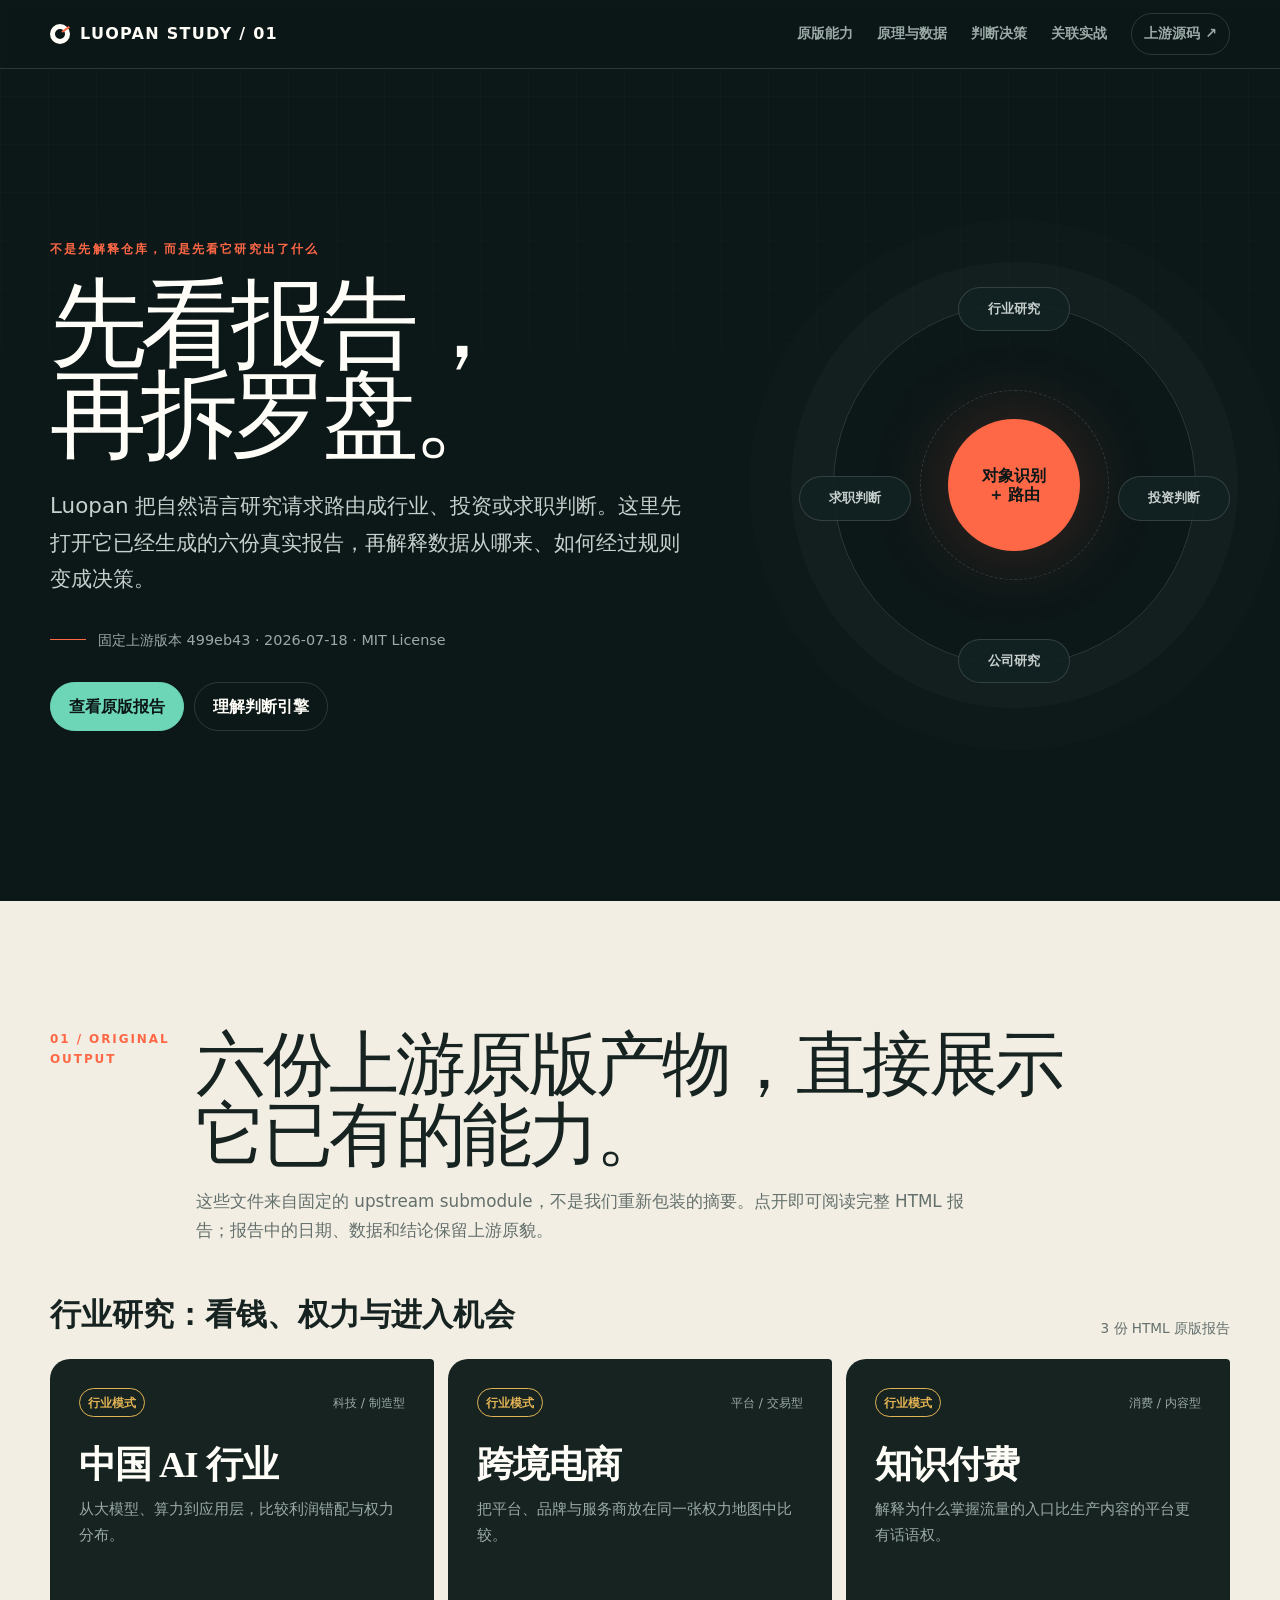
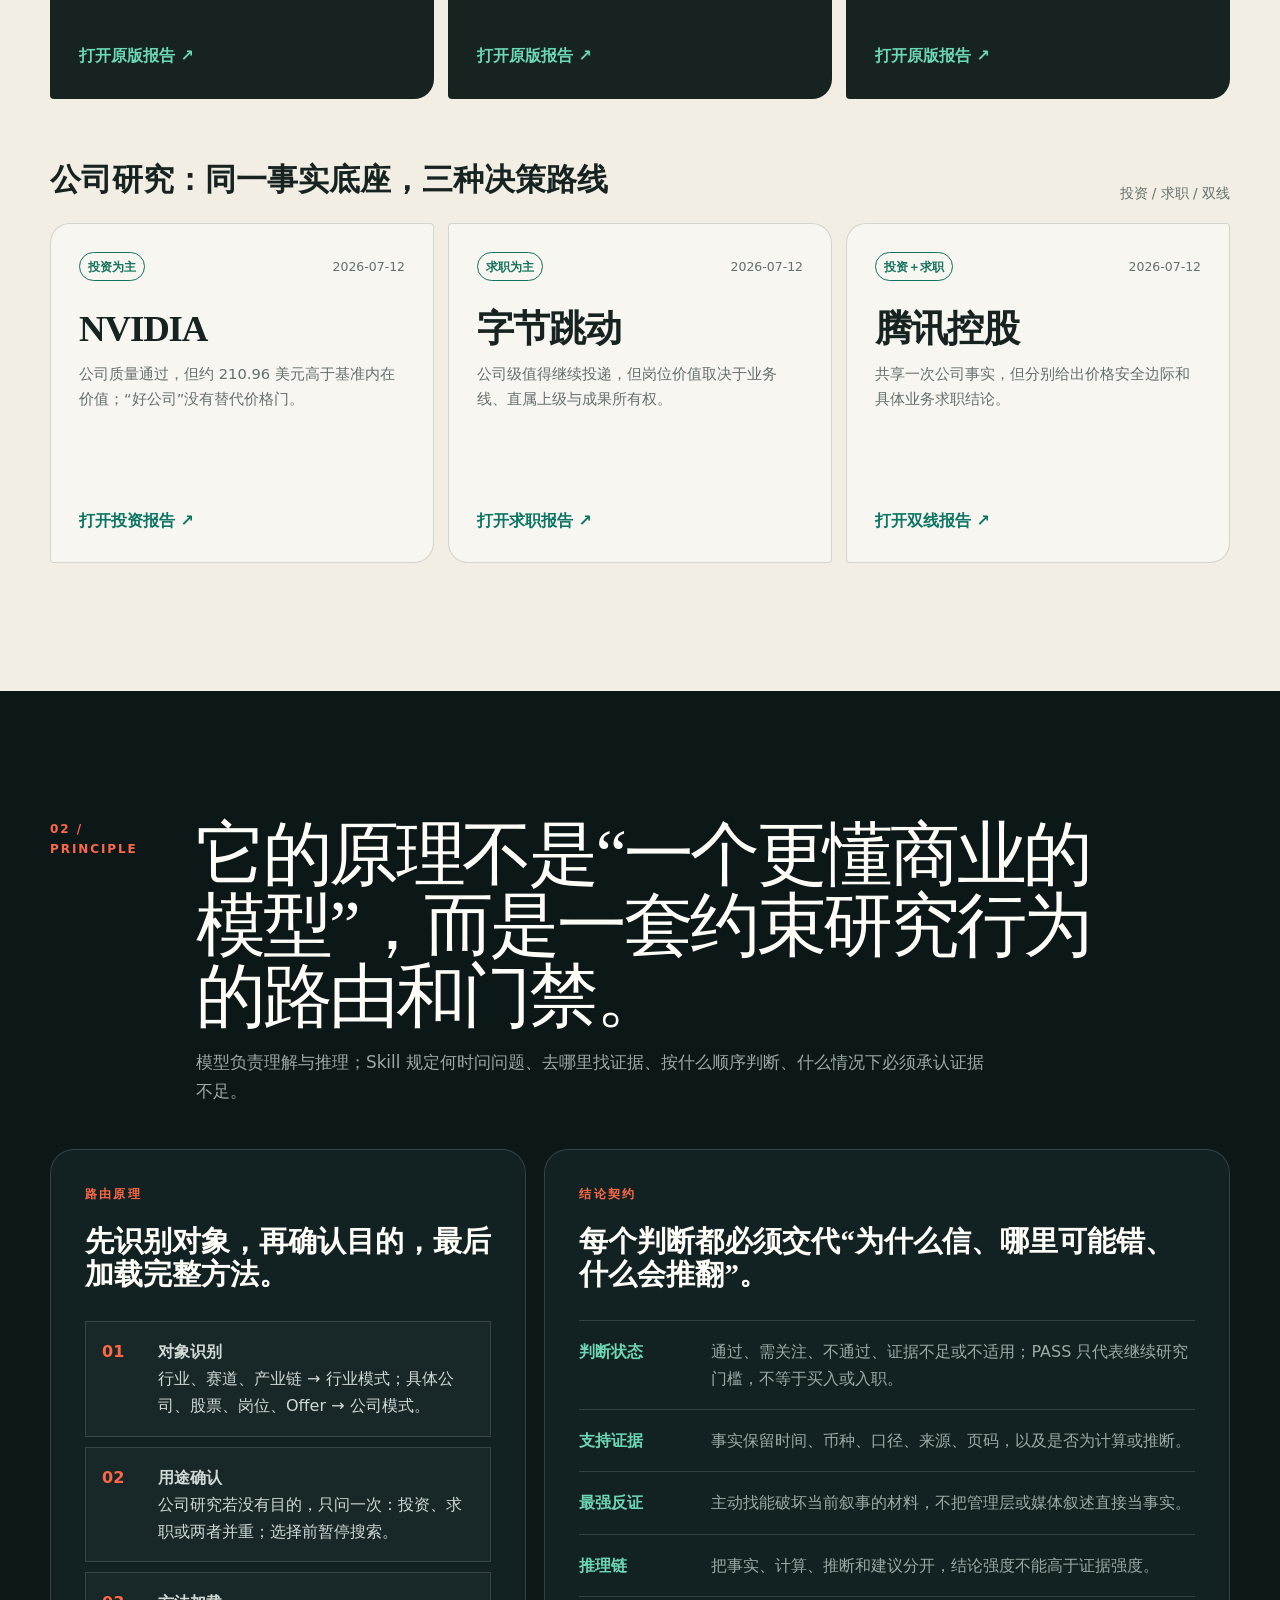
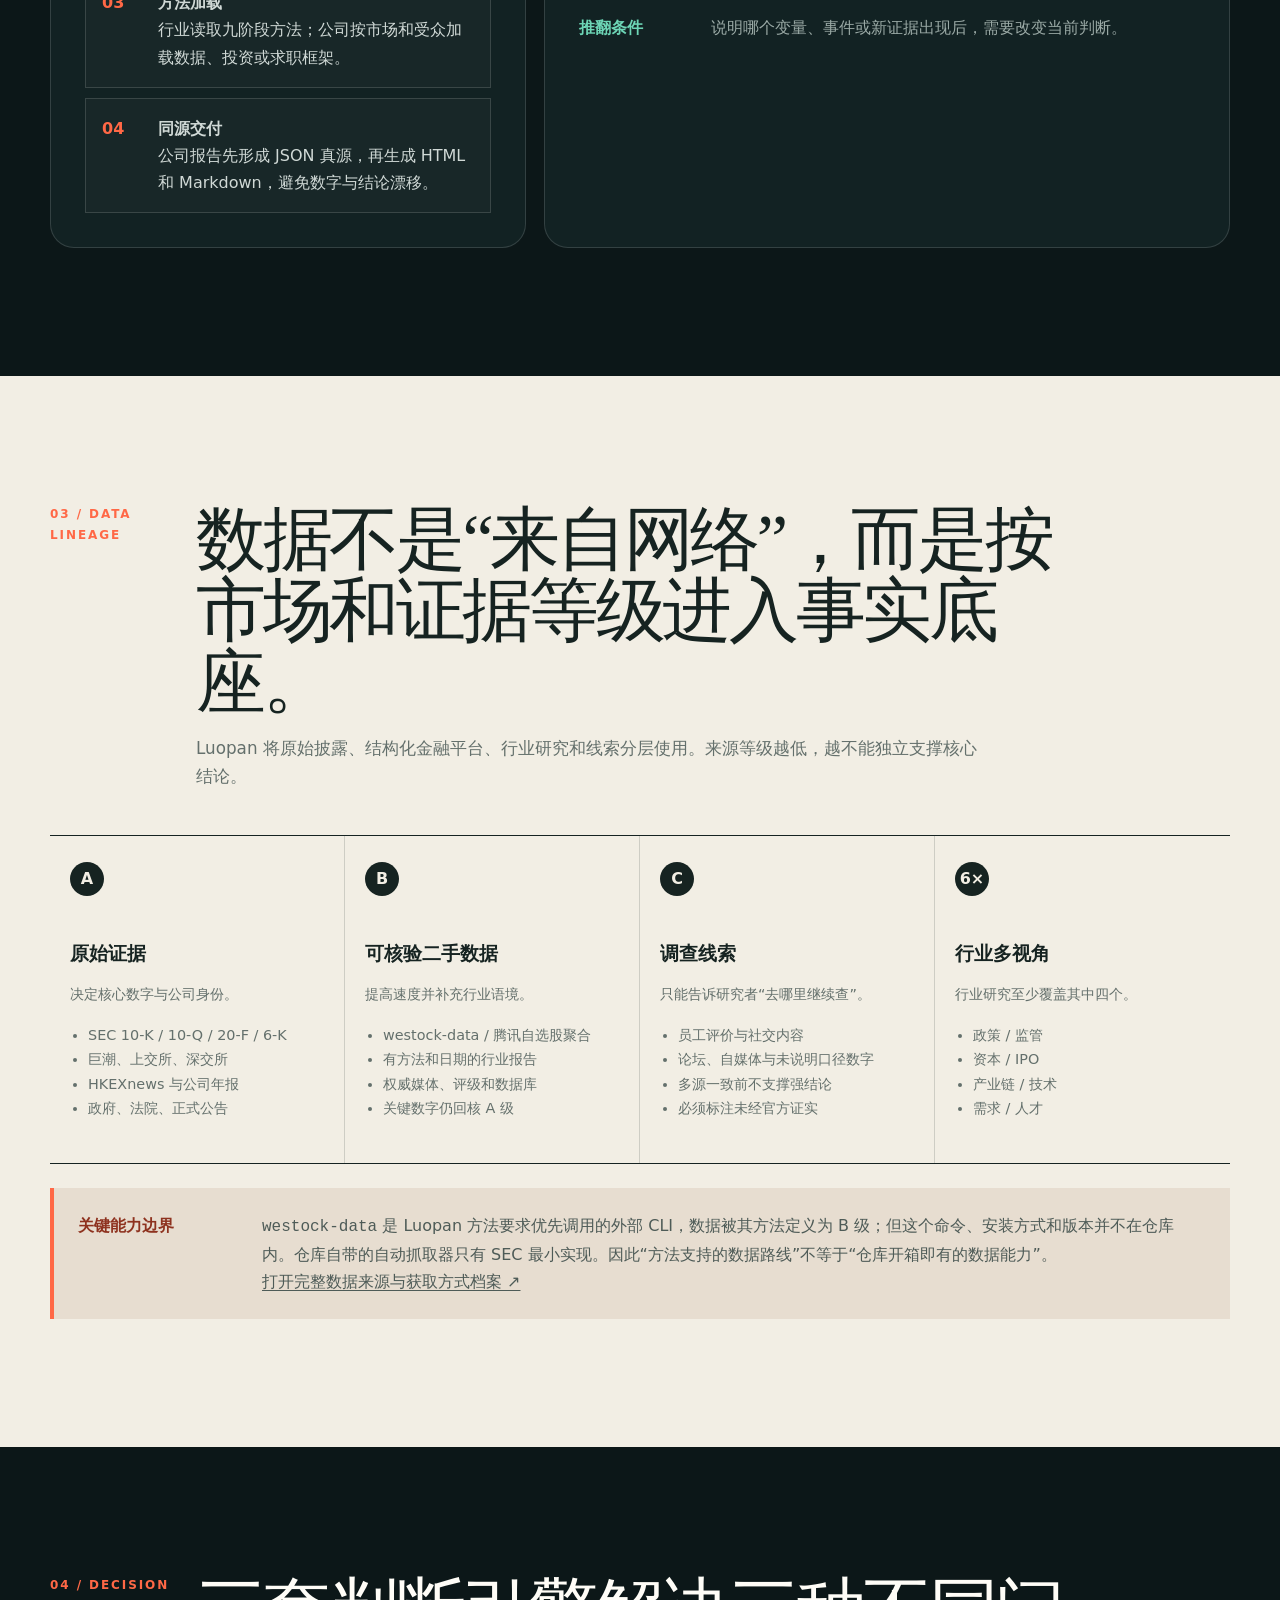
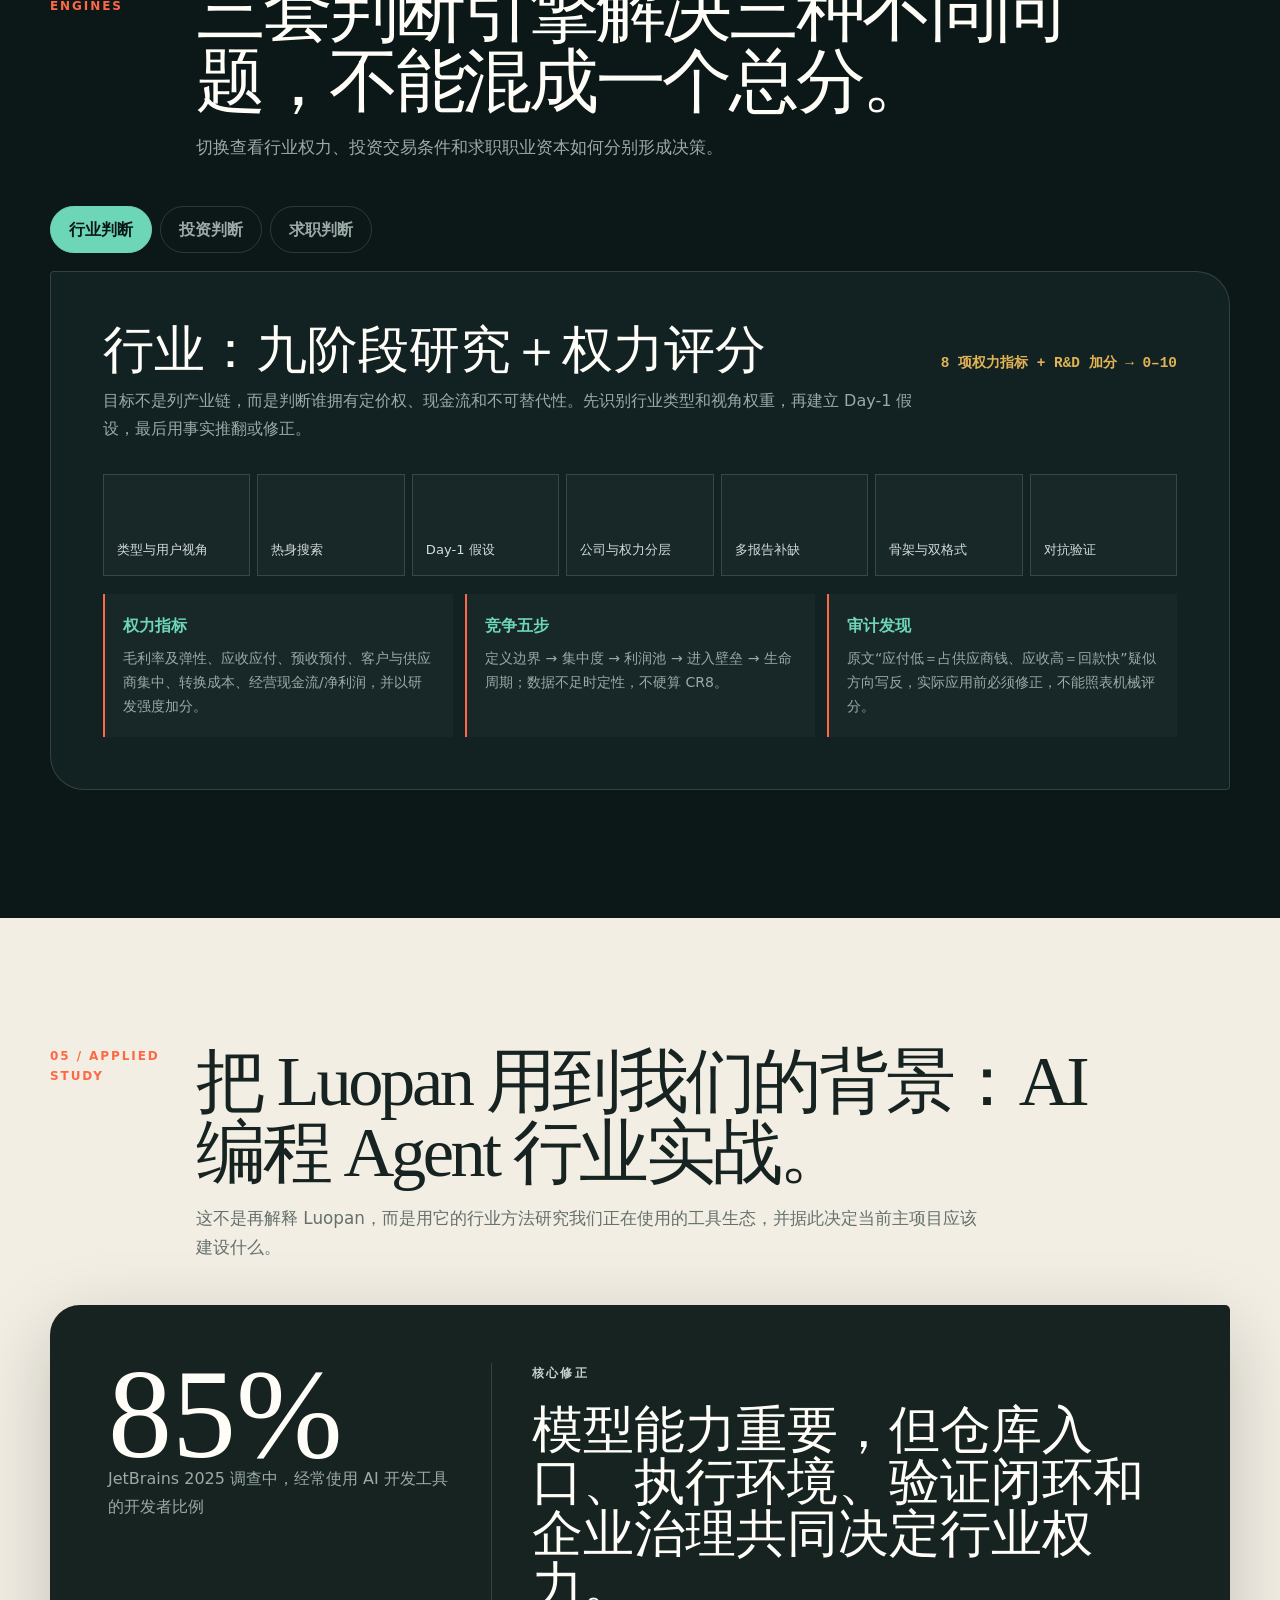
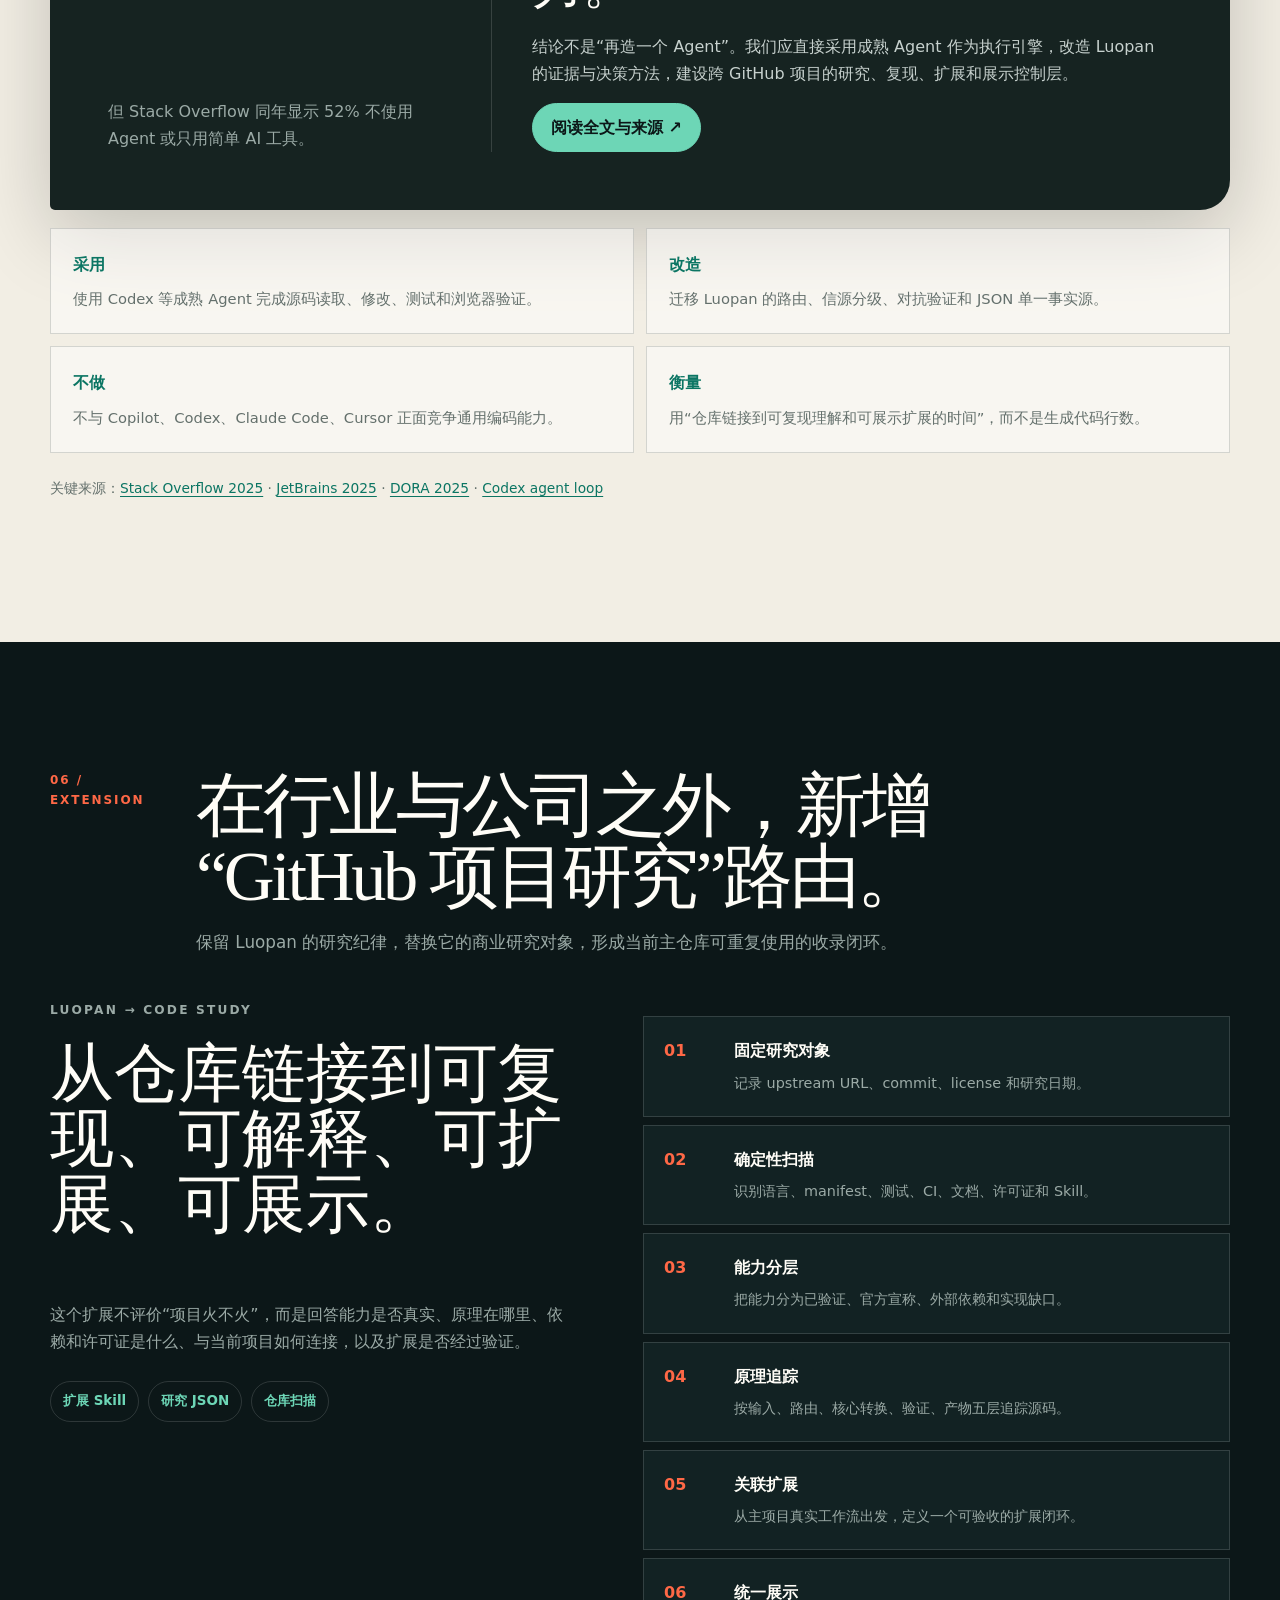
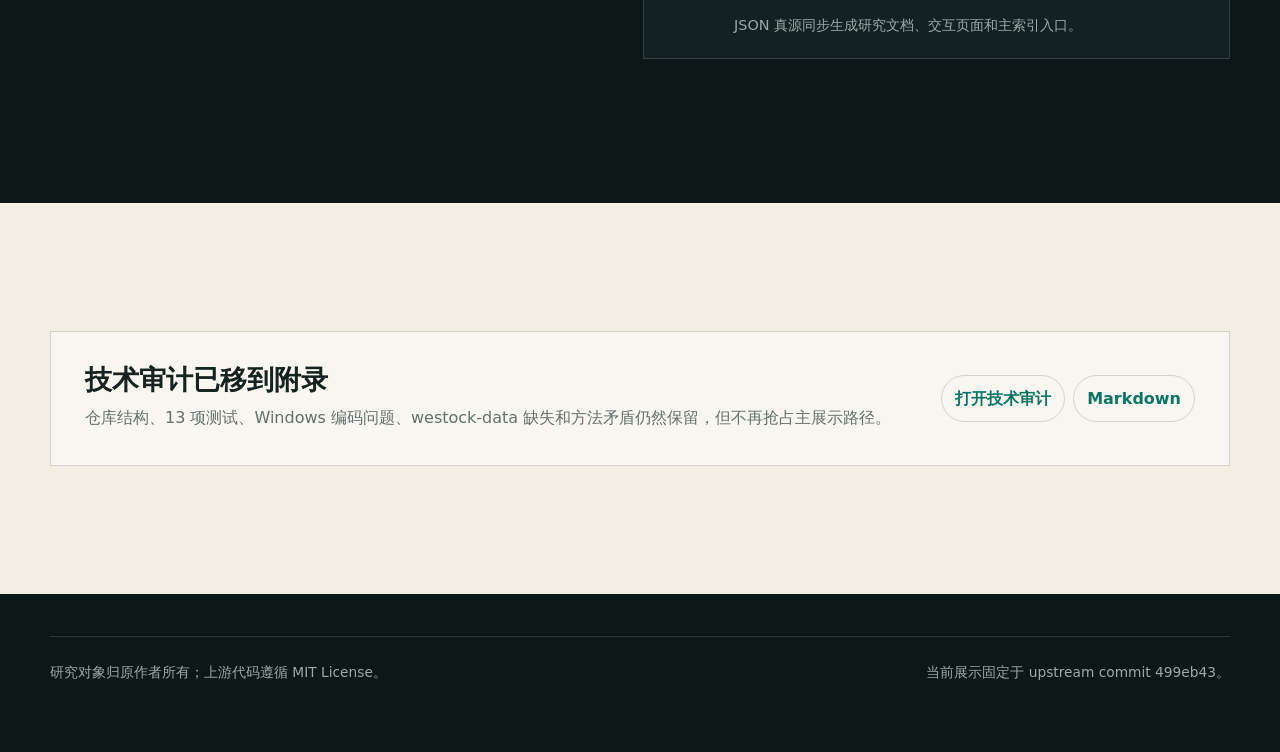
<file: projects/luopan/showcase/index.html>
<!doctype html>
<html lang="zh-CN">
<head>
  <meta charset="utf-8">
  <meta name="viewport" content="width=device-width, initial-scale=1">
  <meta name="description" content="Luopan 原版能力实演、工作原理、数据来源、判断引擎与 GitHub 项目研究扩展">
  <title>Luopan：先看报告，再拆罗盘</title>
  <link rel="stylesheet" href="styles.css">
</head>
<body>
  <a class="skip-link" href="#main">跳到主要内容</a>
  <noscript><div class="noscript">JavaScript 已关闭：全部内容仍可阅读，判断引擎会顺序展开显示。</div></noscript>

  <header class="site-header">
    <nav class="nav wrap" aria-label="主导航">
      <a class="brand" href="#top"><span class="brand-mark" aria-hidden="true"></span>LUOPAN STUDY / 01</a>
      <div class="nav-links">
        <a href="#original">原版能力</a>
        <a href="#principle">原理与数据</a>
        <a href="#decision">判断决策</a>
        <a href="#applied">关联实战</a>
        <a class="nav-source" href="https://github.com/zhangxiaoqiang1991/luopan" target="_blank" rel="noopener">上游源码 ↗</a>
      </div>
    </nav>
  </header>

  <main id="main">
    <section class="hero wrap" id="top">
      <div>
        <p class="kicker">不是先解释仓库，而是先看它研究出了什么</p>
        <h1>先看报告，<br>再拆罗盘。</h1>
        <p class="hero-lede">Luopan 把自然语言研究请求路由成行业、投资或求职判断。这里先打开它已经生成的六份真实报告，再解释数据从哪来、如何经过规则变成决策。</p>
        <p class="hero-note">固定上游版本 499eb43 · 2026-07-18 · MIT License</p>
        <div class="actions">
          <a class="button button-primary" href="#original">查看原版报告</a>
          <a class="button" href="#decision">理解判断引擎</a>
        </div>
      </div>

      <div class="compass-stage" aria-label="Luopan 路由图：行业与公司，公司继续分为投资和求职">
        <span class="compass-node node-top">行业研究</span>
        <span class="compass-node node-right">投资判断</span>
        <span class="compass-node node-bottom">公司研究</span>
        <span class="compass-node node-left">求职判断</span>
        <div class="compass-core">对象识别<br>＋ 路由</div>
      </div>
    </section>

    <section class="section light-section" id="original">
      <div class="wrap">
        <div class="section-head">
          <span class="section-index">01 / ORIGINAL OUTPUT</span>
          <div><h2>六份上游原版产物，直接展示它已有的能力。</h2><p class="section-lede">这些文件来自固定的 upstream submodule，不是我们重新包装的摘要。点开即可阅读完整 HTML 报告；报告中的日期、数据和结论保留上游原貌。</p></div>
        </div>

        <div class="mode-block">
          <div class="subhead"><h3>行业研究：看钱、权力与进入机会</h3><span>3 份 HTML 原版报告</span></div>
          <div class="report-grid">
            <a class="report-card industry" href="../upstream/test-output/AI行业-行业研究.html" target="_blank">
              <div><div class="report-meta"><span class="report-route">行业模式</span><span>科技 / 制造型</span></div><h3>中国 AI 行业</h3><p>从大模型、算力到应用层，比较利润错配与权力分布。</p></div><span class="report-open">打开原版报告 ↗</span>
            </a>
            <a class="report-card industry" href="../upstream/test-output/跨境电商-行业研究.html" target="_blank">
              <div><div class="report-meta"><span class="report-route">行业模式</span><span>平台 / 交易型</span></div><h3>跨境电商</h3><p>把平台、品牌与服务商放在同一张权力地图中比较。</p></div><span class="report-open">打开原版报告 ↗</span>
            </a>
            <a class="report-card industry" href="../upstream/test-output/知识付费-行业研究.html" target="_blank">
              <div><div class="report-meta"><span class="report-route">行业模式</span><span>消费 / 内容型</span></div><h3>知识付费</h3><p>解释为什么掌握流量的入口比生产内容的平台更有话语权。</p></div><span class="report-open">打开原版报告 ↗</span>
            </a>
          </div>
        </div>

        <div class="mode-block">
          <div class="subhead"><h3>公司研究：同一事实底座，三种决策路线</h3><span>投资 / 求职 / 双线</span></div>
          <div class="report-grid">
            <a class="report-card company" href="../upstream/review-output/NVIDIA-公司调研-2026-07-12.html" target="_blank">
              <div><div class="report-meta"><span class="report-route">投资为主</span><span>2026-07-12</span></div><h3>NVIDIA</h3><p>公司质量通过，但约 210.96 美元高于基准内在价值；“好公司”没有替代价格门。</p></div><span class="report-open">打开投资报告 ↗</span>
            </a>
            <a class="report-card company" href="../upstream/review-output/字节跳动-公司调研-2026-07-12.html" target="_blank">
              <div><div class="report-meta"><span class="report-route">求职为主</span><span>2026-07-12</span></div><h3>字节跳动</h3><p>公司级值得继续投递，但岗位价值取决于业务线、直属上级与成果所有权。</p></div><span class="report-open">打开求职报告 ↗</span>
            </a>
            <a class="report-card company" href="../upstream/review-output/腾讯控股-公司调研-2026-07-12.html" target="_blank">
              <div><div class="report-meta"><span class="report-route">投资＋求职</span><span>2026-07-12</span></div><h3>腾讯控股</h3><p>共享一次公司事实，但分别给出价格安全边际和具体业务求职结论。</p></div><span class="report-open">打开双线报告 ↗</span>
            </a>
          </div>
        </div>
      </div>
    </section>

    <section class="section dark-section" id="principle">
      <div class="wrap">
        <div class="section-head">
          <span class="section-index">02 / PRINCIPLE</span>
          <div><h2>它的原理不是“一个更懂商业的模型”，而是一套约束研究行为的路由和门禁。</h2><p class="section-lede">模型负责理解与推理；Skill 规定何时问问题、去哪里找证据、按什么顺序判断、什么情况下必须承认证据不足。</p></div>
        </div>

        <div class="principle-grid">
          <article class="route-card">
            <p class="kicker">路由原理</p>
            <h3>先识别对象，再确认目的，最后加载完整方法。</h3>
            <div class="route-stack">
              <div class="route-step"><b>01</b><span><strong>对象识别</strong><br>行业、赛道、产业链 → 行业模式；具体公司、股票、岗位、Offer → 公司模式。</span></div>
              <div class="route-step"><b>02</b><span><strong>用途确认</strong><br>公司研究若没有目的，只问一次：投资、求职或两者并重；选择前暂停搜索。</span></div>
              <div class="route-step"><b>03</b><span><strong>方法加载</strong><br>行业读取九阶段方法；公司按市场和受众加载数据、投资或求职框架。</span></div>
              <div class="route-step"><b>04</b><span><strong>同源交付</strong><br>公司报告先形成 JSON 真源，再生成 HTML 和 Markdown，避免数字与结论漂移。</span></div>
            </div>
          </article>

          <article class="contract-card">
            <p class="kicker">结论契约</p>
            <h3>每个判断都必须交代“为什么信、哪里可能错、什么会推翻”。</h3>
            <ul class="contract-list">
              <li><strong>判断状态</strong><span>通过、需关注、不通过、证据不足或不适用；PASS 只代表继续研究门槛，不等于买入或入职。</span></li>
              <li><strong>支持证据</strong><span>事实保留时间、币种、口径、来源、页码，以及是否为计算或推断。</span></li>
              <li><strong>最强反证</strong><span>主动找能破坏当前叙事的材料，不把管理层或媒体叙述直接当事实。</span></li>
              <li><strong>推理链</strong><span>把事实、计算、推断和建议分开，结论强度不能高于证据强度。</span></li>
              <li><strong>推翻条件</strong><span>说明哪个变量、事件或新证据出现后，需要改变当前判断。</span></li>
            </ul>
          </article>
        </div>
      </div>
    </section>

    <section class="section light-section" id="data">
      <div class="wrap">
        <div class="section-head">
          <span class="section-index">03 / DATA LINEAGE</span>
          <div><h2>数据不是“来自网络”，而是按市场和证据等级进入事实底座。</h2><p class="section-lede">Luopan 将原始披露、结构化金融平台、行业研究和线索分层使用。来源等级越低，越不能独立支撑核心结论。</p></div>
        </div>

        <div class="data-map">
          <article class="data-tier"><span class="tier-label">A</span><h3>原始证据</h3><p>决定核心数字与公司身份。</p><ul><li>SEC 10-K / 10-Q / 20-F / 6-K</li><li>巨潮、上交所、深交所</li><li>HKEXnews 与公司年报</li><li>政府、法院、正式公告</li></ul></article>
          <article class="data-tier"><span class="tier-label">B</span><h3>可核验二手数据</h3><p>提高速度并补充行业语境。</p><ul><li>westock-data / 腾讯自选股聚合</li><li>有方法和日期的行业报告</li><li>权威媒体、评级和数据库</li><li>关键数字仍回核 A 级</li></ul></article>
          <article class="data-tier"><span class="tier-label">C</span><h3>调查线索</h3><p>只能告诉研究者“去哪里继续查”。</p><ul><li>员工评价与社交内容</li><li>论坛、自媒体与未说明口径数字</li><li>多源一致前不支撑强结论</li><li>必须标注未经官方证实</li></ul></article>
          <article class="data-tier"><span class="tier-label">6×</span><h3>行业多视角</h3><p>行业研究至少覆盖其中四个。</p><ul><li>政策 / 监管</li><li>资本 / IPO</li><li>产业链 / 技术</li><li>需求 / 人才</li></ul></article>
        </div>

        <div class="dependency-note">
          <strong>关键能力边界</strong>
          <p><code>westock-data</code> 是 Luopan 方法要求优先调用的外部 CLI，数据被其方法定义为 B 级；但这个命令、安装方式和版本并不在仓库内。仓库自带的自动抓取器只有 SEC 最小实现。因此“方法支持的数据路线”不等于“仓库开箱即有的数据能力”。<br><a href="../docs/data-sources-and-acquisition.md" target="_blank">打开完整数据来源与获取方式档案 ↗</a></p>
        </div>
      </div>
    </section>

    <section class="section dark-section" id="decision">
      <div class="wrap">
        <div class="section-head">
          <span class="section-index">04 / DECISION ENGINES</span>
          <div><h2>三套判断引擎解决三种不同问题，不能混成一个总分。</h2><p class="section-lede">切换查看行业权力、投资交易条件和求职职业资本如何分别形成决策。</p></div>
        </div>

        <div class="engine-tabs" role="tablist" aria-label="判断引擎">
          <button id="tab-industry" role="tab" aria-selected="true" aria-controls="panel-industry">行业判断</button>
          <button id="tab-investment" role="tab" aria-selected="false" aria-controls="panel-investment" tabindex="-1">投资判断</button>
          <button id="tab-career" role="tab" aria-selected="false" aria-controls="panel-career" tabindex="-1">求职判断</button>
        </div>

        <article class="engine-panel" id="panel-industry" role="tabpanel" aria-labelledby="tab-industry">
          <div class="engine-title"><h3>行业：九阶段研究＋权力评分</h3><span class="formula">8 项权力指标 + R&amp;D 加分 → 0–10</span></div>
          <p>目标不是列产业链，而是判断谁拥有定价权、现金流和不可替代性。先识别行业类型和视角权重，再建立 Day-1 假设，最后用事实推翻或修正。</p>
          <div class="engine-flow"><span>类型与用户视角</span><span>热身搜索</span><span>Day-1 假设</span><span>公司与权力分层</span><span>多报告补缺</span><span>骨架与双格式</span><span>对抗验证</span></div>
          <div class="engine-rules">
            <div class="engine-rule"><strong>权力指标</strong><p>毛利率及弹性、应收应付、预收预付、客户与供应商集中、转换成本、经营现金流/净利润，并以研发强度加分。</p></div>
            <div class="engine-rule"><strong>竞争五步</strong><p>定义边界 → 集中度 → 利润池 → 进入壁垒 → 生命周期；数据不足时定性，不硬算 CR8。</p></div>
            <div class="engine-rule"><strong>审计发现</strong><p>原文“应付低＝占供应商钱、应收高＝回款快”疑似方向写反，实际应用前必须修正，不能照表机械评分。</p></div>
          </div>
        </article>

        <article class="engine-panel" id="panel-investment" role="tabpanel" aria-labelledby="tab-investment">
          <div class="engine-title"><h3>投资：七道门，最后才判断价格</h3><span class="formula">安全边际 = (基准价值 − 当前价格) / 基准价值</span></div>
          <p>先判断是否理解公司和财务是否可信，再判断商业模式、护城河、管理层与风险；公司质量通过后，当前交易条件仍可能失败。</p>
          <div class="engine-flow"><span>业务可理解性</span><span>商业模式</span><span>护城河</span><span>管理层与文化</span><span>财务质量</span><span>风险与反证</span><span>价格与机会成本</span></div>
          <div class="engine-rules">
            <div class="engine-rule"><strong>三情景估值</strong><p>悲观、基准、乐观分别写现金流、利润率、再投资、折现率、终值、债务和稀释；高敏感时输出区间。</p></div>
            <div class="engine-rule"><strong>反向估值</strong><p>从当前市值倒推市场押注的增长、利润率和终值，检查是否需要长期接近乐观情景。</p></div>
            <div class="engine-rule"><strong>价格门</strong><p>高/中/低可预测性参考 15–20%、25–30%、35–50%+ 安全边际；这是执行校准，不是市场定律。</p></div>
          </div>
        </article>

        <article class="engine-panel" id="panel-career" role="tabpanel" aria-labelledby="tab-career">
          <div class="engine-title"><h3>求职：五层漏斗，结论随信息层级升级</h3><span class="formula">职业资本净收益 = 获得 − 时间 − 风险 − 最佳机会</span></div>
          <p>公司名只能得到公司级初筛；加入业务线后升级为业务级判断；只有岗位、职级、薪酬、上级、团队和个人目标齐全，才可能形成 Offer 级建议。</p>
          <div class="engine-flow five"><span>公司会不会沉</span><span>业务是不是核心舱</span><span>岗位能积累什么</span><span>上级与组织是否可靠</span><span>是否适合这个人</span></div>
          <div class="engine-rules">
            <div class="engine-rule"><strong>岗位价值</strong><p>能力密度、成果所有权、资源杠杆、可迁移性和两三年后的选择权增量。</p></div>
            <div class="engine-rule"><strong>风险分级</strong><p>一票否决、强制核实、普通代价分开；不是看到任一红灯就机械跳过。</p></div>
            <div class="engine-rule"><strong>面试验证</strong><p>输出 10 个低防御问题，向 HR、经理和未来同事交叉验证；绿黄红只用于用户后台复盘。</p></div>
          </div>
        </article>
      </div>
    </section>

    <section class="section light-section" id="applied">
      <div class="wrap">
        <div class="section-head">
          <span class="section-index">05 / APPLIED STUDY</span>
          <div><h2>把 Luopan 用到我们的背景：AI 编程 Agent 行业实战。</h2><p class="section-lede">这不是再解释 Luopan，而是用它的行业方法研究我们正在使用的工具生态，并据此决定当前主项目应该建设什么。</p></div>
        </div>

        <div class="case-hero">
          <div class="case-stat"><div><strong>85%</strong><span>JetBrains 2025 调查中，经常使用 AI 开发工具的开发者比例</span></div><span>但 Stack Overflow 同年显示 52% 不使用 Agent 或只用简单 AI 工具。</span></div>
          <div class="case-copy">
            <p class="kicker">核心修正</p>
            <h3>模型能力重要，但仓库入口、执行环境、验证闭环和企业治理共同决定行业权力。</h3>
            <p>结论不是“再造一个 Agent”。我们应直接采用成熟 Agent 作为执行引擎，改造 Luopan 的证据与决策方法，建设跨 GitHub 项目的研究、复现、扩展和展示控制层。</p>
            <a class="button button-primary" href="../applied/ai-coding-agents-2026.md" target="_blank">阅读全文与来源 ↗</a>
          </div>
        </div>

        <div class="case-judgments">
          <article class="judgment"><b>采用</b><p>使用 Codex 等成熟 Agent 完成源码读取、修改、测试和浏览器验证。</p></article>
          <article class="judgment"><b>改造</b><p>迁移 Luopan 的路由、信源分级、对抗验证和 JSON 单一事实源。</p></article>
          <article class="judgment"><b>不做</b><p>不与 Copilot、Codex、Claude Code、Cursor 正面竞争通用编码能力。</p></article>
          <article class="judgment"><b>衡量</b><p>用“仓库链接到可复现理解和可展示扩展的时间”，而不是生成代码行数。</p></article>
        </div>
        <p class="case-source">关键来源：<a href="https://survey.stackoverflow.co/2025/ai" target="_blank" rel="noopener">Stack Overflow 2025</a> · <a href="https://blog.jetbrains.com/research/2025/10/state-of-developer-ecosystem-2025/" target="_blank" rel="noopener">JetBrains 2025</a> · <a href="https://dora.dev/research/2025/dora-report/" target="_blank" rel="noopener">DORA 2025</a> · <a href="https://openai.com/index/unrolling-the-codex-agent-loop/" target="_blank" rel="noopener">Codex agent loop</a></p>
      </div>
    </section>

    <section class="section dark-section" id="extension">
      <div class="wrap">
        <div class="section-head">
          <span class="section-index">06 / EXTENSION</span>
          <div><h2>在行业与公司之外，新增“GitHub 项目研究”路由。</h2><p class="section-lede">保留 Luopan 的研究纪律，替换它的商业研究对象，形成当前主仓库可重复使用的收录闭环。</p></div>
        </div>

        <div class="extension-stage">
          <div class="extension-copy"><p class="kicker">LUOPAN → CODE STUDY</p><h3>从仓库链接到可复现、可解释、可扩展、可展示。</h3><p>这个扩展不评价“项目火不火”，而是回答能力是否真实、原理在哪里、依赖和许可证是什么、与当前项目如何连接，以及扩展是否经过验证。</p><div class="artifact-links"><a href="../extension/study-github-projects/SKILL.md">扩展 Skill</a><a href="../research/luopan-study.json">研究 JSON</a><a href="../research/evidence/repo-scan.json">仓库扫描</a></div></div>
          <ol class="pipeline">
            <li><div><strong>固定研究对象</strong><span>记录 upstream URL、commit、license 和研究日期。</span></div></li>
            <li><div><strong>确定性扫描</strong><span>识别语言、manifest、测试、CI、文档、许可证和 Skill。</span></div></li>
            <li><div><strong>能力分层</strong><span>把能力分为已验证、官方宣称、外部依赖和实现缺口。</span></div></li>
            <li><div><strong>原理追踪</strong><span>按输入、路由、核心转换、验证、产物五层追踪源码。</span></div></li>
            <li><div><strong>关联扩展</strong><span>从主项目真实工作流出发，定义一个可验收的扩展闭环。</span></div></li>
            <li><div><strong>统一展示</strong><span>JSON 真源同步生成研究文档、交互页面和主索引入口。</span></div></li>
          </ol>
        </div>
      </div>
    </section>

    <section class="section light-section" id="appendix">
      <div class="wrap">
        <div class="appendix">
          <div><h3>技术审计已移到附录</h3><p>仓库结构、13 项测试、Windows 编码问题、westock-data 缺失和方法矛盾仍然保留，但不再抢占主展示路径。</p></div>
          <div class="appendix-links"><a href="audit/index.html">打开技术审计</a><a href="audit/analysis.md">Markdown</a></div>
        </div>
      </div>
    </section>
  </main>

  <footer class="wrap"><div class="footer-row"><span>研究对象归原作者所有；上游代码遵循 MIT License。</span><span>当前展示固定于 upstream commit 499eb43。</span></div></footer>
  <script src="app.js"></script>
</body>
</html>
</file>
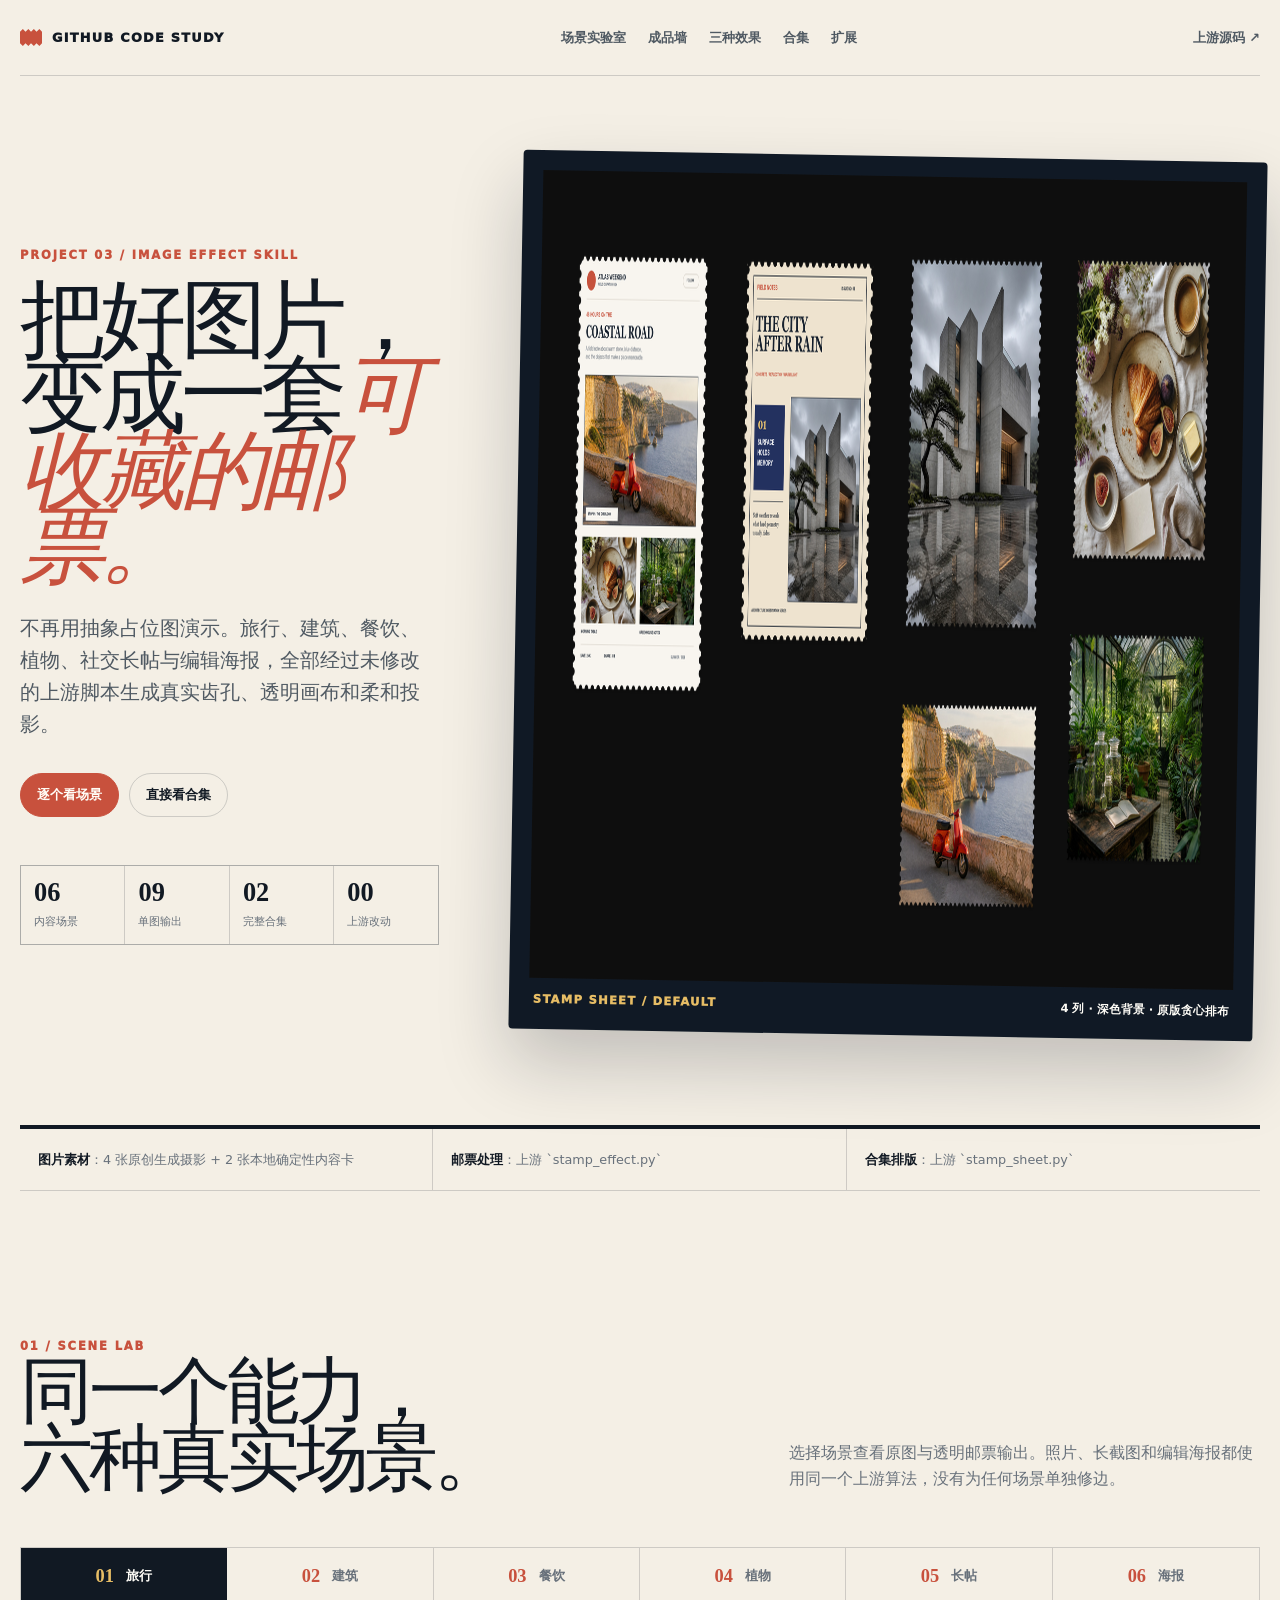
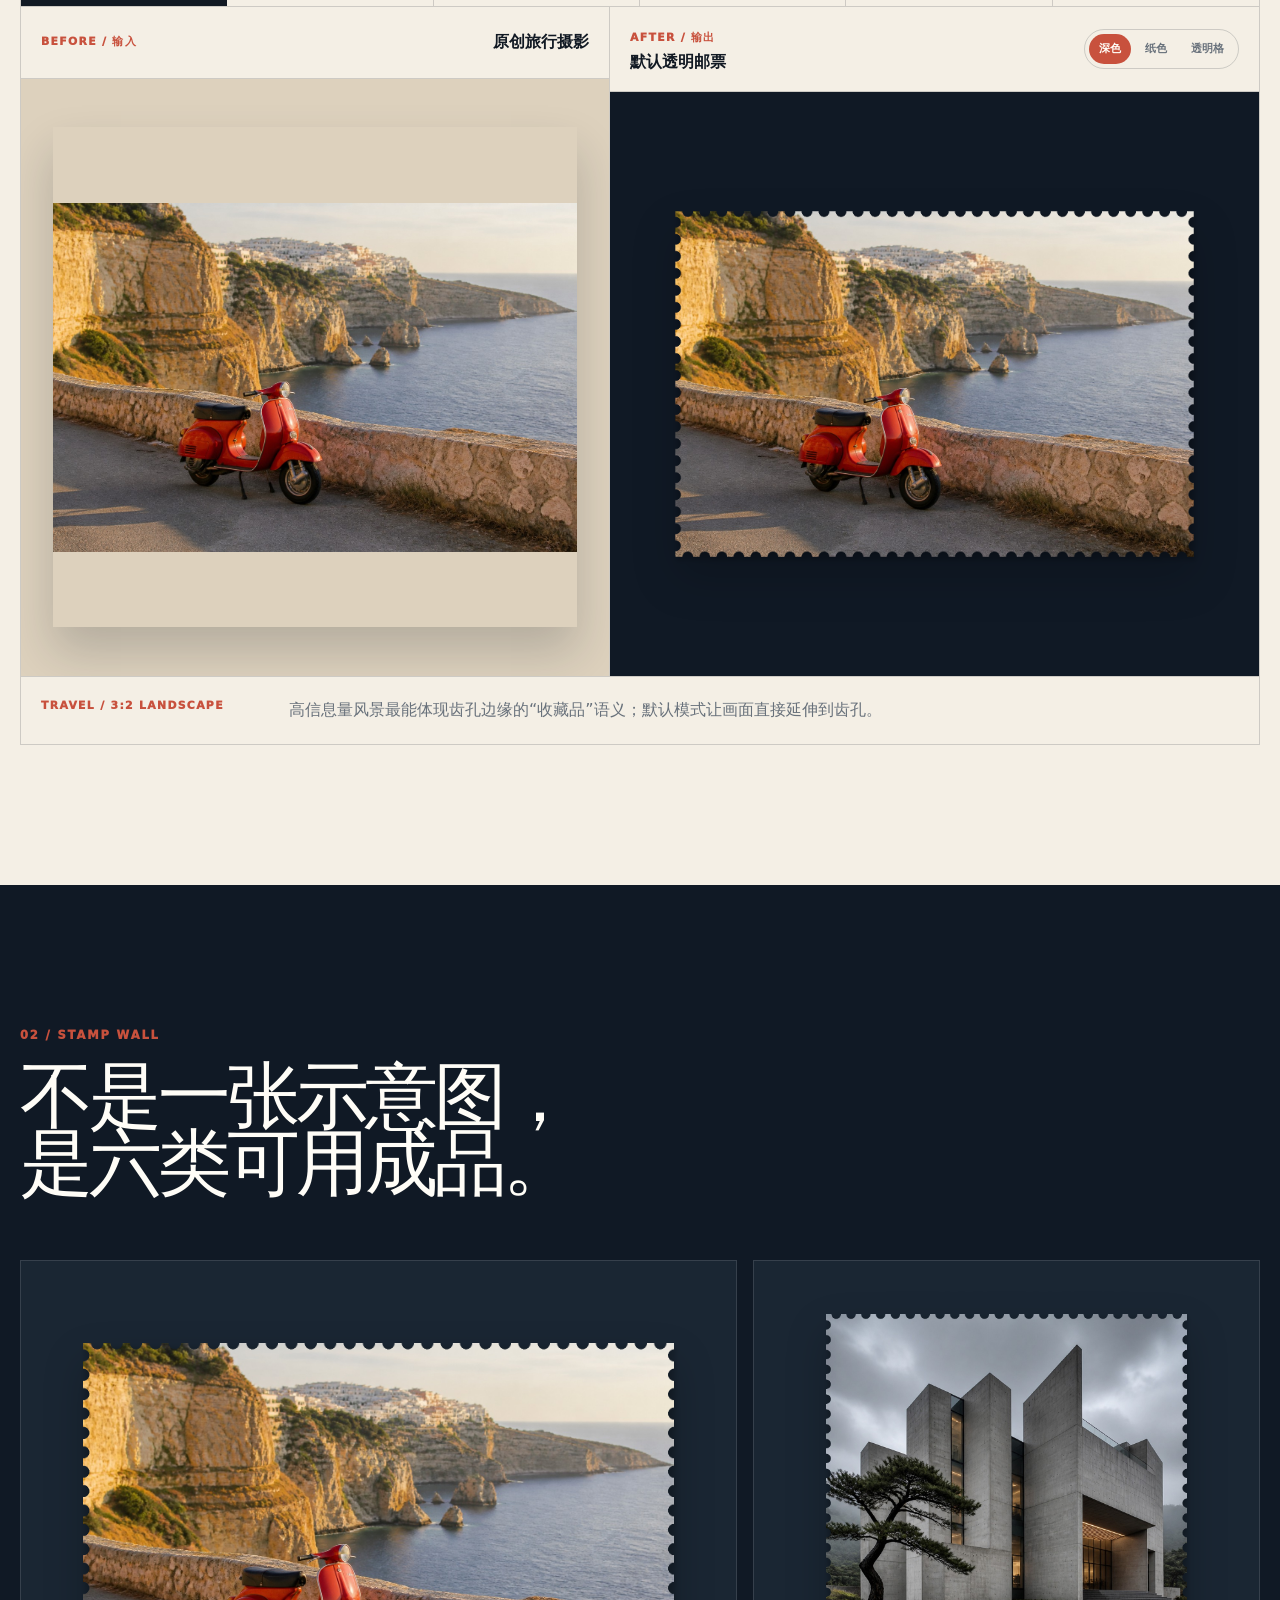
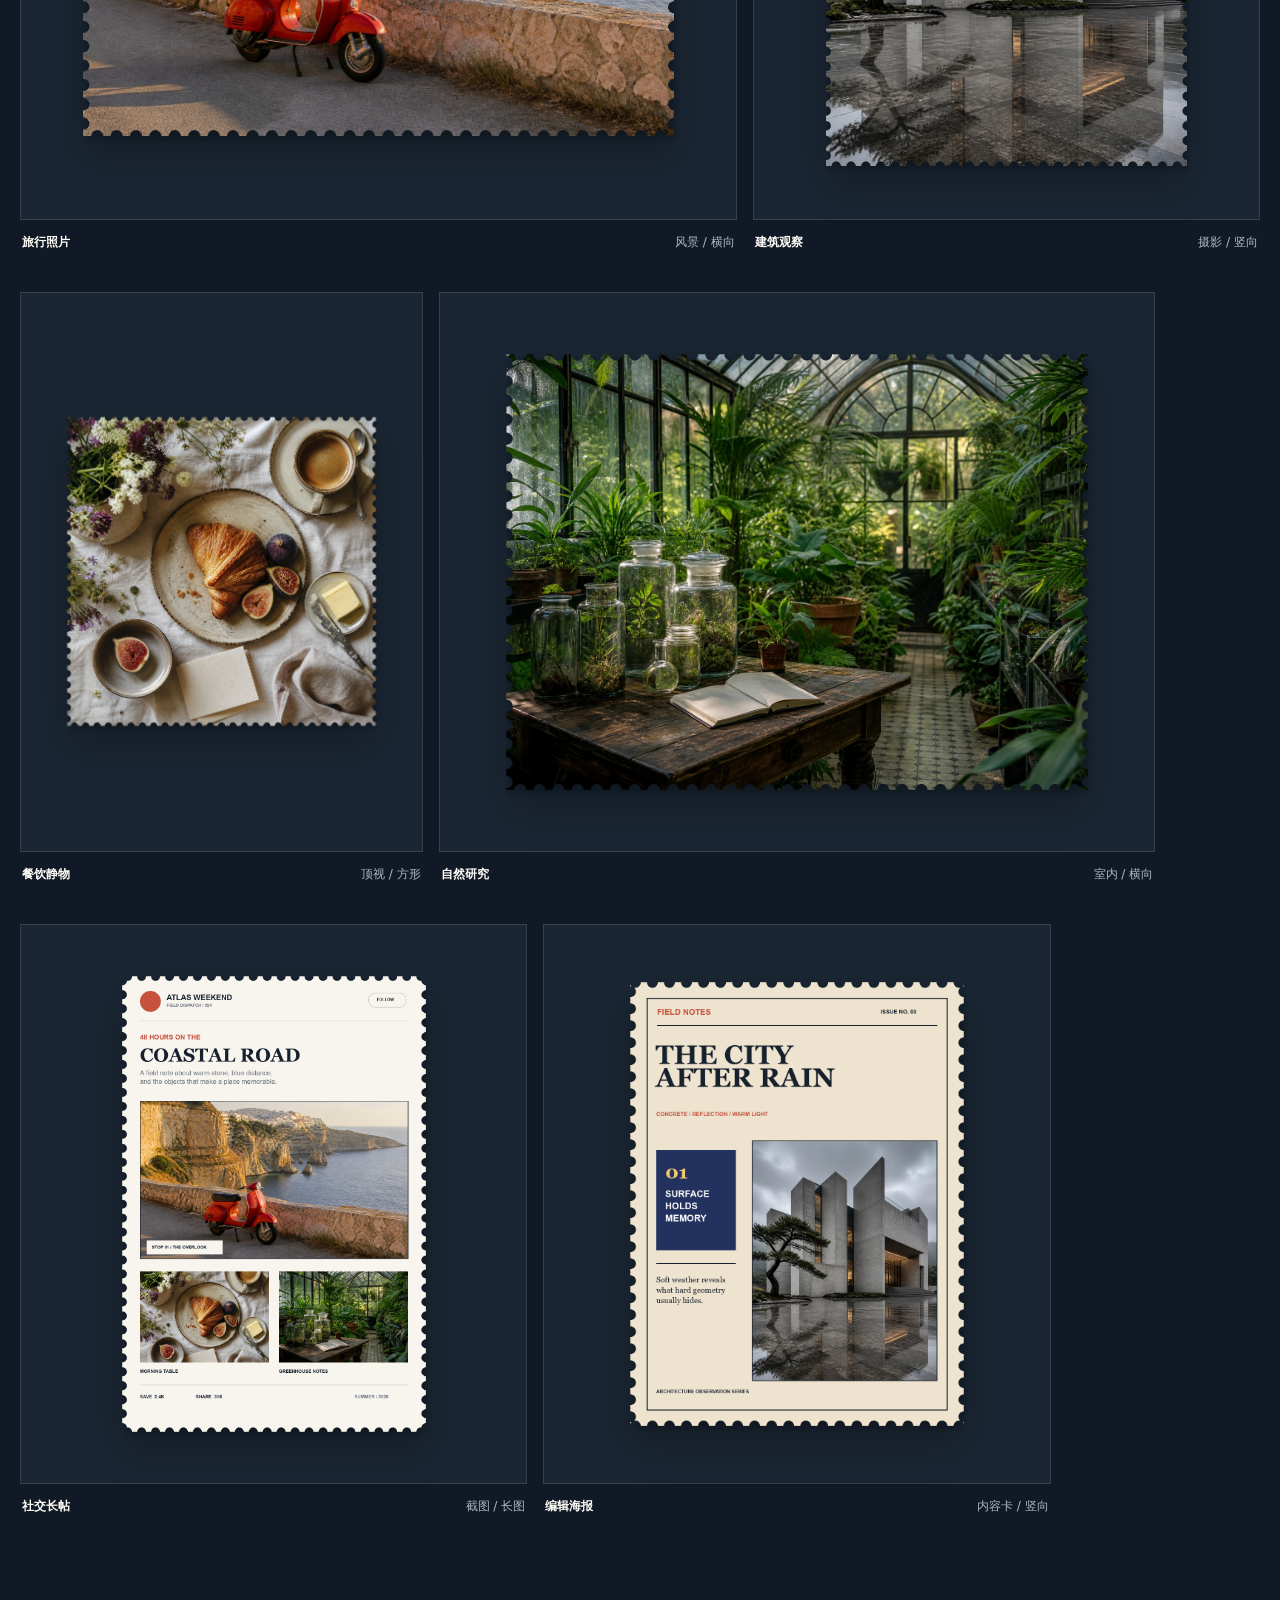
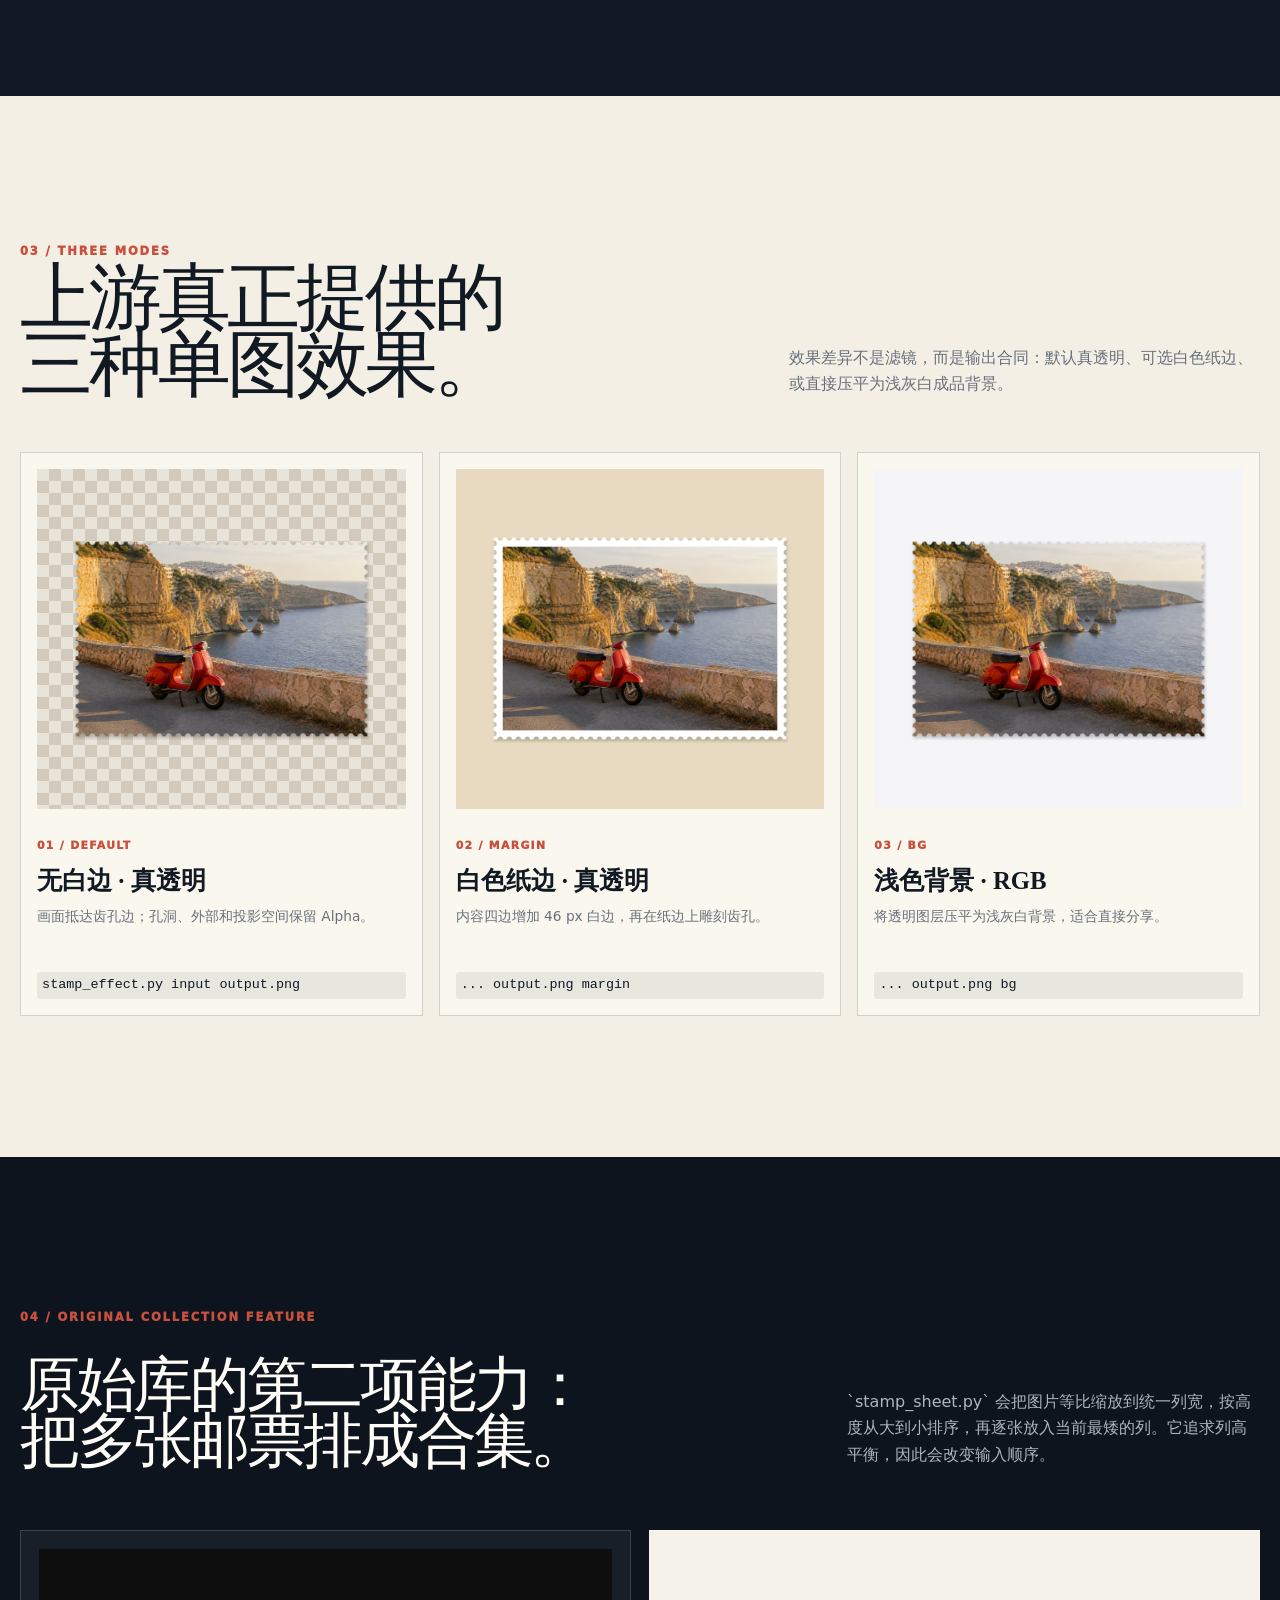
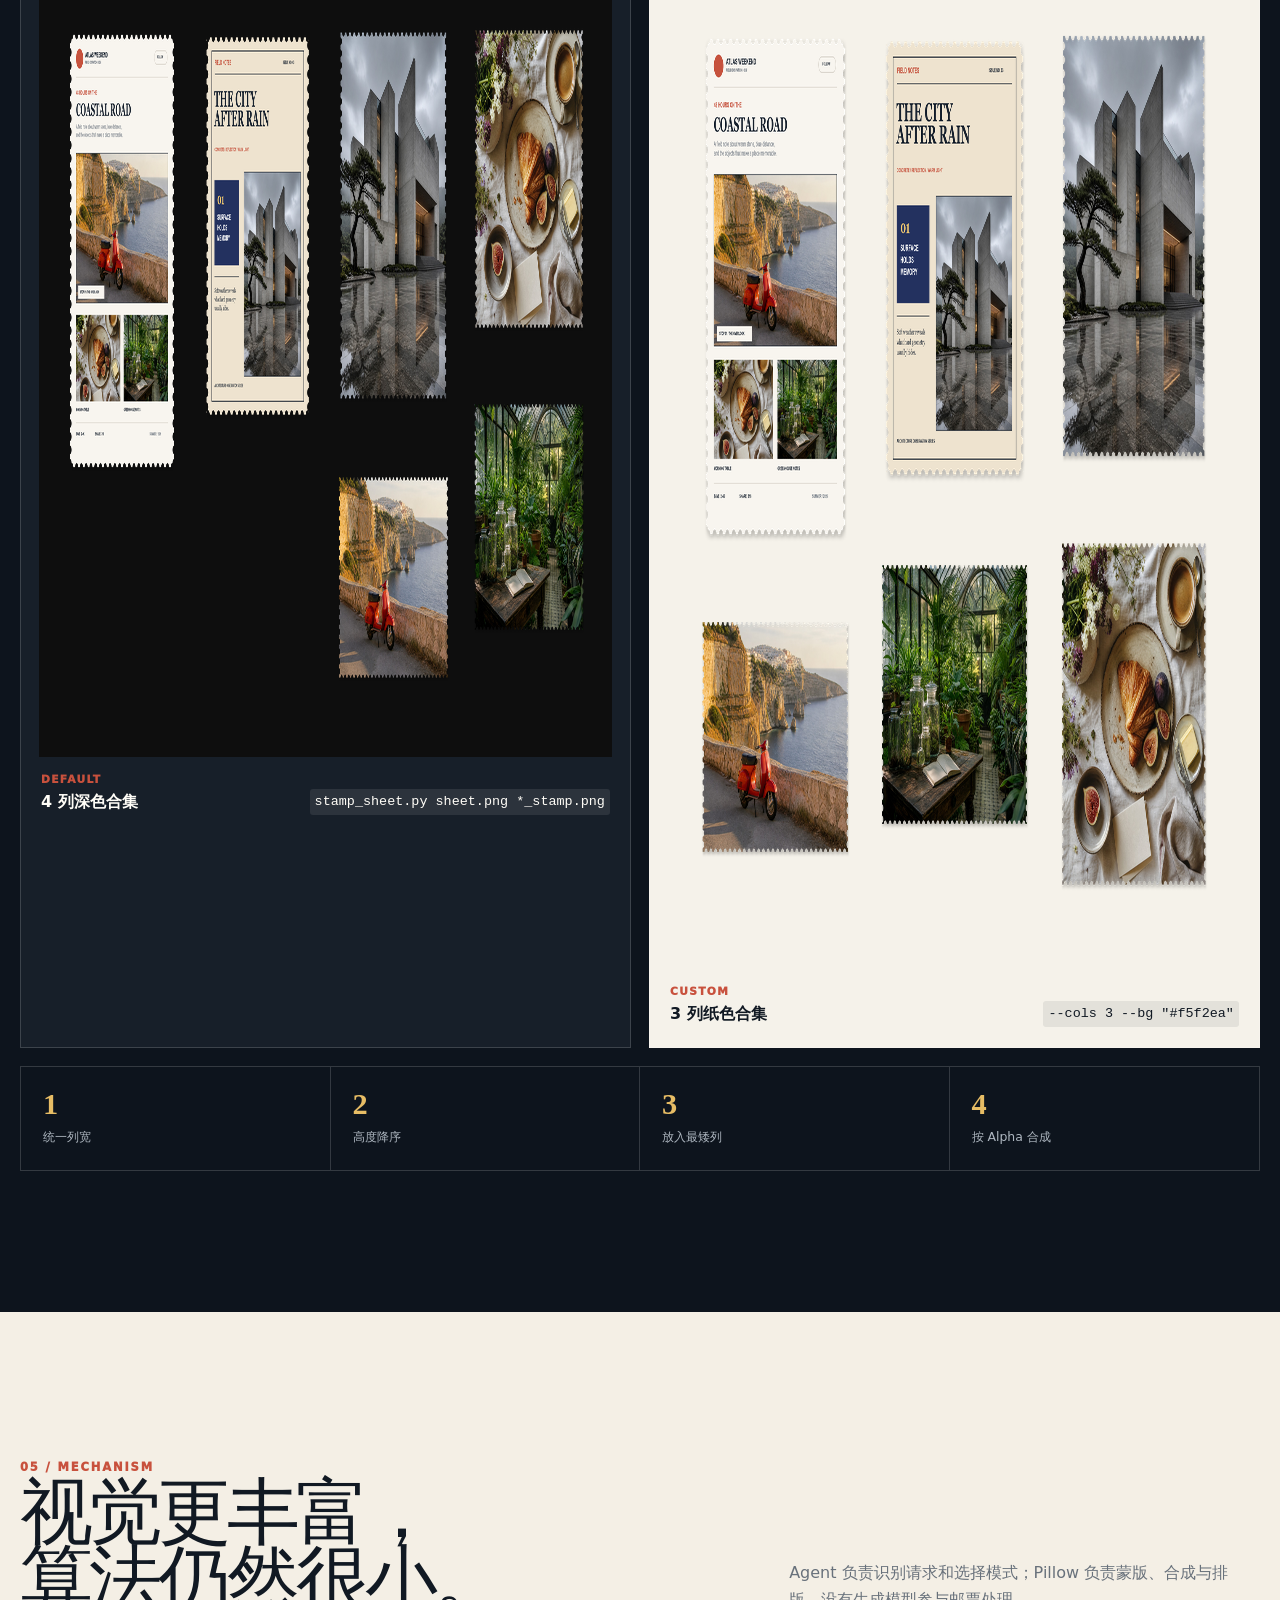
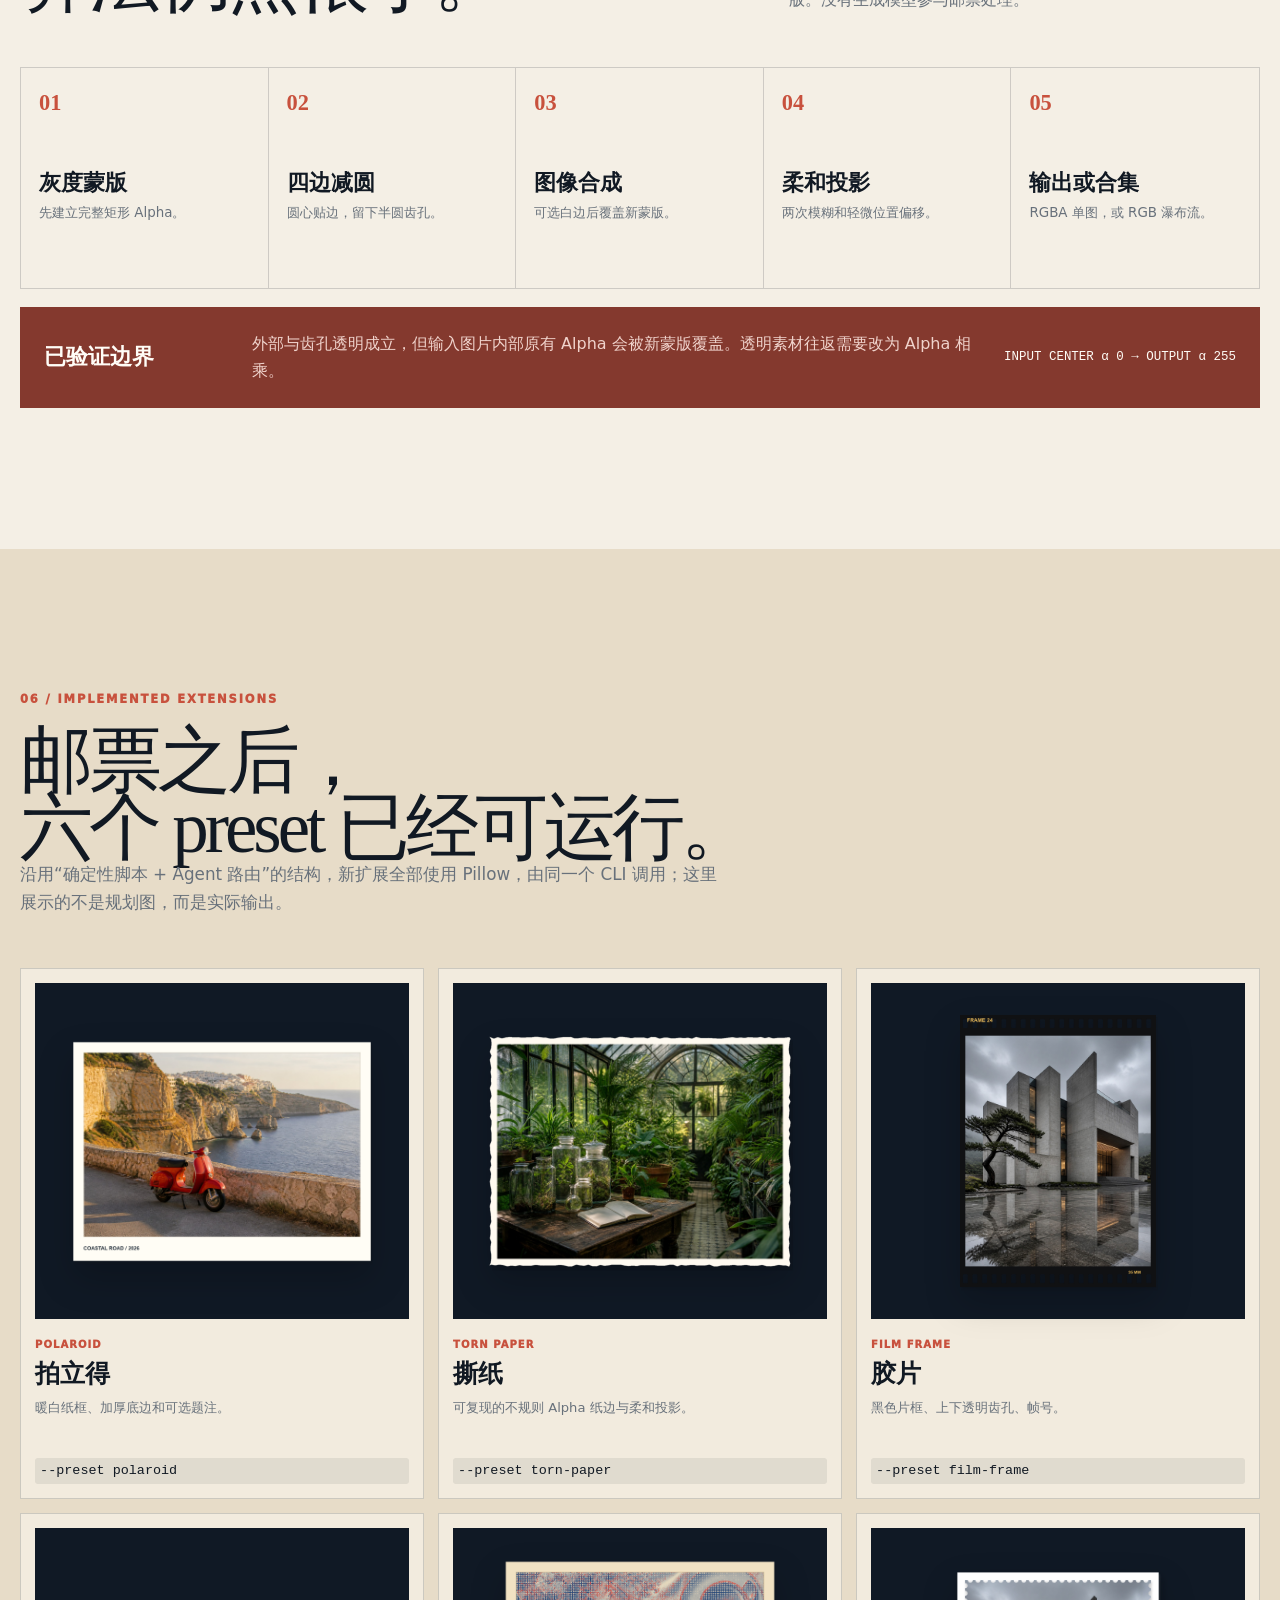
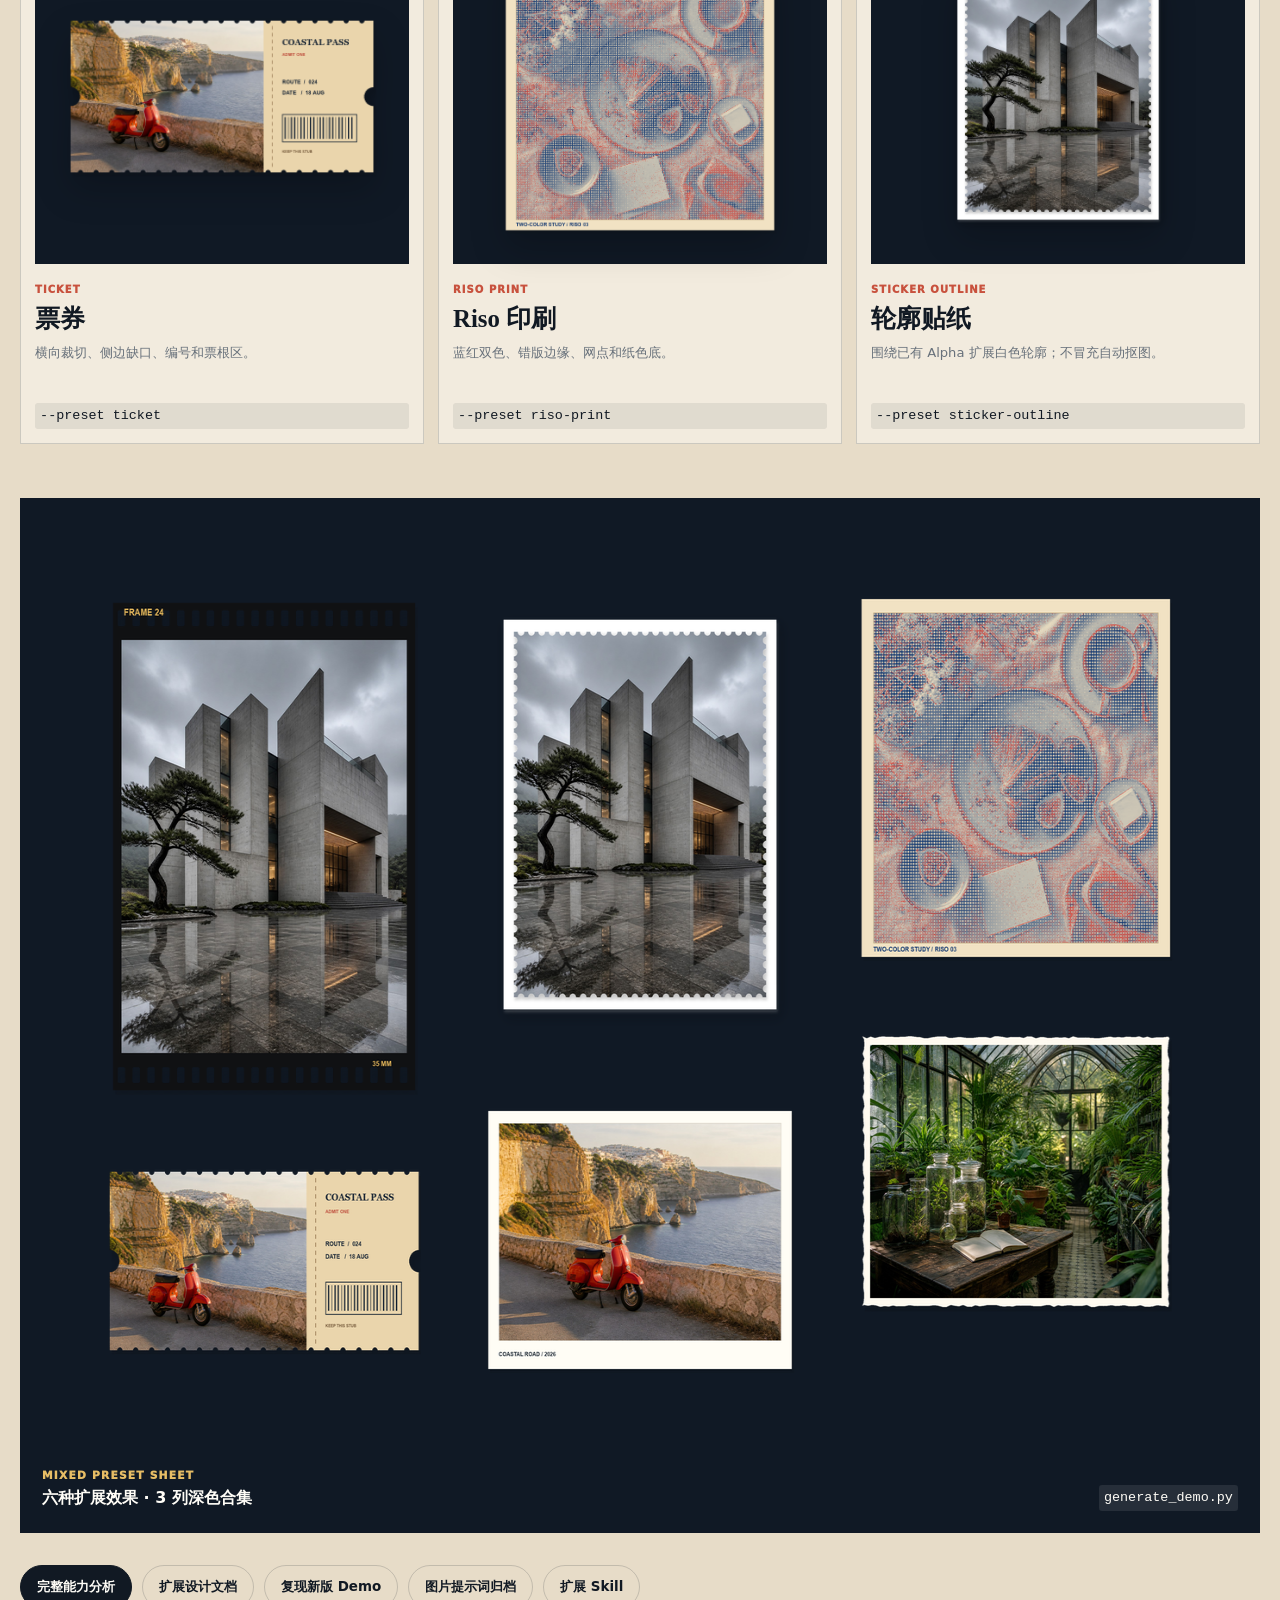
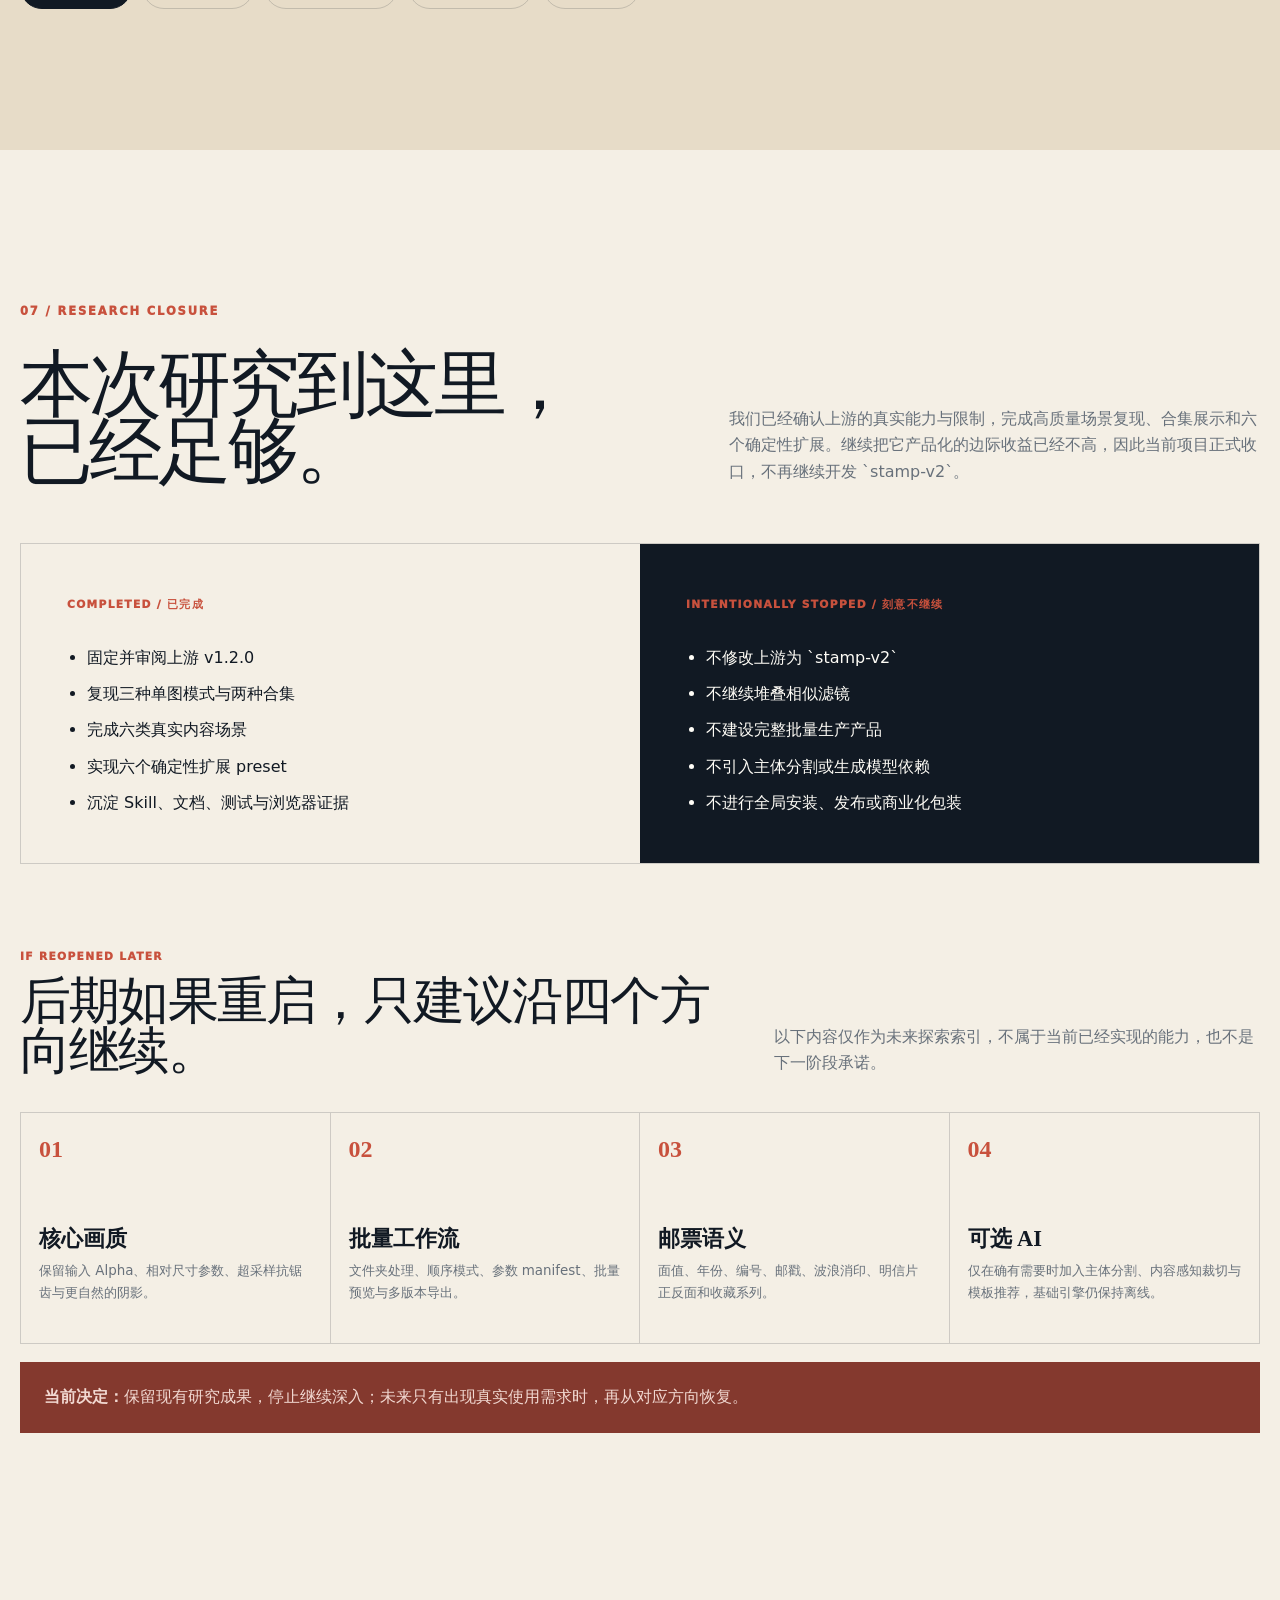
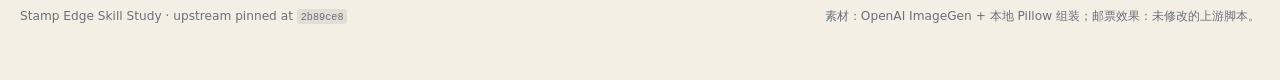
<file: projects/stamp-edge-skill/showcase/index.html>
<!doctype html>
<html lang="zh-CN">
<head>
  <meta charset="utf-8">
  <meta name="viewport" content="width=device-width, initial-scale=1">
  <meta name="description" content="Stamp Edge Skill 研究展厅：六类真实内容场景、透明邮票边、白边、背景模式与原版瀑布流合集完整演示。">
  <title>Stamp Edge · 把好图片变成可收藏的邮票</title>
  <link rel="stylesheet" href="styles.css">
  <script src="app.js" defer></script>
</head>
<body>
  <a class="skip-link" href="#main">跳到主要内容</a>
  <header class="topbar">
    <a class="brand" href="../../../"><span aria-hidden="true"></span>GITHUB CODE STUDY</a>
    <nav aria-label="页面导航">
      <a href="#scene-lab">场景实验室</a>
      <a href="#gallery">成品墙</a>
      <a href="#effects">三种效果</a>
      <a href="#collection">合集</a>
      <a href="#extension">扩展</a>
    </nav>
    <a class="source-link" href="https://github.com/xianxie6/stamp-edge-skill">上游源码 ↗</a>
  </header>

  <main id="main">
    <section class="hero" aria-labelledby="hero-title">
      <div class="hero-copy">
        <p class="eyebrow">PROJECT 03 / IMAGE EFFECT SKILL</p>
        <h1 id="hero-title"><span class="nowrap">把好图片，</span><br>变成一套<em>可收藏的邮票。</em></h1>
        <p class="lede">不再用抽象占位图演示。旅行、建筑、餐饮、植物、社交长帖与编辑海报，全部经过未修改的上游脚本生成真实齿孔、透明画布和柔和投影。</p>
        <div class="hero-actions">
          <a class="button button-primary" href="#scene-lab">逐个看场景</a>
          <a class="button" href="#collection">直接看合集</a>
        </div>
        <dl class="metrics" aria-label="新版 Demo 摘要">
          <div><dt>06</dt><dd>内容场景</dd></div>
          <div><dt>09</dt><dd>单图输出</dd></div>
          <div><dt>02</dt><dd>完整合集</dd></div>
          <div><dt>00</dt><dd>上游改动</dd></div>
        </dl>
      </div>
      <figure class="hero-collection">
        <img src="assets/demo/outputs-v2/collection-dark-4col.png" width="1588" height="808" alt="六个旅行、建筑、餐饮、植物和编辑内容场景组成的四列深色邮票合集">
        <figcaption><span>STAMP SHEET / DEFAULT</span><strong>4 列 · 深色背景 · 原版贪心排布</strong></figcaption>
      </figure>
    </section>

    <section class="proof-strip" aria-label="产物真实性">
      <p><b>图片素材</b>：4 张原创生成摄影 + 2 张本地确定性内容卡</p>
      <p><b>邮票处理</b>：上游 `stamp_effect.py`</p>
      <p><b>合集排版</b>：上游 `stamp_sheet.py`</p>
    </section>

    <section class="section scene-section" id="scene-lab" aria-labelledby="scene-title">
      <div class="section-heading">
        <div><span>01 / SCENE LAB</span><h2 id="scene-title">同一个能力，<br>六种真实场景。</h2></div>
        <p>选择场景查看原图与透明邮票输出。照片、长截图和编辑海报都使用同一个上游算法，没有为任何场景单独修边。</p>
      </div>

      <div class="scene-picker" role="group" aria-label="选择演示场景">
        <button type="button" data-scene="travel" aria-pressed="true"><span>01</span>旅行</button>
        <button type="button" data-scene="architecture" aria-pressed="false"><span>02</span>建筑</button>
        <button type="button" data-scene="food" aria-pressed="false"><span>03</span>餐饮</button>
        <button type="button" data-scene="botanical" aria-pressed="false"><span>04</span>植物</button>
        <button type="button" data-scene="social" aria-pressed="false"><span>05</span>长帖</button>
        <button type="button" data-scene="poster" aria-pressed="false"><span>06</span>海报</button>
      </div>

      <div class="scene-workbench">
        <article class="source-panel">
          <header><span>BEFORE / 输入</span><strong id="scene-source-label">原创旅行摄影</strong></header>
          <div class="image-well"><img id="scene-source" src="assets/demo/inputs-v2/travel-coast.jpg" width="1400" height="933" alt="海岸公路与红色踏板车的旅行照片"></div>
        </article>
        <article class="output-panel">
          <header>
            <div><span>AFTER / 输出</span><strong id="scene-output-label">默认透明邮票</strong></div>
            <div class="background-picker" role="group" aria-label="邮票承载背景">
              <button type="button" data-preview-background="dark" aria-pressed="true">深色</button>
              <button type="button" data-preview-background="paper" aria-pressed="false">纸色</button>
              <button type="button" data-preview-background="checker" aria-pressed="false">透明格</button>
            </div>
          </header>
          <div class="stamp-well" data-background="dark"><img id="scene-output" src="assets/demo/outputs-v2/travel-coast-stamp.png" width="1580" height="1113" alt="旅行照片生成的透明邮票边输出"></div>
        </article>
      </div>
      <div class="scene-note">
        <span id="scene-kicker">TRAVEL / 3:2 LANDSCAPE</span>
        <p id="scene-description">高信息量风景最能体现齿孔边缘的“收藏品”语义；默认模式让画面直接延伸到齿孔。</p>
      </div>
    </section>

    <section class="gallery-section" id="gallery" aria-labelledby="gallery-title">
      <div class="gallery-heading">
        <p class="eyebrow">02 / STAMP WALL</p>
        <h2 id="gallery-title">不是一张示意图，<br>是六类可用成品。</h2>
      </div>
      <div class="stamp-wall">
        <figure class="stamp-card wide"><div><img src="assets/demo/outputs-v2/travel-coast-stamp.png" width="1580" height="1113" alt="海岸旅行透明邮票"></div><figcaption><b>旅行照片</b><span>风景 / 横向</span></figcaption></figure>
        <figure class="stamp-card tall"><div><img src="assets/demo/outputs-v2/architecture-rain-stamp.png" width="1300" height="1580" alt="雨中建筑透明邮票"></div><figcaption><b>建筑观察</b><span>摄影 / 竖向</span></figcaption></figure>
        <figure class="stamp-card square"><div><img src="assets/demo/outputs-v2/breakfast-table-stamp.png" width="1434" height="1434" alt="早餐静物透明邮票"></div><figcaption><b>餐饮静物</b><span>顶视 / 方形</span></figcaption></figure>
        <figure class="stamp-card wide"><div><img src="assets/demo/outputs-v2/botanical-glasshouse-stamp.png" width="1580" height="1230" alt="植物温室透明邮票"></div><figcaption><b>自然研究</b><span>室内 / 横向</span></figcaption></figure>
        <figure class="stamp-card tall feature"><div><img src="assets/demo/outputs-v2/social-travel-story-stamp.png" width="1180" height="1680" alt="旅行社交长帖透明邮票"></div><figcaption><b>社交长帖</b><span>截图 / 长图</span></figcaption></figure>
        <figure class="stamp-card tall"><div><img src="assets/demo/outputs-v2/field-notes-poster-stamp.png" width="1080" height="1380" alt="建筑编辑海报透明邮票"></div><figcaption><b>编辑海报</b><span>内容卡 / 竖向</span></figcaption></figure>
      </div>
    </section>

    <section class="section" id="effects" aria-labelledby="effects-title">
      <div class="section-heading">
        <div><span>03 / THREE MODES</span><h2 id="effects-title">上游真正提供的<br>三种单图效果。</h2></div>
        <p>效果差异不是滤镜，而是输出合同：默认真透明、可选白色纸边、或直接压平为浅灰白成品背景。</p>
      </div>
      <div class="effect-grid">
        <article>
          <div class="effect-preview checker"><img src="assets/demo/outputs-v2/travel-coast-stamp.png" width="1580" height="1113" alt="默认无白边透明输出"></div>
          <span>01 / DEFAULT</span><h3>无白边 · 真透明</h3><p>画面抵达齿孔边；孔洞、外部和投影空间保留 Alpha。</p><code>stamp_effect.py input output.png</code>
        </article>
        <article>
          <div class="effect-preview paper"><img src="assets/demo/outputs-v2/travel-coast-margin.png" width="1672" height="1205" alt="增加白色纸边的透明输出"></div>
          <span>02 / MARGIN</span><h3>白色纸边 · 真透明</h3><p>内容四边增加 46 px 白边，再在纸边上雕刻齿孔。</p><code>... output.png margin</code>
        </article>
        <article>
          <div class="effect-preview flat"><img src="assets/demo/outputs-v2/travel-coast-bg.png" width="1580" height="1113" alt="浅灰白背景的压平成品输出"></div>
          <span>03 / BG</span><h3>浅色背景 · RGB</h3><p>将透明图层压平为浅灰白背景，适合直接分享。</p><code>... output.png bg</code>
        </article>
      </div>
    </section>

    <section class="collection-section" id="collection" aria-labelledby="collection-title">
      <div class="collection-intro">
        <p class="eyebrow">04 / ORIGINAL COLLECTION FEATURE</p>
        <h2 id="collection-title">原始库的第二项能力：<br>把多张邮票排成合集。</h2>
        <p>`stamp_sheet.py` 会把图片等比缩放到统一列宽，按高度从大到小排序，再逐张放入当前最矮的列。它追求列高平衡，因此会改变输入顺序。</p>
      </div>
      <div class="collection-pair">
        <figure class="collection-card dark-card">
          <img src="assets/demo/outputs-v2/collection-dark-4col.png" width="1588" height="808" alt="六张邮票组成的默认四列深色合集">
          <figcaption><div><span>DEFAULT</span><strong>4 列深色合集</strong></div><code>stamp_sheet.py sheet.png *_stamp.png</code></figcaption>
        </figure>
        <figure class="collection-card paper-card">
          <img src="assets/demo/outputs-v2/collection-paper-3col.png" width="1362" height="1020" alt="六张邮票组成的三列纸色合集">
          <figcaption><div><span>CUSTOM</span><strong>3 列纸色合集</strong></div><code>--cols 3 --bg "#f5f2ea"</code></figcaption>
        </figure>
      </div>
      <div class="collection-facts">
        <div><strong>1</strong><span>统一列宽</span></div>
        <div><strong>2</strong><span>高度降序</span></div>
        <div><strong>3</strong><span>放入最矮列</span></div>
        <div><strong>4</strong><span>按 Alpha 合成</span></div>
      </div>
    </section>

    <section class="section mechanism-section" aria-labelledby="mechanism-title">
      <div class="section-heading">
        <div><span>05 / MECHANISM</span><h2 id="mechanism-title">视觉更丰富，<br>算法仍然很小。</h2></div>
        <p>Agent 负责识别请求和选择模式；Pillow 负责蒙版、合成与排版。没有生成模型参与邮票处理。</p>
      </div>
      <ol class="pipeline">
        <li><span>01</span><h3>灰度蒙版</h3><p>先建立完整矩形 Alpha。</p></li>
        <li><span>02</span><h3>四边减圆</h3><p>圆心贴边，留下半圆齿孔。</p></li>
        <li><span>03</span><h3>图像合成</h3><p>可选白边后覆盖新蒙版。</p></li>
        <li><span>04</span><h3>柔和投影</h3><p>两次模糊和轻微位置偏移。</p></li>
        <li><span>05</span><h3>输出或合集</h3><p>RGBA 单图，或 RGB 瀑布流。</p></li>
      </ol>
      <aside class="alpha-warning"><strong>已验证边界</strong><p>外部与齿孔透明成立，但输入图片内部原有 Alpha 会被新蒙版覆盖。透明素材往返需要改为 Alpha 相乘。</p><span>INPUT CENTER α 0 → OUTPUT α 255</span></aside>
    </section>

    <section class="extension-section" id="extension" aria-labelledby="extension-title">
      <div class="extension-heading">
        <p class="eyebrow">06 / IMPLEMENTED EXTENSIONS</p>
        <h2 id="extension-title">邮票之后，<br>六个 preset 已经可运行。</h2>
        <p>沿用“确定性脚本 + Agent 路由”的结构，新扩展全部使用 Pillow，由同一个 CLI 调用；这里展示的不是规划图，而是实际输出。</p>
      </div>
      <div class="extension-grid">
        <article><div class="extension-preview dark"><img src="assets/extensions/polaroid-travel.png" width="1464" height="1123" alt="海岸旅行照片生成的拍立得效果"></div><span>POLAROID</span><h3>拍立得</h3><p>暖白纸框、加厚底边和可选题注。</p><code>--preset polaroid</code></article>
        <article><div class="extension-preview dark"><img src="assets/extensions/torn-botanical.png" width="1420" height="1120" alt="植物温室照片生成的撕纸效果"></div><span>TORN PAPER</span><h3>撕纸</h3><p>可复现的不规则 Alpha 纸边与柔和投影。</p><code>--preset torn-paper</code></article>
        <article><div class="extension-preview dark"><img src="assets/extensions/film-architecture.png" width="1160" height="1560" alt="建筑照片生成的胶片边框效果"></div><span>FILM FRAME</span><h3>胶片</h3><p>黑色片框、上下透明齿孔、帧号。</p><code>--preset film-frame</code></article>
        <article><div class="extension-preview dark"><img src="assets/extensions/ticket-coast.png" width="1384" height="764" alt="海岸照片生成的旅行票券效果"></div><span>TICKET</span><h3>票券</h3><p>横向裁切、侧边缺口、编号和票根区。</p><code>--preset ticket</code></article>
        <article><div class="extension-preview dark"><img src="assets/extensions/riso-breakfast.png" width="1330" height="1330" alt="早餐静物生成的双色 Riso 印刷效果"></div><span>RISO PRINT</span><h3>Riso 印刷</h3><p>蓝红双色、错版边缘、网点和纸色底。</p><code>--preset riso-print</code></article>
        <article><div class="extension-preview dark"><img src="assets/extensions/sticker-architecture.png" width="1163" height="1376" alt="已有 Alpha 的建筑邮票生成的白色轮廓贴纸"></div><span>STICKER OUTLINE</span><h3>轮廓贴纸</h3><p>围绕已有 Alpha 扩展白色轮廓；不冒充自动抠图。</p><code>--preset sticker-outline</code></article>
      </div>
      <figure class="extension-sheet">
        <img src="assets/extensions/extension-collection-dark.png" width="1392" height="935" alt="拍立得、撕纸、胶片、票券、Riso 和贴纸组成的三列混合效果合集">
        <figcaption><div><span>MIXED PRESET SHEET</span><strong>六种扩展效果 · 3 列深色合集</strong></div><code>generate_demo.py</code></figcaption>
      </figure>
      <div class="document-links">
        <a href="../docs/analysis.md">完整能力分析</a>
        <a href="../docs/extension-roadmap.md">扩展设计文档</a>
        <a href="../demo/README.md">复现新版 Demo</a>
        <a href="../demo/PROMPTS.md">图片提示词归档</a>
        <a href="../extension/image-style-skill/SKILL.md">扩展 Skill</a>
      </div>
    </section>

    <section class="closure-section" id="closure" aria-labelledby="closure-title">
      <div class="closure-heading">
        <p class="eyebrow">07 / RESEARCH CLOSURE</p>
        <h2 id="closure-title">本次研究到这里，<br>已经足够。</h2>
        <p>我们已经确认上游的真实能力与限制，完成高质量场景复现、合集展示和六个确定性扩展。继续把它产品化的边际收益已经不高，因此当前项目正式收口，不再继续开发 `stamp-v2`。</p>
      </div>
      <div class="closure-status">
        <article>
          <span>COMPLETED / 已完成</span>
          <ul>
            <li>固定并审阅上游 v1.2.0</li>
            <li>复现三种单图模式与两种合集</li>
            <li>完成六类真实内容场景</li>
            <li>实现六个确定性扩展 preset</li>
            <li>沉淀 Skill、文档、测试与浏览器证据</li>
          </ul>
        </article>
        <article>
          <span>INTENTIONALLY STOPPED / 刻意不继续</span>
          <ul>
            <li>不修改上游为 `stamp-v2`</li>
            <li>不继续堆叠相似滤镜</li>
            <li>不建设完整批量生产产品</li>
            <li>不引入主体分割或生成模型依赖</li>
            <li>不进行全局安装、发布或商业化包装</li>
          </ul>
        </article>
      </div>
      <div class="future-heading">
        <div><span>IF REOPENED LATER</span><h3>后期如果重启，只建议沿四个方向继续。</h3></div>
        <p>以下内容仅作为未来探索索引，不属于当前已经实现的能力，也不是下一阶段承诺。</p>
      </div>
      <div class="future-grid">
        <article><span>01</span><h3>核心画质</h3><p>保留输入 Alpha、相对尺寸参数、超采样抗锯齿与更自然的阴影。</p></article>
        <article><span>02</span><h3>批量工作流</h3><p>文件夹处理、顺序模式、参数 manifest、批量预览与多版本导出。</p></article>
        <article><span>03</span><h3>邮票语义</h3><p>面值、年份、编号、邮戳、波浪消印、明信片正反面和收藏系列。</p></article>
        <article><span>04</span><h3>可选 AI</h3><p>仅在确有需要时加入主体分割、内容感知裁切与模板推荐，基础引擎仍保持离线。</p></article>
      </div>
      <p class="closure-note"><strong>当前决定：</strong>保留现有研究成果，停止继续深入；未来只有出现真实使用需求时，再从对应方向恢复。</p>
    </section>
  </main>

  <footer>
    <span>Stamp Edge Skill Study · upstream pinned at <code>2b89ce8</code></span>
    <span>素材：OpenAI ImageGen + 本地 Pillow 组装；邮票效果：未修改的上游脚本。</span>
  </footer>
</body>
</html>
</file>
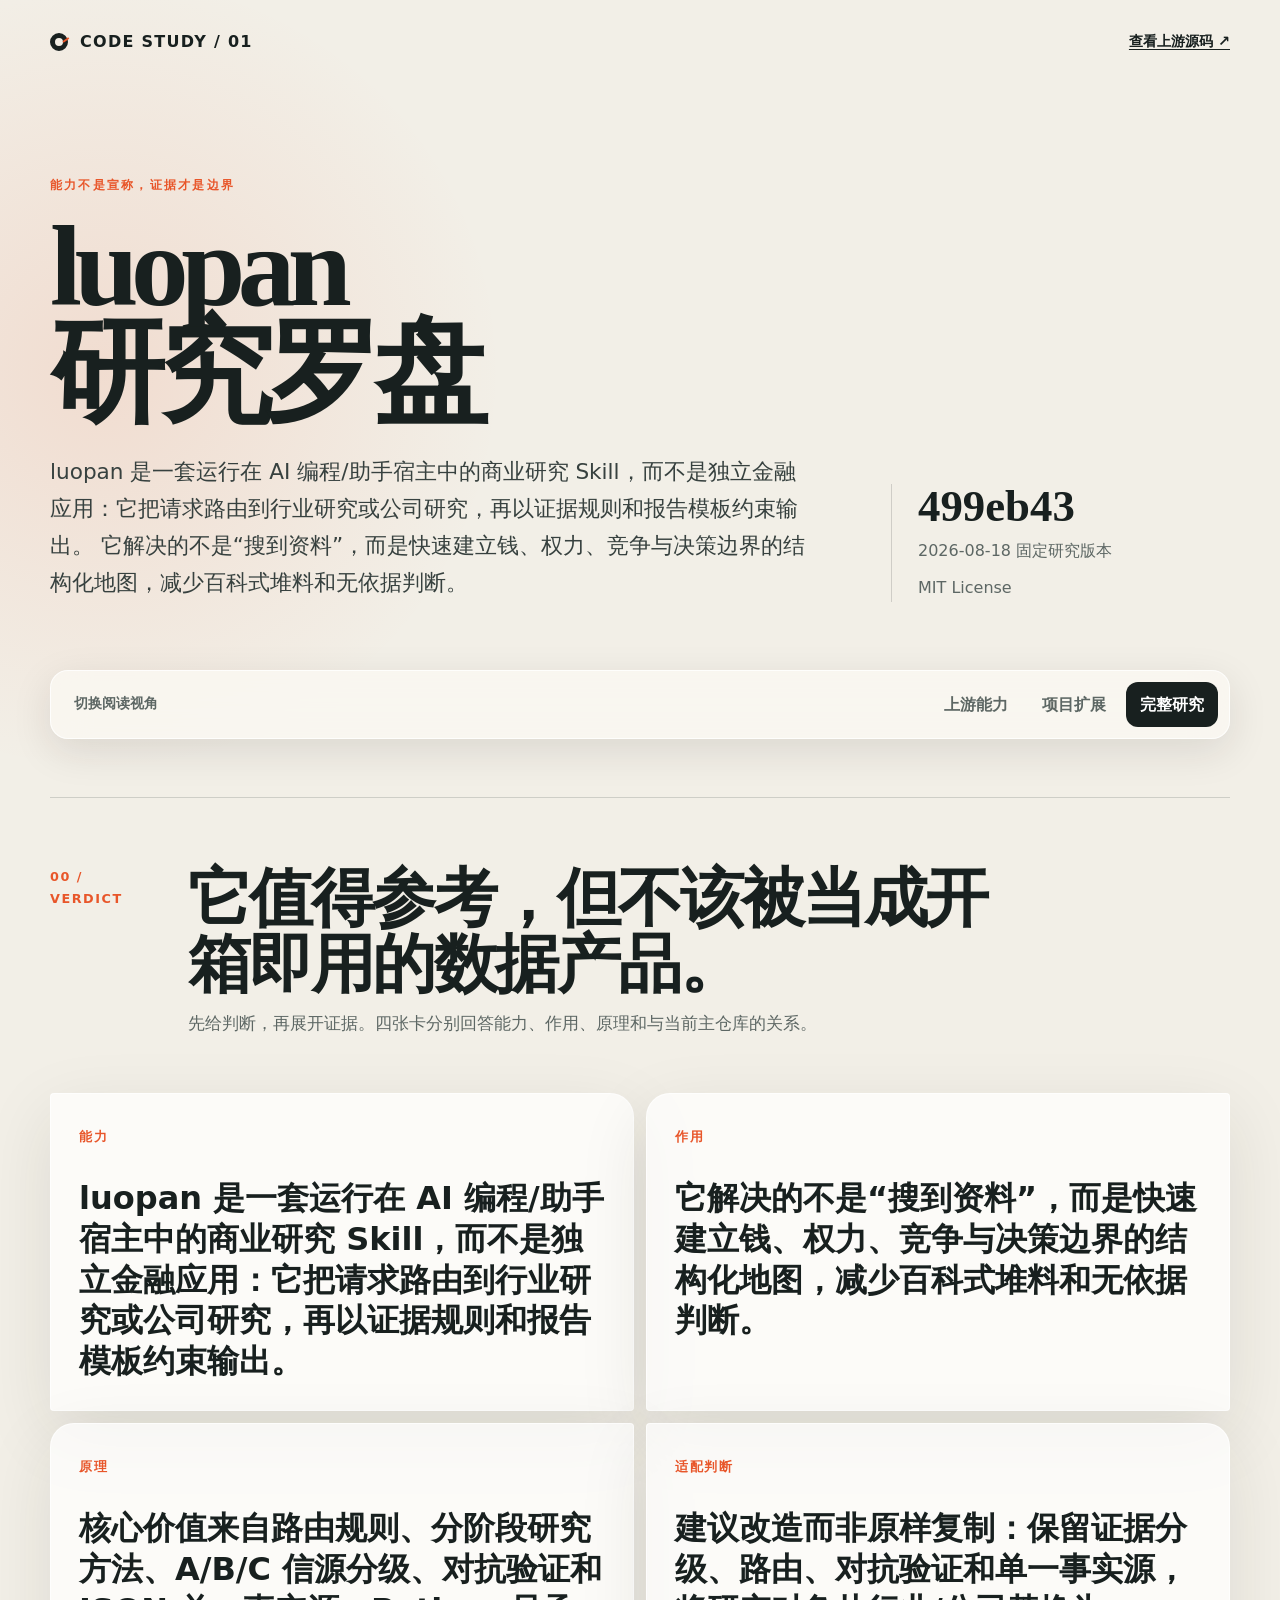
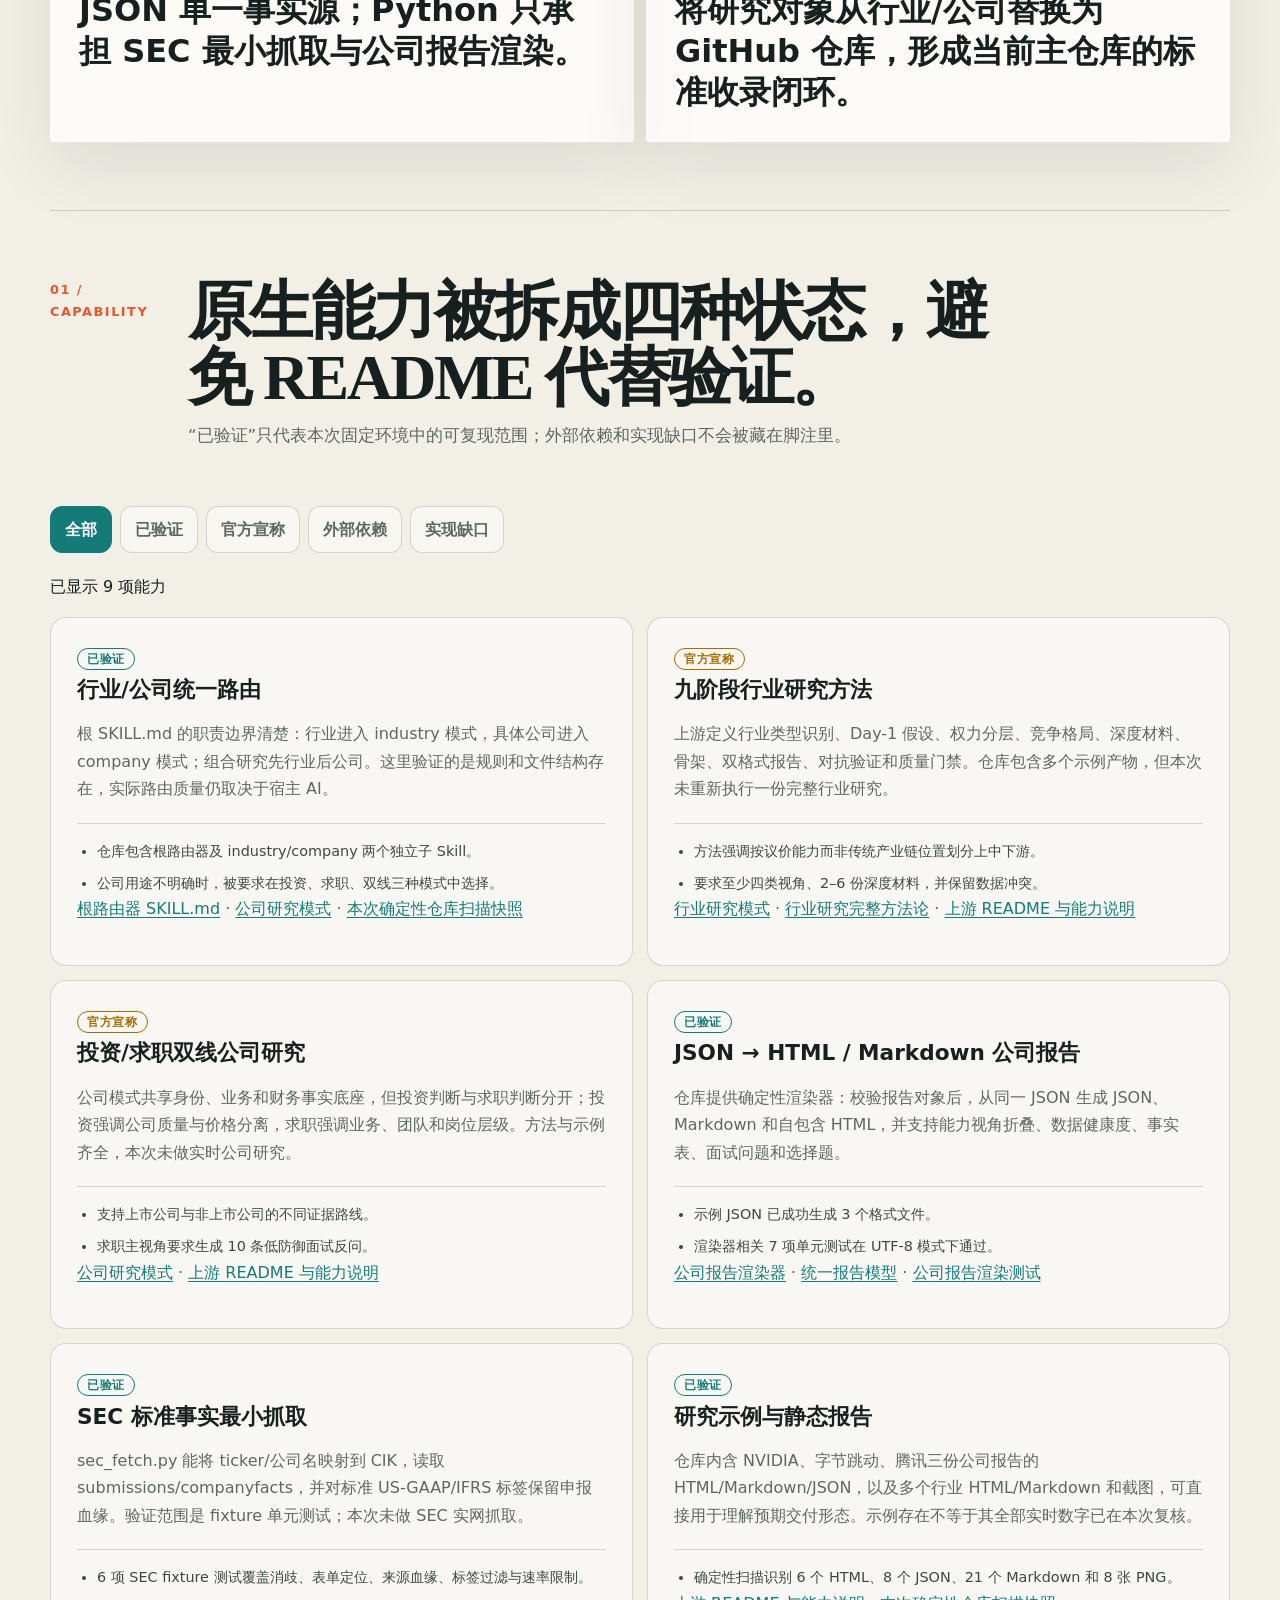
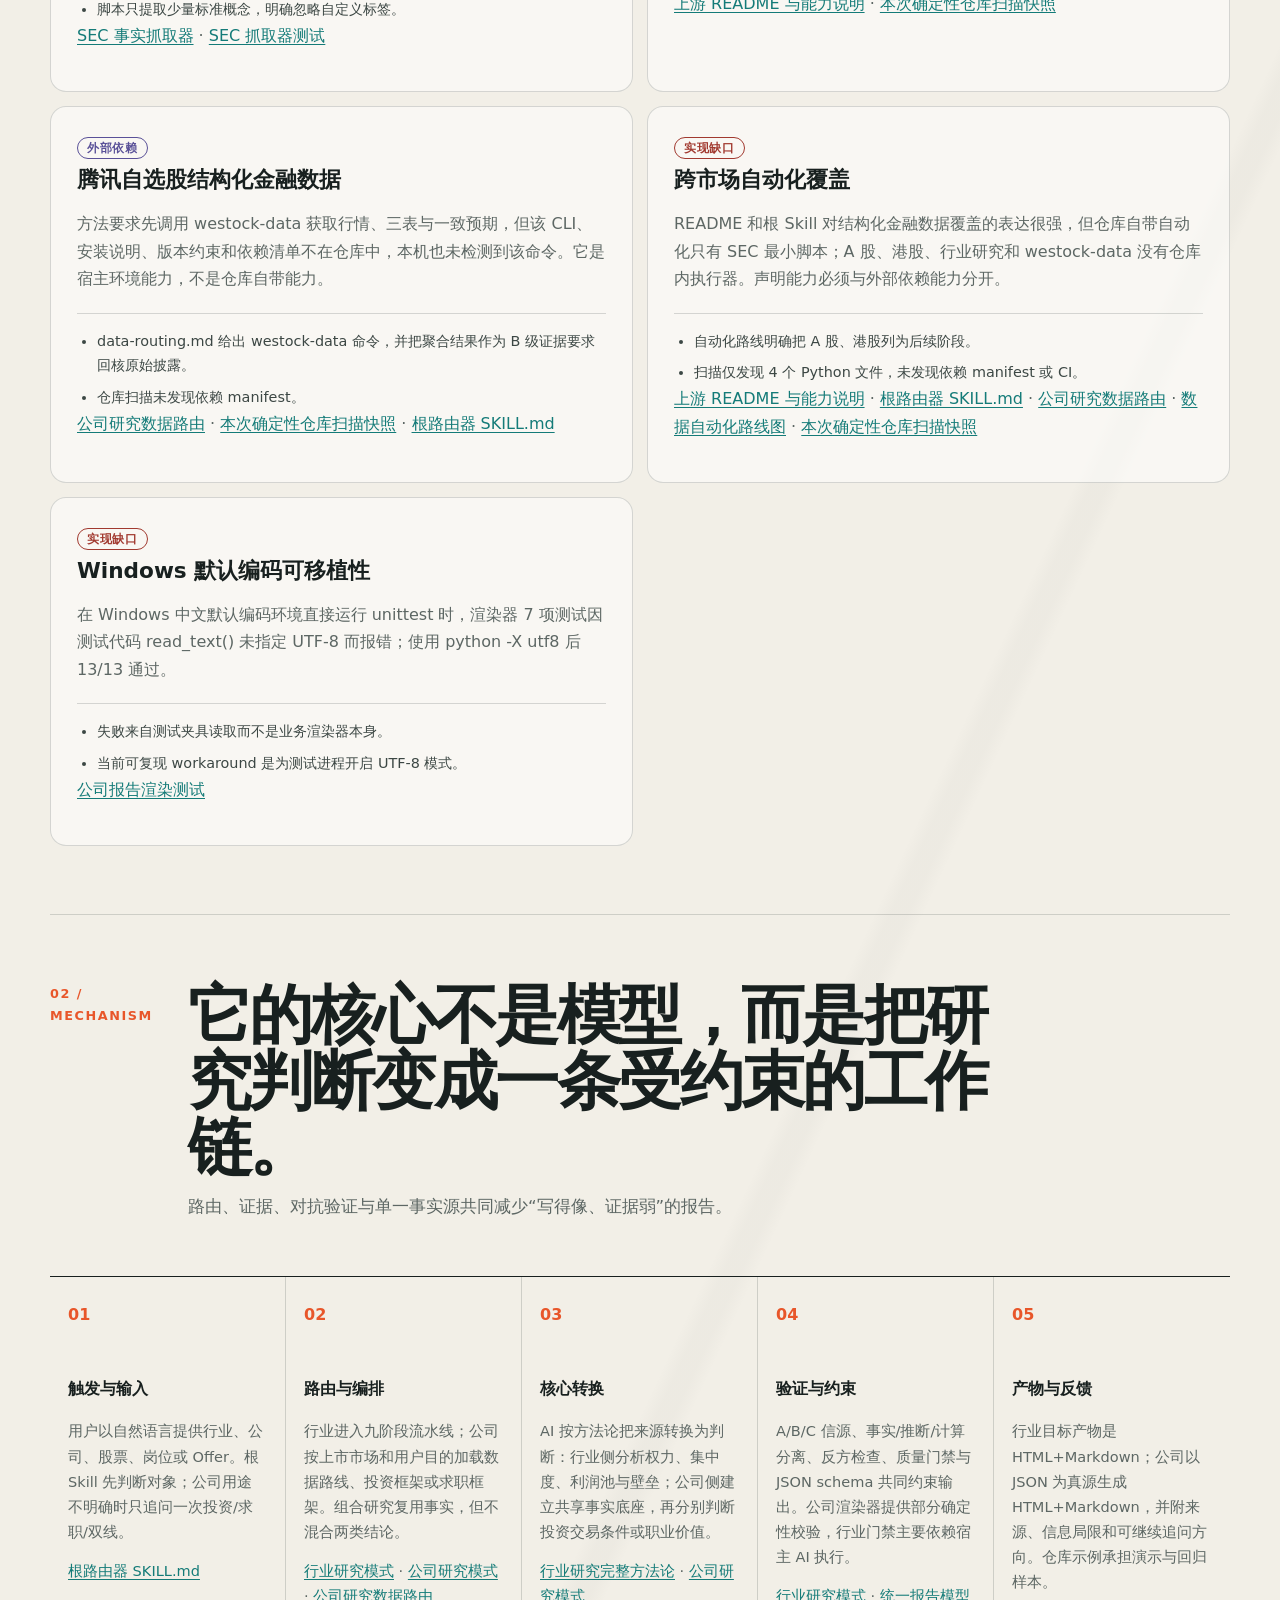
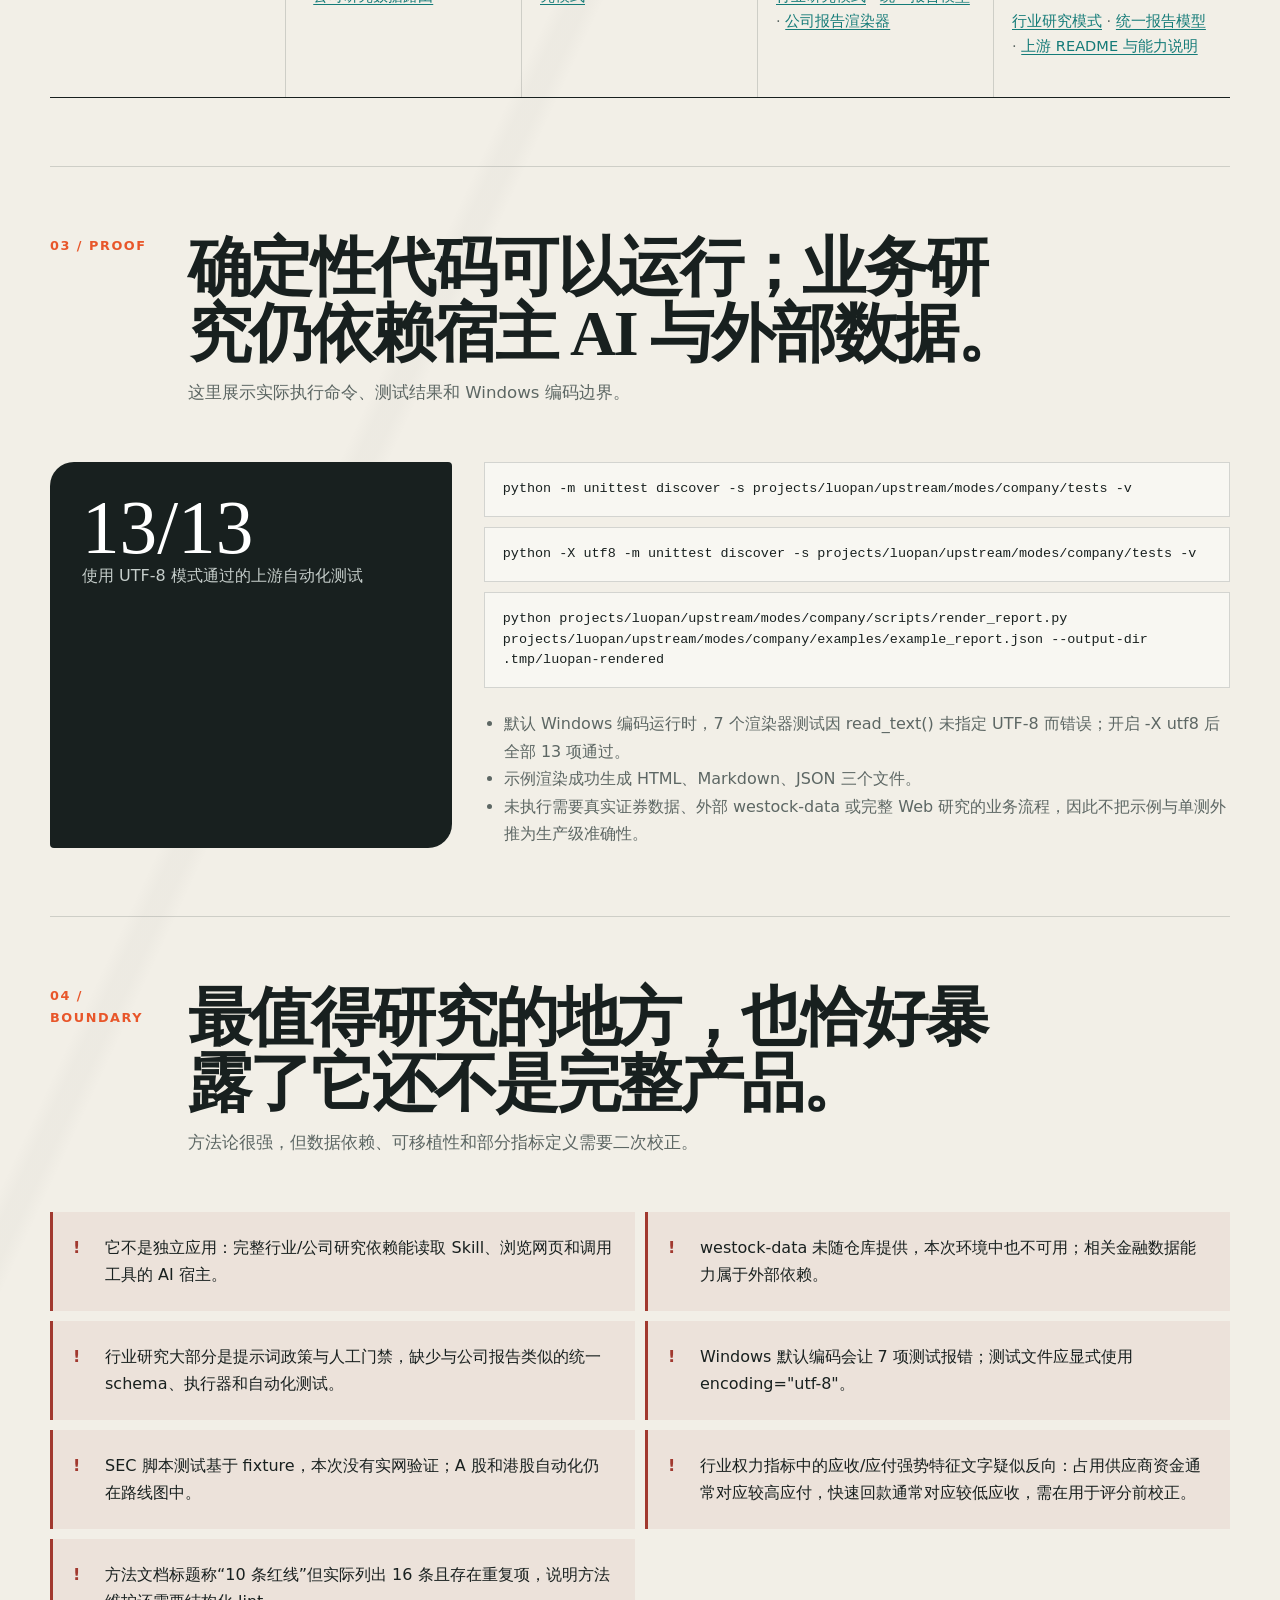
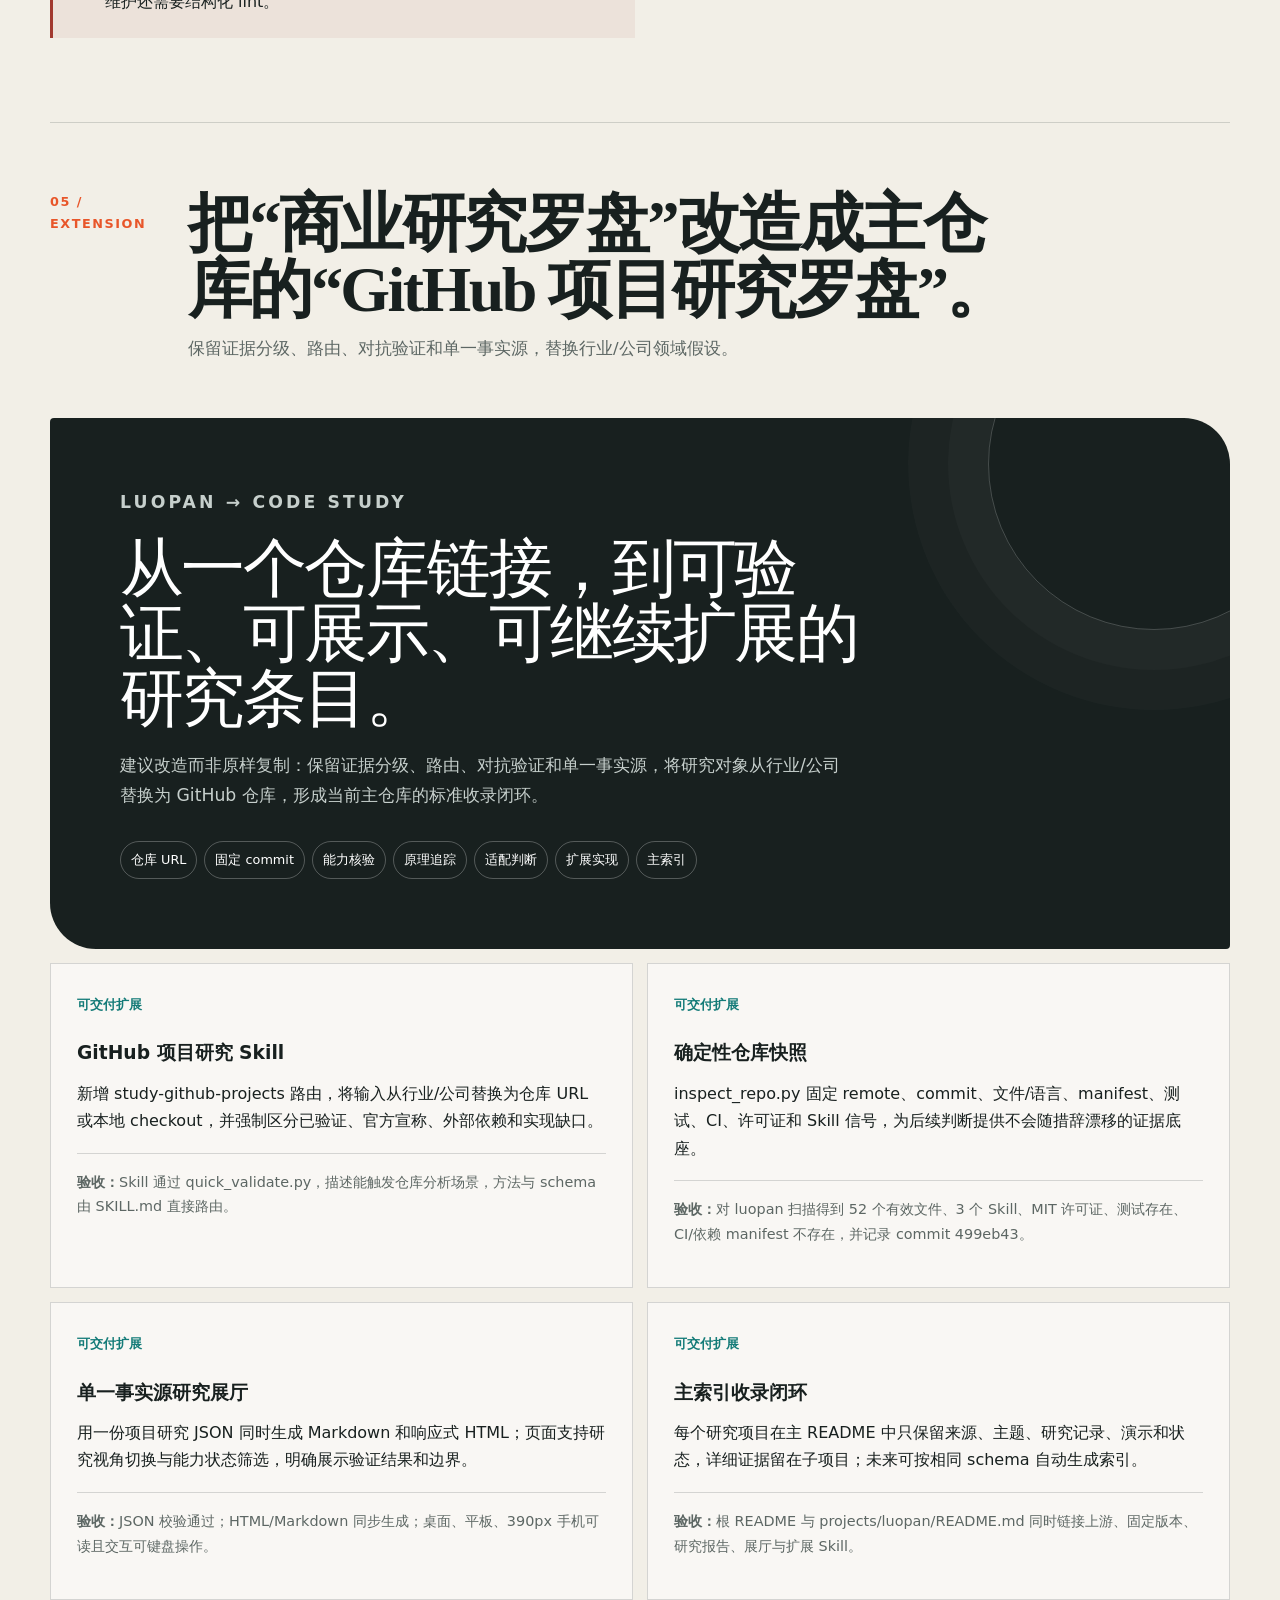
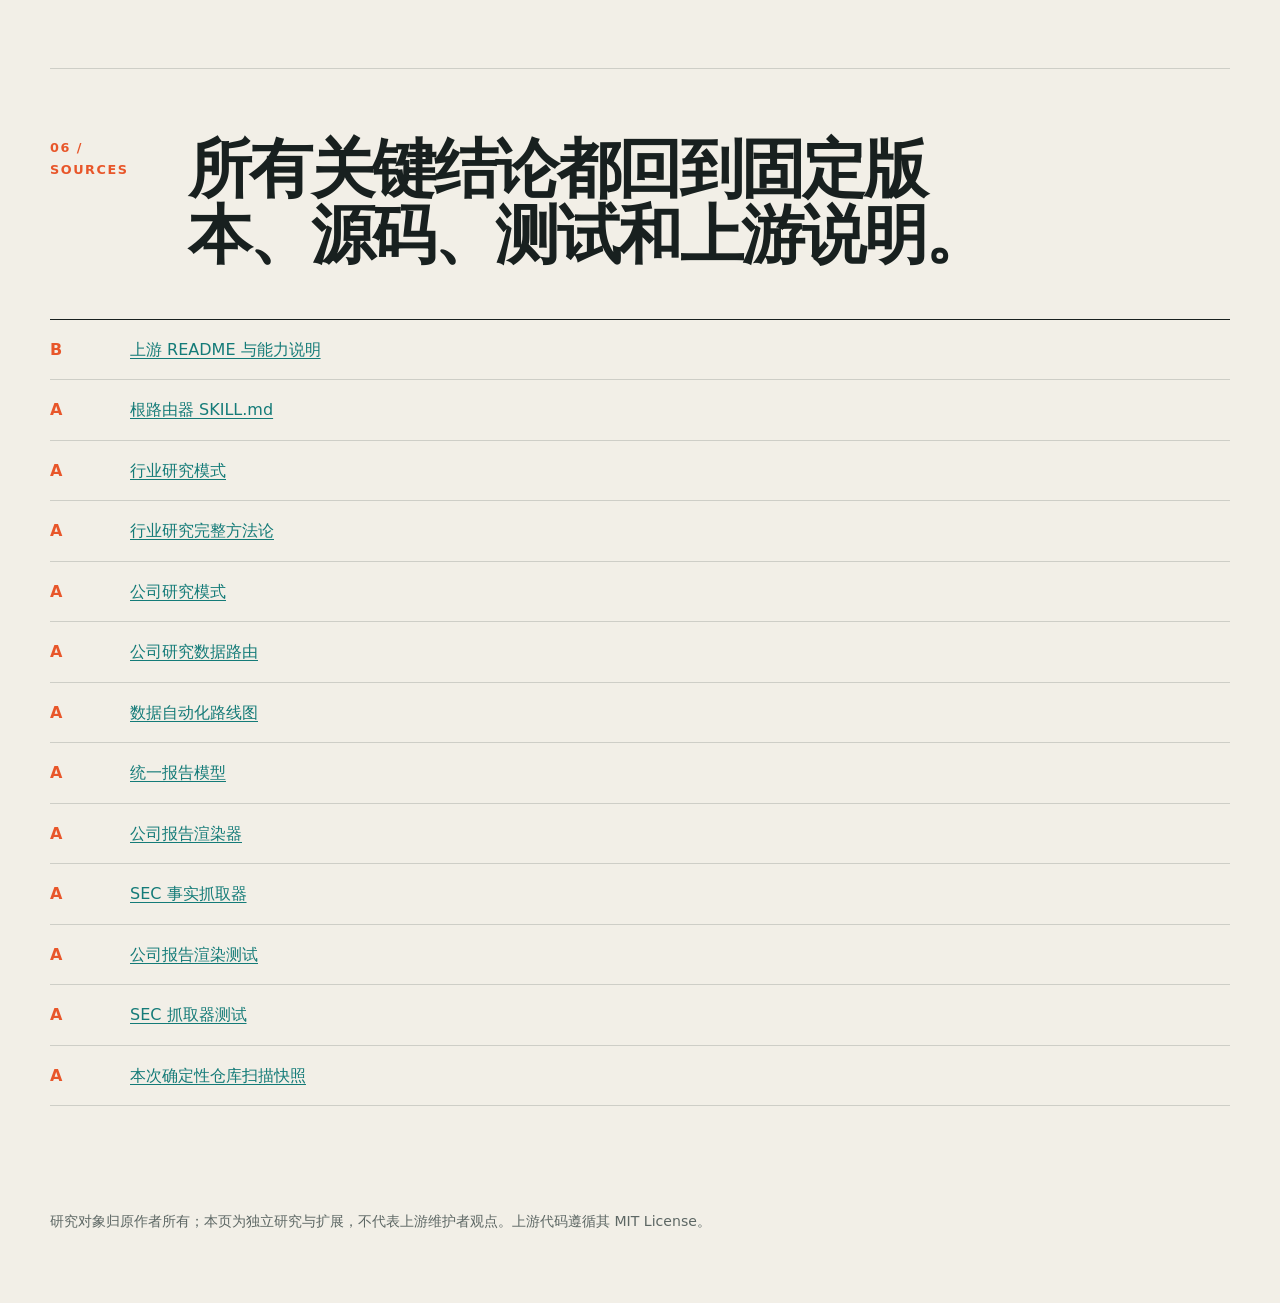
<file: projects/luopan/showcase/audit/index.html>
<!doctype html>
<html lang="zh-CN">
<head>
  <meta charset="utf-8">
  <meta name="viewport" content="width=device-width, initial-scale=1">
  <meta name="description" content="luopan 的能力、原理、边界与项目研究扩展">
  <title>luopan · 项目研究 01</title>
  <style>:root {
  color-scheme: light;
  --paper: #f2efe7;
  --paper-deep: #e8e1d4;
  --ink: #18201f;
  --muted: #5d6764;
  --line: rgba(24, 32, 31, 0.16);
  --surface: rgba(255, 255, 255, 0.72);
  --signal: #e8562a;
  --cyan: #147b78;
  --gold: #a76b00;
  --red: #a1392f;
  --shadow: 0 22px 70px rgba(43, 37, 28, 0.1);
}

* { box-sizing: border-box; }
html { scroll-behavior: smooth; }
body {
  margin: 0;
  color: var(--ink);
  background:
    radial-gradient(circle at 8% 4%, rgba(232, 86, 42, 0.12), transparent 25rem),
    linear-gradient(115deg, transparent 0 49.7%, rgba(24, 32, 31, 0.025) 50% 50.3%, transparent 50.6%),
    var(--paper);
  font: 16px/1.72 Inter, ui-sans-serif, system-ui, -apple-system, BlinkMacSystemFont, "Segoe UI", "PingFang SC", sans-serif;
}

a { color: var(--cyan); text-underline-offset: 0.18em; }
button, a { -webkit-tap-highlight-color: transparent; }
button { font: inherit; }
:focus-visible { outline: 3px solid var(--signal); outline-offset: 4px; }

.shell { width: min(1180px, calc(100% - 40px)); margin: 0 auto; }
.masthead { padding: 28px 0 0; }
.topline { display: flex; align-items: center; justify-content: space-between; gap: 20px; }
.brand { display: flex; align-items: center; gap: 12px; font-weight: 800; letter-spacing: 0.08em; }
.brand-mark { width: 18px; height: 18px; border: 5px solid var(--ink); border-radius: 50%; position: relative; }
.brand-mark::after { content: ""; position: absolute; width: 7px; height: 2px; background: var(--signal); top: 3px; left: 8px; transform: rotate(-35deg); transform-origin: left; }
.source-link { color: var(--ink); font-size: 0.9rem; font-weight: 700; }

.hero { padding: clamp(58px, 10vw, 118px) 0 68px; display: grid; grid-template-columns: minmax(0, 1.4fr) minmax(280px, 0.6fr); gap: 50px; align-items: end; }
.eyebrow { margin: 0 0 18px; color: var(--signal); font-size: 0.78rem; font-weight: 900; letter-spacing: 0.18em; text-transform: uppercase; }
h1, h2, h3, p { margin-top: 0; }
h1 { margin-bottom: 28px; max-width: 880px; font-family: Georgia, "Noto Serif SC", serif; font-size: clamp(3.2rem, 9vw, 7.3rem); line-height: 0.92; letter-spacing: -0.065em; }
.hero-lede { max-width: 760px; margin: 0; font-size: clamp(1.06rem, 2vw, 1.35rem); color: #37413f; }
.hero-side { border-left: 1px solid var(--line); padding-left: 26px; }
.hero-side strong { display: block; font-family: Georgia, serif; font-size: 2.8rem; line-height: 1; }
.hero-side span { display: block; color: var(--muted); margin-top: 9px; }

.viewbar { position: sticky; top: 12px; z-index: 10; display: flex; align-items: center; justify-content: space-between; gap: 16px; margin-bottom: 58px; padding: 11px; border: 1px solid rgba(255,255,255,.75); border-radius: 18px; background: rgba(250, 248, 242, 0.82); box-shadow: 0 12px 40px rgba(37, 31, 24, 0.11); backdrop-filter: blur(18px); }
.viewbar-label { padding-left: 12px; color: var(--muted); font-size: 0.86rem; font-weight: 800; }
.segmented { display: flex; gap: 6px; }
.segmented button, .filters button { border: 0; border-radius: 12px; background: transparent; color: var(--muted); cursor: pointer; padding: 9px 14px; font-weight: 800; }
.segmented button[aria-pressed="true"] { background: var(--ink); color: white; }

.section { padding: 68px 0; border-top: 1px solid var(--line); }
.section-head { display: grid; grid-template-columns: 110px minmax(0, 1fr); gap: 28px; margin-bottom: 38px; }
.section-no { color: var(--signal); font-size: 0.8rem; font-weight: 900; letter-spacing: 0.12em; }
h2 { max-width: 850px; margin-bottom: 12px; font-family: Georgia, "Noto Serif SC", serif; font-size: clamp(2rem, 5vw, 4rem); line-height: 1.03; letter-spacing: -0.04em; }
.section-intro { max-width: 760px; color: var(--muted); font-size: 1.04rem; }

.verdict-grid { display: grid; grid-template-columns: repeat(2, minmax(0, 1fr)); gap: 12px; }
.verdict { min-height: 220px; padding: 28px; background: var(--surface); border: 1px solid rgba(255,255,255,.7); border-radius: 4px 24px 4px 4px; box-shadow: var(--shadow); }
.verdict:nth-child(2), .verdict:nth-child(3) { border-radius: 24px 4px 4px; }
.verdict small { color: var(--signal); font-weight: 900; letter-spacing: .12em; }
.verdict h3 { margin: 28px 0 0; font-size: clamp(1.25rem, 3vw, 2rem); line-height: 1.28; }

.filters { display: flex; flex-wrap: wrap; gap: 8px; margin-bottom: 20px; }
.filters button { border: 1px solid var(--line); background: rgba(255,255,255,.42); }
.filters button[aria-pressed="true"] { color: white; background: var(--cyan); border-color: var(--cyan); }
.capability-grid { display: grid; grid-template-columns: repeat(2, minmax(0, 1fr)); gap: 14px; }
.capability { padding: 26px; border: 1px solid var(--line); border-radius: 16px; background: rgba(255,255,255,.5); transition: transform .22s ease, opacity .2s ease; }
.capability:hover { transform: translateY(-3px); }
.capability[hidden] { display: none; }
.cap-top { display: flex; align-items: flex-start; justify-content: space-between; gap: 16px; }
.capability h3 { margin-bottom: 12px; font-size: 1.35rem; }
.capability p { color: var(--muted); }
.status { flex: none; border: 1px solid currentColor; border-radius: 999px; padding: 3px 9px; font-size: .72rem; font-weight: 900; letter-spacing: .06em; }
.status-verified { color: var(--cyan); }
.status-declared { color: var(--gold); }
.status-external { color: #5a5198; }
.status-gap { color: var(--red); }
.evidence { margin: 20px 0 0; padding: 15px 0 0 20px; border-top: 1px solid var(--line); color: #3c4744; font-size: .9rem; }
.evidence li + li { margin-top: 7px; }

.mechanism { counter-reset: stages; display: grid; grid-template-columns: repeat(5, minmax(0, 1fr)); border-top: 1px solid var(--ink); border-bottom: 1px solid var(--ink); }
.mechanism-step { counter-increment: stages; min-height: 250px; padding: 24px 18px; border-right: 1px solid var(--line); }
.mechanism-step:last-child { border-right: 0; }
.mechanism-step::before { content: "0" counter(stages); display: block; margin-bottom: 46px; color: var(--signal); font-weight: 900; }
.mechanism-step h3 { font-size: 1rem; }
.mechanism-step p { color: var(--muted); font-size: .91rem; }

.proof-layout { display: grid; grid-template-columns: 0.7fr 1.3fr; gap: 32px; }
.scoreboard { padding: 32px; color: white; background: var(--ink); border-radius: 24px 4px 24px 4px; }
.scoreboard strong { display: block; font: 4.7rem/.9 Georgia, serif; }
.scoreboard span { color: #c5cdca; }
.command-list { display: grid; gap: 10px; }
.command { overflow-x: auto; padding: 16px 18px; border: 1px solid var(--line); background: rgba(255,255,255,.45); font: .84rem/1.55 ui-monospace, SFMono-Regular, Consolas, monospace; }
.notes { margin: 22px 0 0; padding-left: 20px; color: var(--muted); }

.warning-list { display: grid; grid-template-columns: repeat(2, minmax(0, 1fr)); gap: 10px; list-style: none; padding: 0; }
.warning-list li { position: relative; padding: 22px 22px 22px 52px; background: rgba(161,57,47,.07); border-left: 3px solid var(--red); }
.warning-list li::before { content: "!"; position: absolute; left: 20px; color: var(--red); font-weight: 900; }

.extension-hero { overflow: hidden; position: relative; padding: clamp(34px, 6vw, 70px); color: white; background: var(--ink); border-radius: 4px 46px 4px 46px; }
.extension-hero::after { content: ""; position: absolute; width: 330px; height: 330px; right: -90px; top: -120px; border: 1px solid rgba(255,255,255,.2); border-radius: 50%; box-shadow: 0 0 0 40px rgba(255,255,255,.025), 0 0 0 80px rgba(255,255,255,.02); }
.extension-hero h3 { max-width: 780px; margin-bottom: 20px; font: clamp(2rem, 5vw, 4.5rem)/1.02 Georgia, serif; letter-spacing: -.04em; }
.extension-hero p { max-width: 720px; color: #c6cfcc; font-size: 1.08rem; }
.route { display: flex; flex-wrap: wrap; gap: 7px; margin: 30px 0 0; }
.route span { padding: 7px 10px; border: 1px solid rgba(255,255,255,.26); border-radius: 99px; font-size: .8rem; }
.extension-grid { display: grid; grid-template-columns: repeat(2, minmax(0, 1fr)); gap: 14px; margin-top: 14px; }
.extension-card { padding: 26px; border: 1px solid var(--line); background: rgba(255,255,255,.55); }
.extension-card small { color: var(--cyan); font-weight: 900; }
.extension-card h3 { margin: 20px 0 10px; }
.acceptance { margin-top: 18px; padding-top: 16px; border-top: 1px solid var(--line); color: var(--muted); font-size: .9rem; }

.sources { margin: 0; padding: 0; list-style: none; border-top: 1px solid var(--ink); }
.sources li { display: grid; grid-template-columns: 60px minmax(0,1fr); gap: 20px; padding: 16px 0; border-bottom: 1px solid var(--line); }
.level { color: var(--signal); font-weight: 900; }
footer { padding: 35px 0 70px; color: var(--muted); font-size: .88rem; }
.noscript { padding: 12px 18px; color: white; background: var(--red); }

@media (max-width: 850px) {
  .hero { grid-template-columns: 1fr; }
  .hero-side { max-width: 420px; }
  .mechanism { grid-template-columns: 1fr; }
  .mechanism-step { min-height: 0; border-right: 0; border-bottom: 1px solid var(--line); }
  .mechanism-step:last-child { border-bottom: 0; }
  .mechanism-step::before { margin-bottom: 16px; }
  .proof-layout { grid-template-columns: 1fr; }
}

@media (max-width: 620px) {
  .shell { width: min(100% - 24px, 1180px); }
  .masthead { padding-top: 18px; }
  .source-link { font-size: 0; }
  .source-link::after { content: "上游 ↗"; font-size: .85rem; }
  .hero { padding-top: 62px; gap: 32px; }
  h1 { font-size: clamp(3.15rem, 19vw, 5rem); }
  .viewbar { top: 6px; align-items: stretch; flex-direction: column; }
  .viewbar-label { display: none; }
  .segmented { display: grid; grid-template-columns: repeat(3, 1fr); }
  .segmented button { padding-inline: 8px; font-size: .82rem; }
  .section { padding: 52px 0; }
  .section-head { grid-template-columns: 1fr; gap: 9px; }
  .verdict-grid, .capability-grid, .warning-list, .extension-grid { grid-template-columns: 1fr; }
  .verdict { min-height: 0; }
  .filters { display: grid; grid-template-columns: repeat(2, 1fr); }
  .filters button { min-height: 44px; }
  .cap-top { display: block; }
  .status { display: inline-block; margin-bottom: 12px; }
}

@media (prefers-reduced-motion: reduce) {
  html { scroll-behavior: auto; }
  *, *::before, *::after { scroll-behavior: auto !important; transition-duration: 0.001ms !important; animation-duration: 0.001ms !important; animation-iteration-count: 1 !important; }
}

@media print {
  .viewbar, .filters { display: none; }
  body { background: white; }
  .section { break-inside: avoid; }
}
</style>
</head>
<body>
  <noscript><div class="noscript">JavaScript 已关闭：全部研究内容仍然可读，视角切换和筛选不可用。</div></noscript>
  <header class="masthead shell">
    <div class="topline">
      <div class="brand"><span class="brand-mark" aria-hidden="true"></span>CODE STUDY / 01</div>
      <a class="source-link" href="https://github.com/zhangxiaoqiang1991/luopan" target="_blank" rel="noopener">查看上游源码 ↗</a>
    </div>
    <div class="hero">
      <div>
        <p class="eyebrow">能力不是宣称，证据才是边界</p>
        <h1>luopan<br>研究罗盘</h1>
        <p class="hero-lede">luopan 是一套运行在 AI 编程/助手宿主中的商业研究 Skill，而不是独立金融应用：它把请求路由到行业研究或公司研究，再以证据规则和报告模板约束输出。 它解决的不是“搜到资料”，而是快速建立钱、权力、竞争与决策边界的结构化地图，减少百科式堆料和无依据判断。</p>
      </div>
      <aside class="hero-side" aria-label="研究版本">
        <strong>499eb43</strong>
        <span>2026-08-18 固定研究版本</span>
        <span>MIT License</span>
      </aside>
    </div>
  </header>

  <main class="shell">
    <nav class="viewbar" aria-label="研究视角">
      <span class="viewbar-label">切换阅读视角</span>
      <div class="segmented">
        <button type="button" data-set-view="upstream" aria-pressed="false">上游能力</button>
        <button type="button" data-set-view="extension" aria-pressed="false">项目扩展</button>
        <button type="button" data-set-view="all" aria-pressed="true">完整研究</button>
      </div>
    </nav>

    <section class="section" data-view-scope="upstream extension">
      <div class="section-head"><span class="section-no">00 / VERDICT</span><div><h2>它值得参考，但不该被当成开箱即用的数据产品。</h2><p class="section-intro">先给判断，再展开证据。四张卡分别回答能力、作用、原理和与当前主仓库的关系。</p></div></div>
      <div class="verdict-grid"><article class="verdict"><small>能力</small><h3>luopan 是一套运行在 AI 编程/助手宿主中的商业研究 Skill，而不是独立金融应用：它把请求路由到行业研究或公司研究，再以证据规则和报告模板约束输出。</h3></article><article class="verdict"><small>作用</small><h3>它解决的不是“搜到资料”，而是快速建立钱、权力、竞争与决策边界的结构化地图，减少百科式堆料和无依据判断。</h3></article><article class="verdict"><small>原理</small><h3>核心价值来自路由规则、分阶段研究方法、A/B/C 信源分级、对抗验证和 JSON 单一事实源；Python 只承担 SEC 最小抓取与公司报告渲染。</h3></article><article class="verdict"><small>适配判断</small><h3>建议改造而非原样复制：保留证据分级、路由、对抗验证和单一事实源，将研究对象从行业/公司替换为 GitHub 仓库，形成当前主仓库的标准收录闭环。</h3></article></div>
    </section>

    <section class="section" data-view-scope="upstream">
      <div class="section-head"><span class="section-no">01 / CAPABILITY</span><div><h2>原生能力被拆成四种状态，避免 README 代替验证。</h2><p class="section-intro">“已验证”只代表本次固定环境中的可复现范围；外部依赖和实现缺口不会被藏在脚注里。</p></div></div>
      <div class="filters" role="group" aria-label="按能力状态筛选">
        <button type="button" data-cap-filter="all" aria-pressed="true">全部</button>
        <button type="button" data-cap-filter="verified" aria-pressed="false">已验证</button>
        <button type="button" data-cap-filter="declared" aria-pressed="false">官方宣称</button>
        <button type="button" data-cap-filter="external" aria-pressed="false">外部依赖</button>
        <button type="button" data-cap-filter="gap" aria-pressed="false">实现缺口</button>
      </div>
      <p id="filter-status" class="refs" aria-live="polite">已显示 9 项能力</p>
      <div class="capability-grid"><article class="capability" data-cap-status="verified"><div class="cap-top"><div><span class="status status-verified">已验证</span><h3>行业/公司统一路由</h3></div></div><p>根 SKILL.md 的职责边界清楚：行业进入 industry 模式，具体公司进入 company 模式；组合研究先行业后公司。这里验证的是规则和文件结构存在，实际路由质量仍取决于宿主 AI。</p><ul class="evidence"><li>仓库包含根路由器及 industry/company 两个独立子 Skill。</li><li>公司用途不明确时，被要求在投资、求职、双线三种模式中选择。</li></ul><p class="refs"><a href="https://github.com/zhangxiaoqiang1991/luopan/blob/499eb43b4ecb35ba0653c6d51d18a950efef160a/SKILL.md" target="_blank" rel="noopener">根路由器 SKILL.md</a> · <a href="https://github.com/zhangxiaoqiang1991/luopan/blob/499eb43b4ecb35ba0653c6d51d18a950efef160a/modes/company/SKILL.md" target="_blank" rel="noopener">公司研究模式</a> · <a href="../research/evidence/repo-scan.json" target="_blank" rel="noopener">本次确定性仓库扫描快照</a></p></article><article class="capability" data-cap-status="declared"><div class="cap-top"><div><span class="status status-declared">官方宣称</span><h3>九阶段行业研究方法</h3></div></div><p>上游定义行业类型识别、Day-1 假设、权力分层、竞争格局、深度材料、骨架、双格式报告、对抗验证和质量门禁。仓库包含多个示例产物，但本次未重新执行一份完整行业研究。</p><ul class="evidence"><li>方法强调按议价能力而非传统产业链位置划分上中下游。</li><li>要求至少四类视角、2–6 份深度材料，并保留数据冲突。</li></ul><p class="refs"><a href="https://github.com/zhangxiaoqiang1991/luopan/blob/499eb43b4ecb35ba0653c6d51d18a950efef160a/modes/industry/SKILL.md" target="_blank" rel="noopener">行业研究模式</a> · <a href="https://github.com/zhangxiaoqiang1991/luopan/blob/499eb43b4ecb35ba0653c6d51d18a950efef160a/modes/industry/references/full-methodology.md" target="_blank" rel="noopener">行业研究完整方法论</a> · <a href="https://github.com/zhangxiaoqiang1991/luopan/blob/499eb43b4ecb35ba0653c6d51d18a950efef160a/README.md" target="_blank" rel="noopener">上游 README 与能力说明</a></p></article><article class="capability" data-cap-status="declared"><div class="cap-top"><div><span class="status status-declared">官方宣称</span><h3>投资/求职双线公司研究</h3></div></div><p>公司模式共享身份、业务和财务事实底座，但投资判断与求职判断分开；投资强调公司质量与价格分离，求职强调业务、团队和岗位层级。方法与示例齐全，本次未做实时公司研究。</p><ul class="evidence"><li>支持上市公司与非上市公司的不同证据路线。</li><li>求职主视角要求生成 10 条低防御面试反问。</li></ul><p class="refs"><a href="https://github.com/zhangxiaoqiang1991/luopan/blob/499eb43b4ecb35ba0653c6d51d18a950efef160a/modes/company/SKILL.md" target="_blank" rel="noopener">公司研究模式</a> · <a href="https://github.com/zhangxiaoqiang1991/luopan/blob/499eb43b4ecb35ba0653c6d51d18a950efef160a/README.md" target="_blank" rel="noopener">上游 README 与能力说明</a></p></article><article class="capability" data-cap-status="verified"><div class="cap-top"><div><span class="status status-verified">已验证</span><h3>JSON → HTML / Markdown 公司报告</h3></div></div><p>仓库提供确定性渲染器：校验报告对象后，从同一 JSON 生成 JSON、Markdown 和自包含 HTML，并支持能力视角折叠、数据健康度、事实表、面试问题和选择题。</p><ul class="evidence"><li>示例 JSON 已成功生成 3 个格式文件。</li><li>渲染器相关 7 项单元测试在 UTF-8 模式下通过。</li></ul><p class="refs"><a href="https://github.com/zhangxiaoqiang1991/luopan/blob/499eb43b4ecb35ba0653c6d51d18a950efef160a/modes/company/scripts/render_report.py" target="_blank" rel="noopener">公司报告渲染器</a> · <a href="https://github.com/zhangxiaoqiang1991/luopan/blob/499eb43b4ecb35ba0653c6d51d18a950efef160a/modes/company/references/report-model.md" target="_blank" rel="noopener">统一报告模型</a> · <a href="https://github.com/zhangxiaoqiang1991/luopan/blob/499eb43b4ecb35ba0653c6d51d18a950efef160a/modes/company/tests/test_render_report.py" target="_blank" rel="noopener">公司报告渲染测试</a></p></article><article class="capability" data-cap-status="verified"><div class="cap-top"><div><span class="status status-verified">已验证</span><h3>SEC 标准事实最小抓取</h3></div></div><p>sec_fetch.py 能将 ticker/公司名映射到 CIK，读取 submissions/companyfacts，并对标准 US-GAAP/IFRS 标签保留申报血缘。验证范围是 fixture 单元测试；本次未做 SEC 实网抓取。</p><ul class="evidence"><li>6 项 SEC fixture 测试覆盖消歧、表单定位、来源血缘、标签过滤与速率限制。</li><li>脚本只提取少量标准概念，明确忽略自定义标签。</li></ul><p class="refs"><a href="https://github.com/zhangxiaoqiang1991/luopan/blob/499eb43b4ecb35ba0653c6d51d18a950efef160a/modes/company/scripts/sec_fetch.py" target="_blank" rel="noopener">SEC 事实抓取器</a> · <a href="https://github.com/zhangxiaoqiang1991/luopan/blob/499eb43b4ecb35ba0653c6d51d18a950efef160a/modes/company/tests/test_sec_fetch.py" target="_blank" rel="noopener">SEC 抓取器测试</a></p></article><article class="capability" data-cap-status="verified"><div class="cap-top"><div><span class="status status-verified">已验证</span><h3>研究示例与静态报告</h3></div></div><p>仓库内含 NVIDIA、字节跳动、腾讯三份公司报告的 HTML/Markdown/JSON，以及多个行业 HTML/Markdown 和截图，可直接用于理解预期交付形态。示例存在不等于其全部实时数字已在本次复核。</p><ul class="evidence"><li>确定性扫描识别 6 个 HTML、8 个 JSON、21 个 Markdown 和 8 张 PNG。</li></ul><p class="refs"><a href="https://github.com/zhangxiaoqiang1991/luopan/blob/499eb43b4ecb35ba0653c6d51d18a950efef160a/README.md" target="_blank" rel="noopener">上游 README 与能力说明</a> · <a href="../research/evidence/repo-scan.json" target="_blank" rel="noopener">本次确定性仓库扫描快照</a></p></article><article class="capability" data-cap-status="external"><div class="cap-top"><div><span class="status status-external">外部依赖</span><h3>腾讯自选股结构化金融数据</h3></div></div><p>方法要求先调用 westock-data 获取行情、三表与一致预期，但该 CLI、安装说明、版本约束和依赖清单不在仓库中，本机也未检测到该命令。它是宿主环境能力，不是仓库自带能力。</p><ul class="evidence"><li>data-routing.md 给出 westock-data 命令，并把聚合结果作为 B 级证据要求回核原始披露。</li><li>仓库扫描未发现依赖 manifest。</li></ul><p class="refs"><a href="https://github.com/zhangxiaoqiang1991/luopan/blob/499eb43b4ecb35ba0653c6d51d18a950efef160a/modes/company/references/data-routing.md" target="_blank" rel="noopener">公司研究数据路由</a> · <a href="../research/evidence/repo-scan.json" target="_blank" rel="noopener">本次确定性仓库扫描快照</a> · <a href="https://github.com/zhangxiaoqiang1991/luopan/blob/499eb43b4ecb35ba0653c6d51d18a950efef160a/SKILL.md" target="_blank" rel="noopener">根路由器 SKILL.md</a></p></article><article class="capability" data-cap-status="gap"><div class="cap-top"><div><span class="status status-gap">实现缺口</span><h3>跨市场自动化覆盖</h3></div></div><p>README 和根 Skill 对结构化金融数据覆盖的表达很强，但仓库自带自动化只有 SEC 最小脚本；A 股、港股、行业研究和 westock-data 没有仓库内执行器。声明能力必须与外部依赖能力分开。</p><ul class="evidence"><li>自动化路线明确把 A 股、港股列为后续阶段。</li><li>扫描仅发现 4 个 Python 文件，未发现依赖 manifest 或 CI。</li></ul><p class="refs"><a href="https://github.com/zhangxiaoqiang1991/luopan/blob/499eb43b4ecb35ba0653c6d51d18a950efef160a/README.md" target="_blank" rel="noopener">上游 README 与能力说明</a> · <a href="https://github.com/zhangxiaoqiang1991/luopan/blob/499eb43b4ecb35ba0653c6d51d18a950efef160a/SKILL.md" target="_blank" rel="noopener">根路由器 SKILL.md</a> · <a href="https://github.com/zhangxiaoqiang1991/luopan/blob/499eb43b4ecb35ba0653c6d51d18a950efef160a/modes/company/references/data-routing.md" target="_blank" rel="noopener">公司研究数据路由</a> · <a href="https://github.com/zhangxiaoqiang1991/luopan/blob/499eb43b4ecb35ba0653c6d51d18a950efef160a/modes/company/references/automation-roadmap.md" target="_blank" rel="noopener">数据自动化路线图</a> · <a href="../research/evidence/repo-scan.json" target="_blank" rel="noopener">本次确定性仓库扫描快照</a></p></article><article class="capability" data-cap-status="gap"><div class="cap-top"><div><span class="status status-gap">实现缺口</span><h3>Windows 默认编码可移植性</h3></div></div><p>在 Windows 中文默认编码环境直接运行 unittest 时，渲染器 7 项测试因测试代码 read_text() 未指定 UTF-8 而报错；使用 python -X utf8 后 13/13 通过。</p><ul class="evidence"><li>失败来自测试夹具读取而不是业务渲染器本身。</li><li>当前可复现 workaround 是为测试进程开启 UTF-8 模式。</li></ul><p class="refs"><a href="https://github.com/zhangxiaoqiang1991/luopan/blob/499eb43b4ecb35ba0653c6d51d18a950efef160a/modes/company/tests/test_render_report.py" target="_blank" rel="noopener">公司报告渲染测试</a></p></article></div>
    </section>

    <section class="section" data-view-scope="upstream">
      <div class="section-head"><span class="section-no">02 / MECHANISM</span><div><h2>它的核心不是模型，而是把研究判断变成一条受约束的工作链。</h2><p class="section-intro">路由、证据、对抗验证与单一事实源共同减少“写得像、证据弱”的报告。</p></div></div>
      <div class="mechanism"><article class="mechanism-step"><h3>触发与输入</h3><p>用户以自然语言提供行业、公司、股票、岗位或 Offer。根 Skill 先判断对象；公司用途不明确时只追问一次投资/求职/双线。</p><p class="refs"><a href="https://github.com/zhangxiaoqiang1991/luopan/blob/499eb43b4ecb35ba0653c6d51d18a950efef160a/SKILL.md" target="_blank" rel="noopener">根路由器 SKILL.md</a></p></article><article class="mechanism-step"><h3>路由与编排</h3><p>行业进入九阶段流水线；公司按上市市场和用户目的加载数据路线、投资框架或求职框架。组合研究复用事实，但不混合两类结论。</p><p class="refs"><a href="https://github.com/zhangxiaoqiang1991/luopan/blob/499eb43b4ecb35ba0653c6d51d18a950efef160a/modes/industry/SKILL.md" target="_blank" rel="noopener">行业研究模式</a> · <a href="https://github.com/zhangxiaoqiang1991/luopan/blob/499eb43b4ecb35ba0653c6d51d18a950efef160a/modes/company/SKILL.md" target="_blank" rel="noopener">公司研究模式</a> · <a href="https://github.com/zhangxiaoqiang1991/luopan/blob/499eb43b4ecb35ba0653c6d51d18a950efef160a/modes/company/references/data-routing.md" target="_blank" rel="noopener">公司研究数据路由</a></p></article><article class="mechanism-step"><h3>核心转换</h3><p>AI 按方法论把来源转换为判断：行业侧分析权力、集中度、利润池与壁垒；公司侧建立共享事实底座，再分别判断投资交易条件或职业价值。</p><p class="refs"><a href="https://github.com/zhangxiaoqiang1991/luopan/blob/499eb43b4ecb35ba0653c6d51d18a950efef160a/modes/industry/references/full-methodology.md" target="_blank" rel="noopener">行业研究完整方法论</a> · <a href="https://github.com/zhangxiaoqiang1991/luopan/blob/499eb43b4ecb35ba0653c6d51d18a950efef160a/modes/company/SKILL.md" target="_blank" rel="noopener">公司研究模式</a></p></article><article class="mechanism-step"><h3>验证与约束</h3><p>A/B/C 信源、事实/推断/计算分离、反方检查、质量门禁与 JSON schema 共同约束输出。公司渲染器提供部分确定性校验，行业门禁主要依赖宿主 AI 执行。</p><p class="refs"><a href="https://github.com/zhangxiaoqiang1991/luopan/blob/499eb43b4ecb35ba0653c6d51d18a950efef160a/modes/industry/SKILL.md" target="_blank" rel="noopener">行业研究模式</a> · <a href="https://github.com/zhangxiaoqiang1991/luopan/blob/499eb43b4ecb35ba0653c6d51d18a950efef160a/modes/company/references/report-model.md" target="_blank" rel="noopener">统一报告模型</a> · <a href="https://github.com/zhangxiaoqiang1991/luopan/blob/499eb43b4ecb35ba0653c6d51d18a950efef160a/modes/company/scripts/render_report.py" target="_blank" rel="noopener">公司报告渲染器</a></p></article><article class="mechanism-step"><h3>产物与反馈</h3><p>行业目标产物是 HTML+Markdown；公司以 JSON 为真源生成 HTML+Markdown，并附来源、信息局限和可继续追问方向。仓库示例承担演示与回归样本。</p><p class="refs"><a href="https://github.com/zhangxiaoqiang1991/luopan/blob/499eb43b4ecb35ba0653c6d51d18a950efef160a/modes/industry/SKILL.md" target="_blank" rel="noopener">行业研究模式</a> · <a href="https://github.com/zhangxiaoqiang1991/luopan/blob/499eb43b4ecb35ba0653c6d51d18a950efef160a/modes/company/references/report-model.md" target="_blank" rel="noopener">统一报告模型</a> · <a href="https://github.com/zhangxiaoqiang1991/luopan/blob/499eb43b4ecb35ba0653c6d51d18a950efef160a/README.md" target="_blank" rel="noopener">上游 README 与能力说明</a></p></article></div>
    </section>

    <section class="section" data-view-scope="upstream">
      <div class="section-head"><span class="section-no">03 / PROOF</span><div><h2>确定性代码可以运行；业务研究仍依赖宿主 AI 与外部数据。</h2><p class="section-intro">这里展示实际执行命令、测试结果和 Windows 编码边界。</p></div></div>
      <div class="proof-layout">
        <div class="scoreboard"><strong>13/13</strong><span>使用 UTF-8 模式通过的上游自动化测试</span></div>
        <div><div class="command-list"><div class="command">python -m unittest discover -s projects/luopan/upstream/modes/company/tests -v</div><div class="command">python -X utf8 -m unittest discover -s projects/luopan/upstream/modes/company/tests -v</div><div class="command">python projects/luopan/upstream/modes/company/scripts/render_report.py projects/luopan/upstream/modes/company/examples/example_report.json --output-dir .tmp/luopan-rendered</div></div><ul class="notes"><li>默认 Windows 编码运行时，7 个渲染器测试因 read_text() 未指定 UTF-8 而错误；开启 -X utf8 后全部 13 项通过。</li><li>示例渲染成功生成 HTML、Markdown、JSON 三个文件。</li><li>未执行需要真实证券数据、外部 westock-data 或完整 Web 研究的业务流程，因此不把示例与单测外推为生产级准确性。</li></ul></div>
      </div>
    </section>

    <section class="section" data-view-scope="upstream extension">
      <div class="section-head"><span class="section-no">04 / BOUNDARY</span><div><h2>最值得研究的地方，也恰好暴露了它还不是完整产品。</h2><p class="section-intro">方法论很强，但数据依赖、可移植性和部分指标定义需要二次校正。</p></div></div>
      <ul class="warning-list"><li>它不是独立应用：完整行业/公司研究依赖能读取 Skill、浏览网页和调用工具的 AI 宿主。</li><li>westock-data 未随仓库提供，本次环境中也不可用；相关金融数据能力属于外部依赖。</li><li>行业研究大部分是提示词政策与人工门禁，缺少与公司报告类似的统一 schema、执行器和自动化测试。</li><li>Windows 默认编码会让 7 项测试报错；测试文件应显式使用 encoding=&quot;utf-8&quot;。</li><li>SEC 脚本测试基于 fixture，本次没有实网验证；A 股和港股自动化仍在路线图中。</li><li>行业权力指标中的应收/应付强势特征文字疑似反向：占用供应商资金通常对应较高应付，快速回款通常对应较低应收，需在用于评分前校正。</li><li>方法文档标题称“10 条红线”但实际列出 16 条且存在重复项，说明方法维护还需要结构化 lint。</li></ul>
    </section>

    <section class="section" data-view-scope="extension">
      <div class="section-head"><span class="section-no">05 / EXTENSION</span><div><h2>把“商业研究罗盘”改造成主仓库的“GitHub 项目研究罗盘”。</h2><p class="section-intro">保留证据分级、路由、对抗验证和单一事实源，替换行业/公司领域假设。</p></div></div>
      <div class="extension-hero">
        <p class="eyebrow">LUOPAN → CODE STUDY</p>
        <h3>从一个仓库链接，到可验证、可展示、可继续扩展的研究条目。</h3>
        <p>建议改造而非原样复制：保留证据分级、路由、对抗验证和单一事实源，将研究对象从行业/公司替换为 GitHub 仓库，形成当前主仓库的标准收录闭环。</p>
        <div class="route" aria-label="扩展流程"><span>仓库 URL</span><span>固定 commit</span><span>能力核验</span><span>原理追踪</span><span>适配判断</span><span>扩展实现</span><span>主索引</span></div>
      </div>
      <div class="extension-grid"><article class="extension-card"><small>可交付扩展</small><h3>GitHub 项目研究 Skill</h3><p>新增 study-github-projects 路由，将输入从行业/公司替换为仓库 URL 或本地 checkout，并强制区分已验证、官方宣称、外部依赖和实现缺口。</p><p class="acceptance"><strong>验收：</strong>Skill 通过 quick_validate.py，描述能触发仓库分析场景，方法与 schema 由 SKILL.md 直接路由。</p></article><article class="extension-card"><small>可交付扩展</small><h3>确定性仓库快照</h3><p>inspect_repo.py 固定 remote、commit、文件/语言、manifest、测试、CI、许可证和 Skill 信号，为后续判断提供不会随措辞漂移的证据底座。</p><p class="acceptance"><strong>验收：</strong>对 luopan 扫描得到 52 个有效文件、3 个 Skill、MIT 许可证、测试存在、CI/依赖 manifest 不存在，并记录 commit 499eb43。</p></article><article class="extension-card"><small>可交付扩展</small><h3>单一事实源研究展厅</h3><p>用一份项目研究 JSON 同时生成 Markdown 和响应式 HTML；页面支持研究视角切换与能力状态筛选，明确展示验证结果和边界。</p><p class="acceptance"><strong>验收：</strong>JSON 校验通过；HTML/Markdown 同步生成；桌面、平板、390px 手机可读且交互可键盘操作。</p></article><article class="extension-card"><small>可交付扩展</small><h3>主索引收录闭环</h3><p>每个研究项目在主 README 中只保留来源、主题、研究记录、演示和状态，详细证据留在子项目；未来可按相同 schema 自动生成索引。</p><p class="acceptance"><strong>验收：</strong>根 README 与 projects/luopan/README.md 同时链接上游、固定版本、研究报告、展厅与扩展 Skill。</p></article></div>
    </section>

    <section class="section" data-view-scope="upstream extension">
      <div class="section-head"><span class="section-no">06 / SOURCES</span><div><h2>所有关键结论都回到固定版本、源码、测试和上游说明。</h2></div></div>
      <ul class="sources"><li><span class="level">B</span><a href="https://github.com/zhangxiaoqiang1991/luopan/blob/499eb43b4ecb35ba0653c6d51d18a950efef160a/README.md" target="_blank" rel="noopener">上游 README 与能力说明</a></li><li><span class="level">A</span><a href="https://github.com/zhangxiaoqiang1991/luopan/blob/499eb43b4ecb35ba0653c6d51d18a950efef160a/SKILL.md" target="_blank" rel="noopener">根路由器 SKILL.md</a></li><li><span class="level">A</span><a href="https://github.com/zhangxiaoqiang1991/luopan/blob/499eb43b4ecb35ba0653c6d51d18a950efef160a/modes/industry/SKILL.md" target="_blank" rel="noopener">行业研究模式</a></li><li><span class="level">A</span><a href="https://github.com/zhangxiaoqiang1991/luopan/blob/499eb43b4ecb35ba0653c6d51d18a950efef160a/modes/industry/references/full-methodology.md" target="_blank" rel="noopener">行业研究完整方法论</a></li><li><span class="level">A</span><a href="https://github.com/zhangxiaoqiang1991/luopan/blob/499eb43b4ecb35ba0653c6d51d18a950efef160a/modes/company/SKILL.md" target="_blank" rel="noopener">公司研究模式</a></li><li><span class="level">A</span><a href="https://github.com/zhangxiaoqiang1991/luopan/blob/499eb43b4ecb35ba0653c6d51d18a950efef160a/modes/company/references/data-routing.md" target="_blank" rel="noopener">公司研究数据路由</a></li><li><span class="level">A</span><a href="https://github.com/zhangxiaoqiang1991/luopan/blob/499eb43b4ecb35ba0653c6d51d18a950efef160a/modes/company/references/automation-roadmap.md" target="_blank" rel="noopener">数据自动化路线图</a></li><li><span class="level">A</span><a href="https://github.com/zhangxiaoqiang1991/luopan/blob/499eb43b4ecb35ba0653c6d51d18a950efef160a/modes/company/references/report-model.md" target="_blank" rel="noopener">统一报告模型</a></li><li><span class="level">A</span><a href="https://github.com/zhangxiaoqiang1991/luopan/blob/499eb43b4ecb35ba0653c6d51d18a950efef160a/modes/company/scripts/render_report.py" target="_blank" rel="noopener">公司报告渲染器</a></li><li><span class="level">A</span><a href="https://github.com/zhangxiaoqiang1991/luopan/blob/499eb43b4ecb35ba0653c6d51d18a950efef160a/modes/company/scripts/sec_fetch.py" target="_blank" rel="noopener">SEC 事实抓取器</a></li><li><span class="level">A</span><a href="https://github.com/zhangxiaoqiang1991/luopan/blob/499eb43b4ecb35ba0653c6d51d18a950efef160a/modes/company/tests/test_render_report.py" target="_blank" rel="noopener">公司报告渲染测试</a></li><li><span class="level">A</span><a href="https://github.com/zhangxiaoqiang1991/luopan/blob/499eb43b4ecb35ba0653c6d51d18a950efef160a/modes/company/tests/test_sec_fetch.py" target="_blank" rel="noopener">SEC 抓取器测试</a></li><li><span class="level">A</span><a href="../research/evidence/repo-scan.json" target="_blank" rel="noopener">本次确定性仓库扫描快照</a></li></ul>
    </section>
  </main>

  <footer class="shell">研究对象归原作者所有；本页为独立研究与扩展，不代表上游维护者观点。上游代码遵循其 MIT License。</footer>
  <script>(() => {
  document.documentElement.classList.add("js");

  const viewButtons = [...document.querySelectorAll("[data-set-view]")];
  const viewSections = [...document.querySelectorAll("[data-view-scope]")];
  const setView = (view) => {
    viewButtons.forEach((button) => button.setAttribute("aria-pressed", String(button.dataset.setView === view)));
    viewSections.forEach((section) => {
      const scopes = section.dataset.viewScope.split(" ");
      section.hidden = view !== "all" && !scopes.includes(view);
    });
    document.body.dataset.activeView = view;
  };
  viewButtons.forEach((button) => button.addEventListener("click", () => setView(button.dataset.setView)));

  const filterButtons = [...document.querySelectorAll("[data-cap-filter]")];
  const capabilityCards = [...document.querySelectorAll("[data-cap-status]")];
  filterButtons.forEach((button) => button.addEventListener("click", () => {
    const filter = button.dataset.capFilter;
    filterButtons.forEach((item) => item.setAttribute("aria-pressed", String(item === button)));
    capabilityCards.forEach((card) => { card.hidden = filter !== "all" && card.dataset.capStatus !== filter; });
    const count = capabilityCards.filter((card) => !card.hidden).length;
    const region = document.getElementById("filter-status");
    if (region) region.textContent = `已显示 ${count} 项能力`;
  }));

  setView("all");
})();
</script>
</body>
</html>
</file>
<file: projects/luopan/showcase/styles.css>
:root {
  color-scheme: dark;
  --night: #0c1718;
  --night-soft: #122223;
  --ink: #162321;
  --paper: #f2eee4;
  --paper-soft: #e7e0d2;
  --white: #fffdf7;
  --muted-dark: #9baaa6;
  --muted-light: #64706c;
  --line-dark: rgba(255, 255, 255, 0.14);
  --line-light: rgba(22, 35, 33, 0.16);
  --orange: #ff6846;
  --mint: #6dd6b6;
  --gold: #e2b354;
  --violet: #a8a0ff;
  --shadow: 0 24px 80px rgba(3, 10, 10, 0.2);
}

* { box-sizing: border-box; }
html { scroll-behavior: smooth; }
body {
  margin: 0;
  color: var(--white);
  background: var(--night);
  font: 16px/1.7 Inter, ui-sans-serif, system-ui, -apple-system, BlinkMacSystemFont, "Segoe UI", "PingFang SC", sans-serif;
}

body::before {
  content: "";
  position: fixed;
  inset: 0;
  z-index: -1;
  pointer-events: none;
  background:
    linear-gradient(rgba(255,255,255,.018) 1px, transparent 1px),
    linear-gradient(90deg, rgba(255,255,255,.018) 1px, transparent 1px);
  background-size: 48px 48px;
  mask-image: linear-gradient(to bottom, black, transparent 78%);
}

a { color: inherit; text-underline-offset: .2em; }
button { font: inherit; }
button, a { -webkit-tap-highlight-color: transparent; }
:focus-visible { outline: 3px solid var(--orange); outline-offset: 4px; }
[hidden] { display: none !important; }
.wrap { width: min(1180px, calc(100% - 40px)); margin: 0 auto; }
.skip-link { position: fixed; left: 16px; top: -100px; z-index: 100; padding: 10px 14px; color: var(--night); background: var(--white); }
.skip-link:focus { top: 16px; }

.site-header {
  position: sticky;
  top: 0;
  z-index: 20;
  border-bottom: 1px solid var(--line-dark);
  background: rgba(12, 23, 24, .84);
  backdrop-filter: blur(18px);
}
.nav { min-height: 68px; display: flex; align-items: center; justify-content: space-between; gap: 24px; }
.brand { display: inline-flex; align-items: center; gap: 10px; text-decoration: none; font-weight: 900; letter-spacing: .08em; }
.brand-mark { width: 20px; aspect-ratio: 1; border: 5px solid var(--white); border-radius: 50%; position: relative; }
.brand-mark::after { content: ""; position: absolute; left: 7px; top: 2px; width: 9px; height: 2px; background: var(--orange); transform: rotate(-35deg); transform-origin: left; }
.nav-links { display: flex; align-items: center; gap: 24px; }
.nav-links a { color: var(--muted-dark); font-size: .88rem; font-weight: 750; text-decoration: none; }
.nav-links a:hover { color: var(--white); }
.nav-source { padding: 8px 12px; border: 1px solid var(--line-dark); border-radius: 999px; }

.hero { min-height: calc(100svh - 68px); display: grid; grid-template-columns: 1.2fr .8fr; align-items: center; gap: clamp(40px, 8vw, 110px); padding-block: 76px; }
.kicker { margin: 0 0 20px; color: var(--orange); font-size: .76rem; font-weight: 900; letter-spacing: .18em; text-transform: uppercase; }
h1, h2, h3, p { margin-top: 0; }
h1 { margin-bottom: 28px; max-width: 820px; font: clamp(3.2rem, 7.6vw, 7rem)/.93 Georgia, "Noto Serif SC", serif; letter-spacing: -.065em; }
.hero-lede { max-width: 720px; color: #c6d1cd; font-size: clamp(1.08rem, 2vw, 1.34rem); }
.hero-note { display: flex; align-items: center; gap: 12px; margin: 30px 0; color: var(--muted-dark); font-size: .9rem; }
.hero-note::before { content: ""; width: 36px; height: 1px; background: var(--orange); }
.actions { display: flex; flex-wrap: wrap; gap: 10px; }
.button { display: inline-flex; align-items: center; justify-content: center; min-height: 46px; padding: 10px 18px; border: 1px solid var(--line-dark); border-radius: 999px; text-decoration: none; font-weight: 850; }
.button-primary { color: var(--night); background: var(--mint); border-color: var(--mint); }
.button:hover { transform: translateY(-1px); }

.compass-stage { position: relative; aspect-ratio: 1; display: grid; place-items: center; }
.compass-stage::before, .compass-stage::after { content: ""; position: absolute; border: 1px solid var(--line-dark); border-radius: 50%; }
.compass-stage::before { inset: 8%; box-shadow: 0 0 0 42px rgba(255,255,255,.018), 0 0 0 84px rgba(255,255,255,.012); }
.compass-stage::after { inset: 28%; border-style: dashed; animation: spin 24s linear infinite; }
.compass-core { position: relative; z-index: 2; width: 132px; aspect-ratio: 1; display: grid; place-items: center; border-radius: 50%; color: var(--night); background: var(--orange); font: 900 1rem/1.2 Georgia, serif; text-align: center; box-shadow: 0 0 80px rgba(255,104,70,.22); }
.compass-node { position: absolute; z-index: 3; min-width: 112px; padding: 10px 14px; border: 1px solid var(--line-dark); border-radius: 999px; color: #c7d0cd; background: rgba(18,34,35,.9); text-align: center; font-size: .82rem; font-weight: 850; }
.node-top { top: 4%; }
.node-right { right: 0; top: 48%; }
.node-bottom { bottom: 4%; }
.node-left { left: 0; top: 48%; }

.light-section { color: var(--ink); background: var(--paper); }
.dark-section { color: var(--white); background: var(--night); }
.section { padding: clamp(76px, 10vw, 132px) 0; }
.section-head { display: grid; grid-template-columns: 120px minmax(0, 1fr); gap: 26px; margin-bottom: 44px; }
.section-index { color: var(--orange); font-size: .75rem; font-weight: 900; letter-spacing: .16em; }
h2 { max-width: 920px; margin-bottom: 16px; font: clamp(2.25rem, 5.5vw, 4.8rem)/1.01 Georgia, "Noto Serif SC", serif; letter-spacing: -.048em; }
.section-lede { max-width: 790px; margin-bottom: 0; color: var(--muted-light); font-size: 1.05rem; }
.dark-section .section-lede { color: var(--muted-dark); }

.mode-block + .mode-block { margin-top: 54px; }
.subhead { display: flex; align-items: end; justify-content: space-between; gap: 20px; margin-bottom: 18px; }
.subhead h3 { margin: 0; font-size: clamp(1.35rem, 2.4vw, 2rem); }
.subhead span { color: var(--muted-light); font-size: .85rem; }
.report-grid { display: grid; grid-template-columns: repeat(3, minmax(0, 1fr)); gap: 14px; }
.report-card { min-height: 340px; display: flex; flex-direction: column; justify-content: space-between; padding: 28px; border: 1px solid var(--line-light); border-radius: 20px 4px 20px 4px; background: rgba(255,255,255,.48); text-decoration: none; transition: transform .22s ease, box-shadow .22s ease; }
.report-card:hover { transform: translateY(-5px); box-shadow: var(--shadow); }
.report-meta { display: flex; align-items: center; justify-content: space-between; gap: 12px; color: var(--muted-light); font-size: .78rem; }
.report-route { padding: 3px 8px; border: 1px solid currentColor; border-radius: 99px; color: var(--mint-dark, #15725c); font-weight: 850; }
.report-card h3 { margin: 28px 0 12px; font: 700 clamp(1.5rem, 3vw, 2.3rem)/1.08 Georgia, serif; letter-spacing: -.03em; }
.report-card p { color: var(--muted-light); font-size: .92rem; }
.report-open { margin-top: 26px; color: #0b7563; font-weight: 900; }
.report-card.company:nth-child(2) { border-radius: 4px 20px 4px 20px; }
.report-card.industry { background: var(--ink); color: var(--white); border-color: transparent; }
.report-card.industry p, .report-card.industry .report-meta { color: var(--muted-dark); }
.report-card.industry .report-open { color: var(--mint); }
.report-card.industry .report-route { color: var(--gold); }

.principle-grid { display: grid; grid-template-columns: .82fr 1.18fr; gap: 18px; }
.route-card, .contract-card { padding: 34px; border: 1px solid var(--line-dark); border-radius: 24px; background: var(--night-soft); }
.route-card h3, .contract-card h3 { font: 700 1.8rem/1.15 Georgia, serif; }
.route-stack { display: grid; gap: 10px; margin-top: 30px; }
.route-step { display: grid; grid-template-columns: 42px 1fr; gap: 14px; align-items: start; padding: 16px; border: 1px solid var(--line-dark); background: rgba(255,255,255,.025); }
.route-step b { color: var(--orange); }
.route-step span { color: #d0d9d6; }
.contract-list { margin: 28px 0 0; padding: 0; list-style: none; }
.contract-list li { display: grid; grid-template-columns: 116px 1fr; gap: 16px; padding: 17px 0; border-top: 1px solid var(--line-dark); }
.contract-list strong { color: var(--mint); }
.contract-list span { color: var(--muted-dark); }

.data-map { display: grid; grid-template-columns: repeat(4, minmax(0,1fr)); border-top: 1px solid var(--ink); border-bottom: 1px solid var(--ink); }
.data-tier { min-height: 320px; padding: 26px 20px; border-right: 1px solid var(--line-light); }
.data-tier:last-child { border-right: 0; }
.tier-label { display: inline-flex; min-width: 34px; min-height: 34px; align-items: center; justify-content: center; border-radius: 50%; color: var(--paper); background: var(--ink); font-weight: 900; }
.data-tier h3 { margin: 42px 0 13px; font-size: 1.16rem; }
.data-tier p, .data-tier li { color: var(--muted-light); font-size: .9rem; }
.data-tier ul { padding-left: 18px; }
.dependency-note { display: grid; grid-template-columns: 160px 1fr; gap: 24px; margin-top: 24px; padding: 24px; border-left: 4px solid var(--orange); background: #e7ddd0; }
.dependency-note strong { color: #8e321f; }
.dependency-note p { margin: 0; color: #4e5b57; }

.engine-tabs { display: flex; gap: 8px; margin-bottom: 18px; }
.engine-tabs button { min-height: 46px; padding: 9px 18px; border: 1px solid var(--line-dark); border-radius: 999px; color: var(--muted-dark); background: transparent; cursor: pointer; font-weight: 850; }
.engine-tabs button[aria-selected="true"] { color: var(--night); background: var(--mint); border-color: var(--mint); }
.engine-panel { padding: clamp(28px, 5vw, 52px); border: 1px solid var(--line-dark); border-radius: 4px 34px 4px 34px; background: var(--night-soft); }
.engine-panel > p { max-width: 820px; color: var(--muted-dark); }
.engine-title { display: flex; align-items: baseline; justify-content: space-between; gap: 20px; }
.engine-title h3 { margin-bottom: 12px; font: clamp(1.8rem, 4vw, 3.2rem)/1 Georgia, serif; }
.formula { color: var(--gold); font: 800 .9rem/1.5 ui-monospace, SFMono-Regular, Consolas, monospace; }
.engine-flow { display: grid; grid-template-columns: repeat(7, minmax(0,1fr)); gap: 7px; margin-top: 32px; }
.engine-flow span { min-height: 102px; display: flex; align-items: end; padding: 13px; border: 1px solid var(--line-dark); color: #d3dcda; background: rgba(255,255,255,.025); font-size: .82rem; }
.engine-flow.five { grid-template-columns: repeat(5, minmax(0,1fr)); }
.engine-rules { display: grid; grid-template-columns: repeat(3, minmax(0,1fr)); gap: 12px; margin-top: 18px; }
.engine-rule { padding: 18px; border-left: 2px solid var(--orange); background: rgba(255,255,255,.025); }
.engine-rule strong { display: block; margin-bottom: 8px; color: var(--mint); }
.engine-rule p { margin: 0; color: var(--muted-dark); font-size: .88rem; }

.case-hero { display: grid; grid-template-columns: .75fr 1.25fr; gap: 40px; padding: clamp(32px, 5vw, 58px); border-radius: 30px 5px 30px 5px; color: var(--white); background: var(--ink); box-shadow: var(--shadow); }
.case-stat { align-self: stretch; display: flex; flex-direction: column; justify-content: space-between; padding-right: 32px; border-right: 1px solid var(--line-dark); }
.case-stat strong { display: block; font: clamp(4.4rem, 10vw, 8rem)/.8 Georgia, serif; }
.case-stat span { color: var(--muted-dark); }
.case-copy h3 { margin-bottom: 20px; font: clamp(2rem, 4vw, 3.8rem)/1.02 Georgia, serif; }
.case-copy p { color: #c7d1ce; }
.case-judgments { display: grid; grid-template-columns: repeat(2,minmax(0,1fr)); gap: 12px; margin-top: 18px; }
.judgment { padding: 22px; border: 1px solid var(--line-light); background: rgba(255,255,255,.46); }
.judgment b { display: block; margin-bottom: 8px; color: #0b7563; }
.judgment p { margin: 0; color: var(--muted-light); font-size: .92rem; }
.case-source { margin-top: 24px; color: var(--muted-light); font-size: .86rem; }
.case-source a { color: #0b7563; }

.extension-stage { display: grid; grid-template-columns: .9fr 1.1fr; gap: 40px; align-items: start; }
.extension-copy { position: sticky; top: 104px; }
.extension-copy h3 { font: clamp(2.1rem, 5vw, 4.3rem)/1.02 Georgia, serif; }
.extension-copy p { color: var(--muted-dark); }
.pipeline { display: grid; gap: 8px; counter-reset: pipeline; }
.pipeline li { counter-increment: pipeline; list-style: none; display: grid; grid-template-columns: 54px 1fr; gap: 16px; padding: 20px; border: 1px solid var(--line-dark); background: var(--night-soft); }
.pipeline li::before { content: "0" counter(pipeline); color: var(--orange); font-weight: 900; }
.pipeline strong { display: block; margin-bottom: 4px; }
.pipeline span { color: var(--muted-dark); font-size: .9rem; }
.artifact-links { display: flex; flex-wrap: wrap; gap: 9px; margin-top: 26px; }
.artifact-links a { padding: 8px 12px; border: 1px solid var(--line-dark); border-radius: 99px; color: var(--mint); text-decoration: none; font-size: .84rem; font-weight: 800; }

.appendix { display: grid; grid-template-columns: 1fr auto; gap: 24px; align-items: center; padding: 34px; border: 1px solid var(--line-light); background: rgba(255,255,255,.45); }
.appendix h3 { margin-bottom: 8px; font: 700 1.7rem/1.1 Georgia, serif; }
.appendix p { margin: 0; color: var(--muted-light); }
.appendix-links { display: flex; gap: 8px; }
.appendix-links a { padding: 9px 13px; border: 1px solid var(--line-light); border-radius: 99px; color: #0b7563; text-decoration: none; font-weight: 850; }

footer { padding: 42px 0 70px; color: var(--muted-dark); font-size: .86rem; }
.footer-row { display: flex; justify-content: space-between; gap: 20px; border-top: 1px solid var(--line-dark); padding-top: 24px; }
.noscript { padding: 10px 16px; color: var(--night); background: var(--gold); text-align: center; }

@keyframes spin { to { transform: rotate(360deg); } }

@media (max-width: 940px) {
  .nav-links a:not(.nav-source) { display: none; }
  .hero { grid-template-columns: 1fr; min-height: auto; }
  .compass-stage { width: min(560px, 100%); justify-self: center; }
  .report-grid { grid-template-columns: repeat(2, minmax(0,1fr)); }
  .principle-grid, .case-hero, .extension-stage { grid-template-columns: 1fr; }
  .case-stat { min-height: 220px; border-right: 0; border-bottom: 1px solid var(--line-dark); padding: 0 0 28px; }
  .extension-copy { position: static; }
  .data-map { grid-template-columns: repeat(2, minmax(0,1fr)); }
  .data-tier:nth-child(2) { border-right: 0; }
  .data-tier:nth-child(-n+2) { border-bottom: 1px solid var(--line-light); }
  .engine-flow, .engine-flow.five { grid-template-columns: repeat(2, minmax(0,1fr)); }
}

@media (max-width: 640px) {
  .wrap { width: min(100% - 24px, 1180px); }
  .nav { min-height: 60px; }
  .brand { font-size: .83rem; }
  .nav-source { padding: 6px 10px; font-size: .78rem !important; }
  .hero { padding-block: 58px 70px; }
  h1 { font-size: clamp(3.15rem, 18vw, 5rem); }
  .compass-stage { aspect-ratio: 1.1; }
  .compass-core { width: 100px; }
  .compass-node { min-width: 88px; padding: 7px 9px; font-size: .72rem; }
  .section { padding: 70px 0; }
  .section-head { grid-template-columns: 1fr; gap: 8px; margin-bottom: 30px; }
  .report-grid, .data-map, .engine-rules, .case-judgments { grid-template-columns: 1fr; }
  .report-card { min-height: 280px; }
  .data-tier { min-height: 0; border-right: 0; border-bottom: 1px solid var(--line-light); }
  .data-tier:last-child { border-bottom: 0; }
  .data-tier h3 { margin-top: 22px; }
  .dependency-note { grid-template-columns: 1fr; gap: 8px; }
  .engine-tabs { display: grid; grid-template-columns: repeat(3,1fr); }
  .engine-tabs button { padding-inline: 7px; font-size: .8rem; }
  .engine-title { display: block; }
  .engine-flow, .engine-flow.five { grid-template-columns: 1fr; }
  .engine-flow span { min-height: 64px; align-items: center; }
  .case-stat strong { font-size: 5rem; }
  .appendix { grid-template-columns: 1fr; }
  .appendix-links { flex-wrap: wrap; }
  .footer-row { display: block; }
}

@media (prefers-reduced-motion: reduce) {
  html { scroll-behavior: auto; }
  *, *::before, *::after { animation-duration: .001ms !important; animation-iteration-count: 1 !important; transition-duration: .001ms !important; scroll-behavior: auto !important; }
}

@media print {
  .site-header, .actions, .engine-tabs { display: none; }
  body { color: #111; background: white; }
  .dark-section, .engine-panel, .route-card, .contract-card { color: #111; background: white; }
  .section { break-inside: avoid; }
}
</file>
<file: projects/stamp-edge-skill/showcase/styles.css>
:root {
  color-scheme: light;
  --paper: #f4efe5;
  --paper-deep: #e7dcc8;
  --ink: #111923;
  --navy: #101925;
  --navy-2: #1b2735;
  --muted: #68717b;
  --red: #c8513d;
  --gold: #e7bd65;
  --line: rgba(17, 25, 35, .17);
  --white: #fffdf7;
}

* { box-sizing: border-box; }
html { scroll-behavior: smooth; }
body { margin: 0; color: var(--ink); background: var(--paper); font: 16px/1.65 Inter, ui-sans-serif, system-ui, "PingFang SC", sans-serif; }
body::before { content: ""; position: fixed; inset: 0; z-index: -1; opacity: .22; pointer-events: none; background-image: radial-gradient(rgba(17,25,35,.15) .7px, transparent .7px); background-size: 6px 6px; }
img { display: block; max-width: 100%; }
a { color: inherit; text-underline-offset: .22em; }
button { font: inherit; }
:focus-visible { outline: 3px solid #f0a93e; outline-offset: 4px; }
h1, h2, h3, p, figure { margin-top: 0; }
code { padding: .16em .38em; border-radius: 3px; background: rgba(17,25,35,.08); font-size: .84em; }

.skip-link { position: fixed; left: 16px; top: 12px; z-index: 100; padding: 10px 14px; color: var(--white); background: var(--ink); transform: translateY(-150%); }
.skip-link:focus { transform: translateY(0); }
.topbar, .hero, .proof-strip, .section, footer { width: min(1240px, calc(100% - 40px)); margin-inline: auto; }
.topbar { min-height: 76px; display: flex; align-items: center; justify-content: space-between; gap: 24px; border-bottom: 1px solid var(--line); }
.brand { display: flex; align-items: center; gap: 10px; text-decoration: none; font-size: .8rem; font-weight: 950; letter-spacing: .1em; white-space: nowrap; }
.brand span { width: 22px; height: 17px; background: var(--red); clip-path: polygon(0 16%, 13% 0, 25% 16%, 38% 0, 50% 16%, 63% 0, 75% 16%, 88% 0, 100% 16%, 100% 84%, 88% 100%, 75% 84%, 63% 100%, 50% 84%, 38% 100%, 25% 84%, 13% 100%, 0 84%); }
nav { display: flex; gap: 22px; }
nav a, .source-link { color: #4f5962; font-size: .8rem; font-weight: 850; text-decoration: none; }
nav a:hover, .source-link:hover { color: var(--red); }

.hero { display: grid; grid-template-columns: minmax(360px, .72fr) minmax(560px, 1.28fr); align-items: center; gap: clamp(42px, 6vw, 88px); min-height: 760px; padding: 80px 0 90px; }
.eyebrow, .section-heading span { margin: 0 0 18px; color: var(--red); font-size: .72rem; font-weight: 950; letter-spacing: .16em; text-transform: uppercase; }
h1 { margin-bottom: 28px; font: clamp(3.8rem, 6.7vw, 6.7rem)/.88 Georgia, "Noto Serif SC", serif; letter-spacing: -.065em; }
h1 em { color: var(--red); font-weight: inherit; }
.nowrap { white-space: nowrap; }
.lede { max-width: 620px; color: #505a63; font-size: clamp(1.02rem, 1.6vw, 1.22rem); }
.hero-actions, .document-links { display: flex; flex-wrap: wrap; gap: 10px; margin-top: 32px; }
.button, .document-links a { padding: 10px 16px; border: 1px solid var(--line); border-radius: 99px; text-decoration: none; font-size: .84rem; font-weight: 900; }
.button-primary { color: var(--white); background: var(--red); border-color: var(--red); }
.metrics { display: grid; grid-template-columns: repeat(4, minmax(0,1fr)); gap: 1px; margin: 48px 0 0; background: var(--line); border: 1px solid var(--line); }
.metrics div { padding: 13px; background: var(--paper); }
.metrics dt { font: 700 1.65rem/1 Georgia, serif; }
.metrics dd { margin: 7px 0 0; color: var(--muted); font-size: .7rem; }
.hero-collection { margin: 0; padding: 20px; color: var(--white); background: var(--navy); border-radius: 4px; box-shadow: 0 34px 70px rgba(17,25,35,.22); transform: rotate(1deg); }
.hero-collection img { width: 100%; }
.hero-collection figcaption { display: flex; justify-content: space-between; gap: 18px; padding: 12px 4px 0; font-size: .72rem; }
.hero-collection figcaption span { color: var(--gold); font-weight: 950; letter-spacing: .11em; }
.proof-strip { display: grid; grid-template-columns: repeat(3,1fr); border-top: 4px solid var(--ink); border-bottom: 1px solid var(--line); }
.proof-strip p { margin: 0; padding: 20px 18px; color: var(--muted); font-size: .8rem; border-right: 1px solid var(--line); }
.proof-strip p:last-child { border-right: 0; }
.proof-strip b { color: var(--ink); }

.section { padding: clamp(90px, 11vw, 150px) 0; }
.section-heading { display: grid; grid-template-columns: 1fr .72fr; gap: clamp(44px, 9vw, 120px); align-items: end; margin-bottom: 54px; }
.section-heading h2, .gallery-heading h2, .collection-intro h2, .extension-heading h2 { margin: 0; font: clamp(2.9rem, 5.7vw, 5.8rem)/.92 Georgia, "Noto Serif SC", serif; letter-spacing: -.055em; }
.section-heading p { margin: 0; color: var(--muted); }
.scene-picker { display: grid; grid-template-columns: repeat(6,1fr); border: 1px solid var(--line); }
.scene-picker button { display: flex; align-items: center; justify-content: center; gap: 12px; min-height: 58px; color: var(--muted); background: transparent; border: 0; border-right: 1px solid var(--line); cursor: pointer; font-size: .84rem; font-weight: 850; }
.scene-picker button:last-child { border-right: 0; }
.scene-picker button span { color: var(--red); font: 700 1.15rem/1 Georgia, serif; }
.scene-picker button[aria-pressed="true"] { color: var(--white); background: var(--ink); }
.scene-picker button[aria-pressed="true"] span { color: var(--gold); }
.scene-workbench { display: grid; grid-template-columns: .95fr 1.05fr; min-height: 630px; border: 1px solid var(--line); border-top: 0; }
.scene-workbench article { display: flex; flex-direction: column; min-width: 0; }
.scene-workbench article + article { border-left: 1px solid var(--line); }
.scene-workbench header { display: flex; align-items: center; justify-content: space-between; gap: 18px; min-height: 72px; padding: 16px 20px; border-bottom: 1px solid var(--line); }
.scene-workbench header span, .scene-note span { color: var(--red); font-size: .68rem; font-weight: 950; letter-spacing: .12em; }
.scene-workbench header strong { display: block; font-family: Georgia, "Noto Serif SC", serif; }
.image-well, .stamp-well { flex: 1; display: grid; place-items: center; min-height: 520px; padding: 32px; overflow: hidden; }
.image-well { background: #ddd1bd; }
.image-well img { max-height: 500px; object-fit: contain; box-shadow: 0 24px 44px rgba(17,25,35,.2); }
.stamp-well img { max-height: 520px; object-fit: contain; filter: drop-shadow(0 20px 22px rgba(0,0,0,.18)); }
.stamp-well[data-background="dark"] { background: var(--navy); }
.stamp-well[data-background="paper"] { background: #eadfc9; }
.stamp-well[data-background="checker"], .checker { background-color: #e9e4da; background-image: linear-gradient(45deg, #d1cabd 25%, transparent 25%), linear-gradient(-45deg, #d1cabd 25%, transparent 25%), linear-gradient(45deg, transparent 75%, #d1cabd 75%), linear-gradient(-45deg, transparent 75%, #d1cabd 75%); background-position: 0 0, 0 12px, 12px -12px, -12px 0; background-size: 24px 24px; }
.background-picker { display: flex; gap: 4px; padding: 4px; border: 1px solid var(--line); border-radius: 99px; }
.background-picker button { padding: 6px 10px; color: var(--muted); background: transparent; border: 0; border-radius: 99px; cursor: pointer; font-size: .7rem; font-weight: 850; }
.background-picker button[aria-pressed="true"] { color: var(--white); background: var(--red); }
.scene-note { display: grid; grid-template-columns: 220px 1fr; gap: 28px; padding: 20px; border: 1px solid var(--line); border-top: 0; }
.scene-note p { margin: 0; color: var(--muted); }

.gallery-section { width: 100%; padding: clamp(90px, 11vw, 150px) max(20px, calc((100% - 1240px) / 2)); color: var(--white); background: var(--navy); }
.gallery-heading { max-width: 820px; margin-bottom: 62px; }
.stamp-wall { display: grid; grid-template-columns: repeat(12,1fr); gap: 16px; align-items: start; }
.stamp-card { margin: 0; }
.stamp-card.wide { grid-column: span 7; }
.stamp-card.tall { grid-column: span 5; }
.stamp-card.square { grid-column: span 4; }
.stamp-card.feature { grid-row: span 2; }
.stamp-card > div { display: grid; place-items: center; min-height: 330px; padding: 24px; background: #1a2633; border: 1px solid rgba(255,255,255,.12); }
.stamp-card.tall > div { min-height: 520px; }
.stamp-card img { max-height: 510px; object-fit: contain; filter: drop-shadow(0 18px 20px rgba(0,0,0,.24)); }
.stamp-card figcaption { display: flex; justify-content: space-between; gap: 14px; padding: 12px 2px 24px; color: #aeb7c0; font-size: .76rem; }
.stamp-card figcaption b { color: var(--white); }

.effect-grid { display: grid; grid-template-columns: repeat(3,1fr); gap: 16px; }
.effect-grid article { padding: 16px; border: 1px solid var(--line); background: rgba(255,253,247,.58); }
.effect-preview { display: grid; place-items: center; min-height: 330px; margin-bottom: 22px; padding: 20px; }
.effect-preview.paper { background: #e7dac0; }
.effect-preview.flat { background: #f5f5f7; }
.effect-preview img { max-height: 300px; object-fit: contain; }
.effect-grid article > span { color: var(--red); font-size: .68rem; font-weight: 950; letter-spacing: .12em; }
.effect-grid h3 { margin: 10px 0; font: 700 1.55rem/1.1 Georgia, serif; }
.effect-grid p { min-height: 54px; color: var(--muted); font-size: .86rem; }
.effect-grid code { display: block; overflow: auto; white-space: nowrap; }

.collection-section { width: 100%; padding: clamp(90px, 11vw, 150px) max(20px, calc((100% - 1240px) / 2)); color: var(--white); background: #0d141d; }
.collection-intro { display: grid; grid-template-columns: 1.3fr .7fr; gap: 60px; align-items: end; margin-bottom: 62px; }
.collection-intro .eyebrow { grid-column: 1 / -1; margin-bottom: -30px; }
.collection-intro h2 { font-size: clamp(2.8rem, 4.7vw, 5.05rem); }
.collection-intro p:last-child { margin: 0; color: #adb6bf; }
.collection-pair { display: grid; grid-template-columns: 1fr 1fr; gap: 18px; }
.collection-card { margin: 0; padding: 18px; border: 1px solid rgba(255,255,255,.16); }
.collection-card.dark-card { background: #171f29; }
.collection-card.paper-card { color: var(--ink); background: #f5f2ea; }
.collection-card img { width: 100%; }
.collection-card figcaption { display: flex; justify-content: space-between; gap: 18px; align-items: end; padding: 14px 2px 2px; }
.collection-card figcaption span, .collection-card figcaption strong { display: block; }
.collection-card figcaption span { color: var(--red); font-size: .67rem; font-weight: 950; letter-spacing: .12em; }
.collection-card figcaption code { background: rgba(255,255,255,.09); }
.paper-card figcaption code { background: rgba(17,25,35,.08); }
.collection-facts { display: grid; grid-template-columns: repeat(4,1fr); margin-top: 18px; border: 1px solid rgba(255,255,255,.16); }
.collection-facts div { padding: 22px; border-right: 1px solid rgba(255,255,255,.16); }
.collection-facts div:last-child { border-right: 0; }
.collection-facts strong, .collection-facts span { display: block; }
.collection-facts strong { color: var(--gold); font: 700 1.9rem/1 Georgia, serif; }
.collection-facts span { margin-top: 8px; color: #aeb7c0; font-size: .78rem; }

.pipeline { display: grid; grid-template-columns: repeat(5,1fr); margin: 0; padding: 0; list-style: none; border: 1px solid var(--line); }
.pipeline li { min-height: 220px; padding: 24px 18px; border-right: 1px solid var(--line); }
.pipeline li:last-child { border-right: 0; }
.pipeline li > span { color: var(--red); font: 700 1.4rem/1 Georgia, serif; }
.pipeline h3 { margin: 54px 0 8px; font: 700 1.35rem/1 Georgia, serif; }
.pipeline p { color: var(--muted); font-size: .84rem; }
.alpha-warning { display: grid; grid-template-columns: 180px 1fr auto; gap: 28px; align-items: center; margin-top: 18px; padding: 24px; color: var(--white); background: #84392e; }
.alpha-warning strong { font: 700 1.35rem/1 Georgia, serif; }
.alpha-warning p { margin: 0; color: #f0d3cc; }
.alpha-warning span { font-family: ui-monospace, Consolas, monospace; font-size: .78rem; }

.extension-section { width: 100%; padding: clamp(90px, 11vw, 150px) max(20px, calc((100% - 1240px) / 2)); background: #e7dcc8; }
.extension-heading { max-width: 900px; }
.extension-heading > p:last-child { max-width: 700px; color: var(--muted); font-size: 1.05rem; }
.extension-grid { display: grid; grid-template-columns: repeat(3,1fr); gap: 14px; margin-top: 52px; }
.extension-grid article { padding: 14px; border: 1px solid var(--line); background: rgba(255,253,247,.44); }
.extension-grid article > span { display: block; margin-top: 18px; color: var(--red); font-size: .63rem; font-weight: 950; letter-spacing: .1em; }
.extension-grid h3 { margin: 8px 0 10px; font: 700 1.55rem/1 Georgia, serif; }
.extension-grid p { min-height: 48px; color: var(--muted); font-size: .82rem; }
.extension-grid code { display: block; overflow: auto; white-space: nowrap; }
.extension-preview { display: grid; place-items: center; min-height: 320px; padding: 18px; }
.extension-preview.dark { background: var(--navy); }
.extension-preview img { max-height: 300px; object-fit: contain; filter: drop-shadow(0 16px 17px rgba(0,0,0,.2)); }
.extension-sheet { margin: 54px 0 0; padding: 20px; color: var(--white); background: var(--navy); }
.extension-sheet img { width: 100%; }
.extension-sheet figcaption { display: flex; justify-content: space-between; gap: 20px; align-items: end; padding: 14px 2px 2px; }
.extension-sheet figcaption span, .extension-sheet figcaption strong { display: block; }
.extension-sheet figcaption span { color: var(--gold); font-size: .67rem; font-weight: 950; letter-spacing: .11em; }
.extension-sheet figcaption code { background: rgba(255,255,255,.09); }
.document-links a:first-child { color: var(--white); background: var(--ink); border-color: var(--ink); }
.closure-section { width: min(1240px, calc(100% - 40px)); margin-inline: auto; padding: clamp(90px, 11vw, 150px) 0; }
.closure-heading { display: grid; grid-template-columns: 1.1fr .9fr; gap: 60px; align-items: end; }
.closure-heading .eyebrow { grid-column: 1 / -1; margin-bottom: -30px; }
.closure-heading h2 { margin: 0; font: clamp(3rem, 5.7vw, 5.8rem)/.92 Georgia, "Noto Serif SC", serif; letter-spacing: -.055em; }
.closure-heading > p:last-child { margin: 0; color: var(--muted); }
.closure-status { display: grid; grid-template-columns: 1fr 1fr; margin-top: 58px; border: 1px solid var(--line); }
.closure-status article { padding: clamp(26px, 4vw, 46px); }
.closure-status article + article { color: var(--white); background: var(--ink); }
.closure-status article > span, .future-heading span { color: var(--red); font-size: .67rem; font-weight: 950; letter-spacing: .12em; }
.closure-status ul { margin: 28px 0 0; padding-left: 20px; }
.closure-status li + li { margin-top: 10px; }
.future-heading { display: grid; grid-template-columns: 1fr .7fr; gap: 60px; align-items: end; margin-top: 78px; }
.future-heading h3 { margin: 8px 0 0; font: clamp(2.1rem, 4vw, 4rem)/.98 Georgia, "Noto Serif SC", serif; letter-spacing: -.035em; }
.future-heading p { margin: 0; color: var(--muted); }
.future-grid { display: grid; grid-template-columns: repeat(4,1fr); margin-top: 36px; border: 1px solid var(--line); }
.future-grid article { min-height: 230px; padding: 24px 18px; border-right: 1px solid var(--line); }
.future-grid article:last-child { border-right: 0; }
.future-grid article > span { color: var(--red); font: 700 1.5rem/1 Georgia, serif; }
.future-grid h3 { margin: 62px 0 10px; font: 700 1.4rem/1 Georgia, "Noto Serif SC", serif; }
.future-grid p { color: var(--muted); font-size: .84rem; }
.closure-note { margin: 18px 0 0; padding: 22px 24px; color: #f1d8d1; background: #84392e; }
footer { display: flex; justify-content: space-between; gap: 24px; padding: 32px 0 54px; color: var(--muted); font-size: .76rem; }

@media (max-width: 980px) {
  nav { display: none; }
  .hero { grid-template-columns: 1fr; }
  .hero-collection { width: min(100%, 800px); }
  .section-heading, .collection-intro { grid-template-columns: 1fr; }
  .collection-intro .eyebrow { grid-column: auto; margin-bottom: 0; }
  .scene-picker { grid-template-columns: repeat(3,1fr); }
  .scene-picker button:nth-child(3) { border-right: 0; }
  .scene-picker button:nth-child(-n+3) { border-bottom: 1px solid var(--line); }
  .scene-workbench { grid-template-columns: 1fr; }
  .scene-workbench article + article { border-left: 0; border-top: 1px solid var(--line); }
  .effect-grid, .collection-pair { grid-template-columns: 1fr; }
  .stamp-card.wide, .stamp-card.tall, .stamp-card.square { grid-column: span 6; }
  .pipeline { grid-template-columns: repeat(2,1fr); }
  .pipeline li:nth-child(2n) { border-right: 0; }
  .extension-grid { grid-template-columns: repeat(2,1fr); }
  .closure-heading, .future-heading { grid-template-columns: 1fr; }
  .closure-heading .eyebrow { grid-column: auto; margin-bottom: 0; }
  .future-grid { grid-template-columns: repeat(2,1fr); }
  .future-grid article:nth-child(2) { border-right: 0; }
  .future-grid article:nth-child(-n+2) { border-bottom: 1px solid var(--line); }
}

@media (max-width: 620px) {
  .topbar, .hero, .proof-strip, .section, footer { width: min(100% - 24px, 1240px); }
  .topbar { min-height: 66px; }
  .source-link { font-size: .7rem; }
  .hero { min-height: 0; padding-top: 58px; }
  h1 { font-size: clamp(3.5rem, 18vw, 5rem); }
  .metrics { grid-template-columns: repeat(2,1fr); }
  .hero-collection { padding: 10px; }
  .hero-collection figcaption { display: block; }
  .hero-collection figcaption strong { display: block; margin-top: 5px; }
  .proof-strip { grid-template-columns: 1fr; }
  .proof-strip p { border-right: 0; border-bottom: 1px solid var(--line); }
  .scene-picker { grid-template-columns: repeat(2,1fr); }
  .scene-picker button:nth-child(3) { border-right: 1px solid var(--line); }
  .scene-picker button:nth-child(2n) { border-right: 0; }
  .scene-picker button:nth-child(-n+4) { border-bottom: 1px solid var(--line); }
  .scene-workbench header { align-items: flex-start; flex-direction: column; }
  .image-well, .stamp-well { min-height: 360px; padding: 16px; }
  .image-well img, .stamp-well img { max-height: 340px; }
  .scene-note { grid-template-columns: 1fr; gap: 8px; }
  .gallery-section, .collection-section, .extension-section { padding-inline: 12px; }
  .stamp-wall { display: block; }
  .stamp-card > div, .stamp-card.tall > div { min-height: 360px; }
  .stamp-card img { max-height: 340px; }
  .effect-preview { min-height: 250px; }
  .collection-card { padding: 8px; }
  .collection-card figcaption { display: block; }
  .collection-card code { display: block; margin-top: 8px; overflow: auto; }
  .collection-facts { grid-template-columns: repeat(2,1fr); }
  .collection-facts div:nth-child(2) { border-right: 0; }
  .collection-facts div:nth-child(-n+2) { border-bottom: 1px solid rgba(255,255,255,.16); }
  .pipeline { grid-template-columns: 1fr; }
  .pipeline li, .pipeline li:nth-child(2n) { min-height: 150px; border-right: 0; border-bottom: 1px solid var(--line); }
  .pipeline h3 { margin-top: 24px; }
  .alpha-warning { grid-template-columns: 1fr; gap: 12px; }
  .extension-grid { grid-template-columns: 1fr; }
  .extension-preview { min-height: 270px; }
  .extension-preview img { max-height: 250px; }
  .extension-sheet { padding: 8px; }
  .extension-sheet figcaption { display: block; }
  .extension-sheet code { display: block; margin-top: 8px; }
  .closure-section { width: min(100% - 24px, 1240px); }
  .closure-status { grid-template-columns: 1fr; }
  .future-grid { grid-template-columns: 1fr; }
  .future-grid article, .future-grid article:nth-child(2) { min-height: 170px; border-right: 0; border-bottom: 1px solid var(--line); }
  .future-grid h3 { margin-top: 34px; }
  footer { display: block; }
  footer span { display: block; margin-top: 7px; }
}

@media (prefers-reduced-motion: reduce) {
  html { scroll-behavior: auto; }
  *, *::before, *::after { animation-duration: .001ms !important; transition-duration: .001ms !important; }
}
</file>
